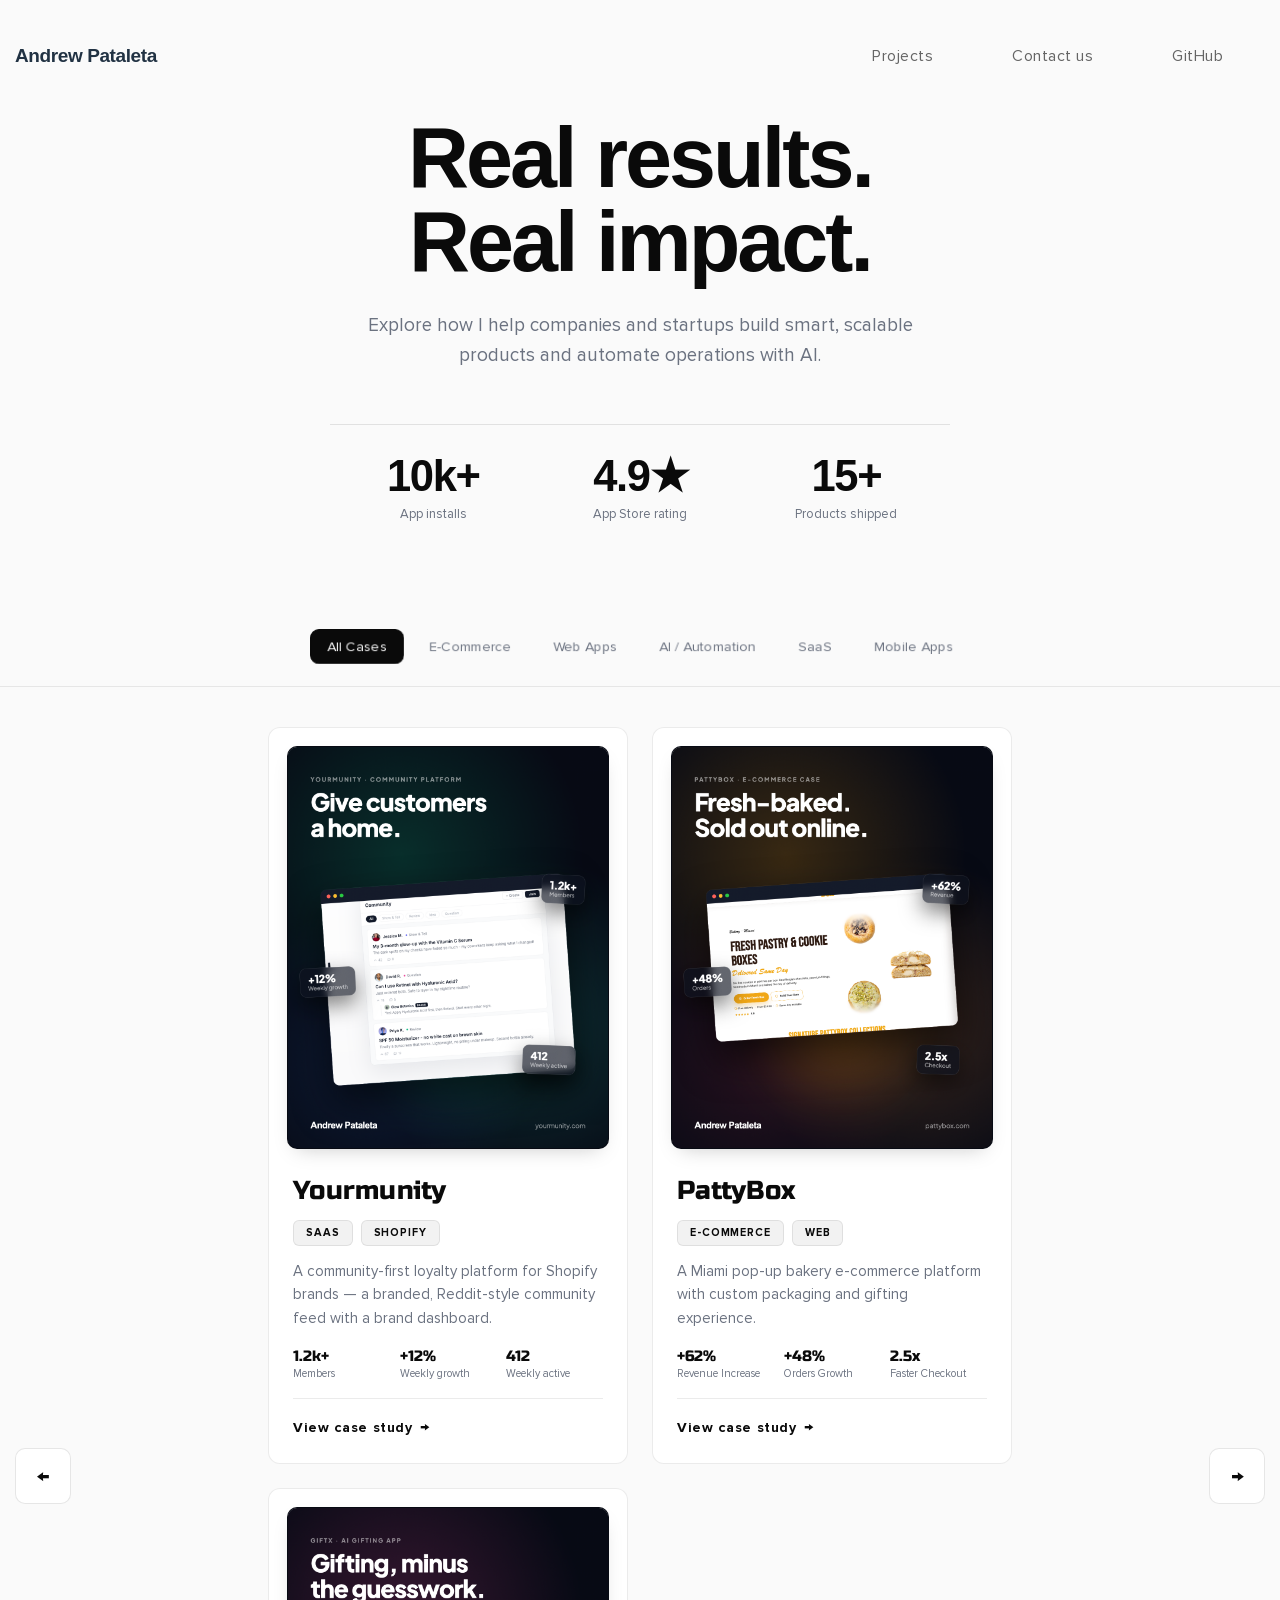
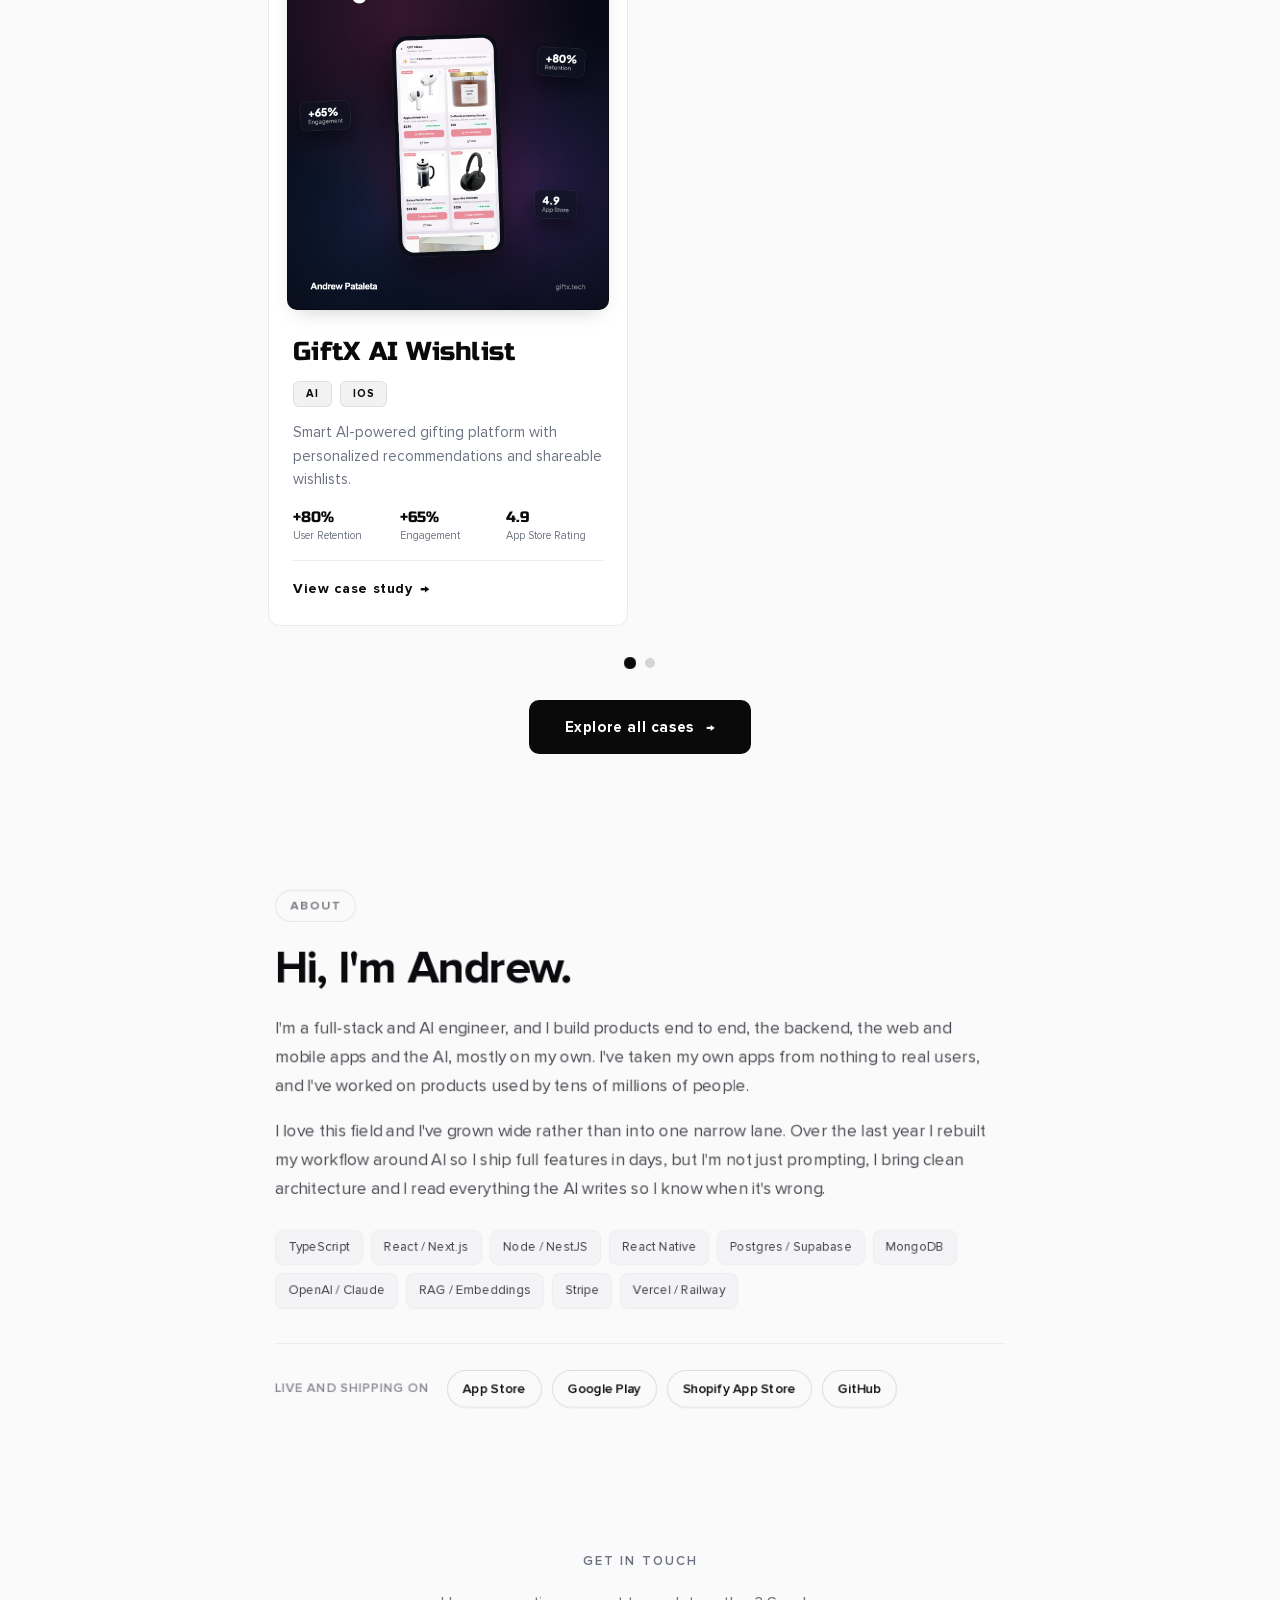
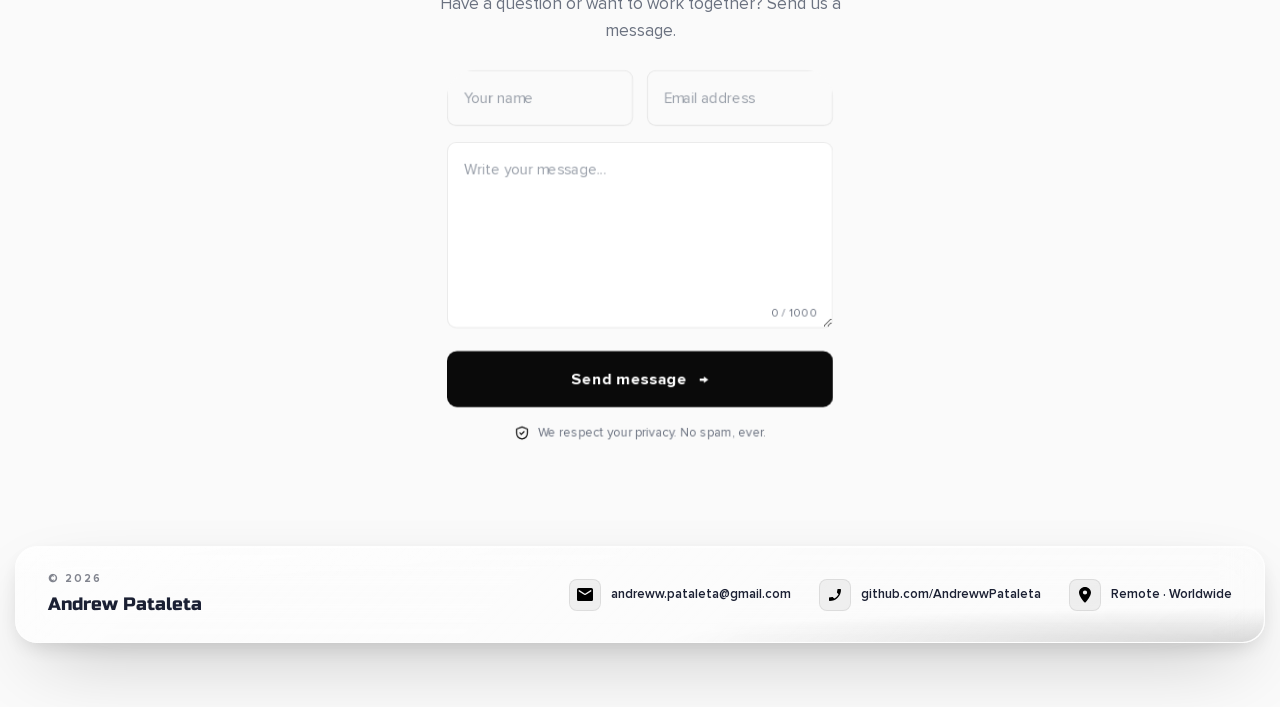
<file: index.html>
<!doctype html>
<html lang="en">
  <head>
    <meta charset="UTF-8" />
    <meta name="viewport" content="width=device-width, initial-scale=1.0, viewport-fit=cover" />
    <meta name="format-detection" content="telephone=no" />
    <meta name="theme-color" content="#12151d" />
    <meta name="color-scheme" content="light" />
    <meta name="referrer" content="strict-origin-when-cross-origin" />

    <title>PatStudio — AI integration & automation studio for real businesses</title>
    <meta name="description" content="PatStudio builds practical IT services and integrates AI agents into existing CRM, support, analytics and operations — for established companies and ambitious startups." />
    <meta name="keywords" content="AI integration, AI agents, automation, custom software, web development, mobile apps, MVP, SaaS, e-commerce, AI consulting, PatStudio" />
    <meta name="author" content="PatStudio LLC" />
    <meta name="robots" content="index,follow,max-image-preview:large,max-snippet:-1,max-video-preview:-1" />
    <meta name="googlebot" content="index,follow" />

    <link rel="canonical" href="https://patstudio.tech/en" />
    <link rel="alternate" hreflang="en" href="https://patstudio.tech/en" />
    <link rel="alternate" hreflang="ru" href="https://patstudio.tech/ru" />
    <link rel="alternate" hreflang="es" href="https://patstudio.tech/es" />
    <link rel="alternate" hreflang="de" href="https://patstudio.tech/de" />
    <link rel="alternate" hreflang="fr" href="https://patstudio.tech/fr" />
    <link rel="alternate" hreflang="pt" href="https://patstudio.tech/pt" />
    <link rel="alternate" hreflang="zh" href="https://patstudio.tech/zh" />
    <link rel="alternate" hreflang="ar" href="https://patstudio.tech/ar" />
    <link rel="alternate" hreflang="x-default" href="https://patstudio.tech/en" />

    <meta property="og:type" content="website" />
    <meta property="og:site_name" content="PatStudio" />
    <meta property="og:title" content="PatStudio — AI integration & automation studio for real businesses" />
    <meta property="og:description" content="Real cases. Real impact. We help companies and startups build smart, scalable products and automate operations with AI." />
    <meta property="og:url" content="https://patstudio.tech/en" />
    <meta property="og:image" content="https://patstudio.tech/img/common/og-cover.jpg" />
    <meta property="og:image:secure_url" content="https://patstudio.tech/img/common/og-cover.jpg" />
    <meta property="og:image:width" content="1200" />
    <meta property="og:image:height" content="630" />
    <meta property="og:image:alt" content="PatStudio — AI integration & automation studio" />
    <meta property="og:locale" content="en_US" />
    <meta property="og:locale:alternate" content="ru_RU" />
    <meta property="og:locale:alternate" content="es_ES" />
    <meta property="og:locale:alternate" content="de_DE" />
    <meta property="og:locale:alternate" content="fr_FR" />
    <meta property="og:locale:alternate" content="pt_PT" />
    <meta property="og:locale:alternate" content="zh_CN" />
    <meta property="og:locale:alternate" content="ar_AR" />

    <meta name="twitter:card" content="summary_large_image" />
    <meta name="twitter:site" content="@patstudio" />
    <meta name="twitter:creator" content="@patstudio" />
    <meta name="twitter:title" content="PatStudio — AI integration & automation studio for real businesses" />
    <meta name="twitter:description" content="Real cases. Real impact. We help companies and startups build smart, scalable products and automate operations with AI." />
    <meta name="twitter:image" content="https://patstudio.tech/img/common/og-cover.jpg" />
    <meta name="twitter:image:alt" content="PatStudio — AI integration & automation studio" />

    <link rel="icon" href="/favicon.ico" sizes="48x48" />
    <link rel="icon" type="image/svg+xml" href="/favicon.svg" />
    <link rel="icon" type="image/png" sizes="32x32" href="/favicon-32.png" />
    <link rel="icon" type="image/png" sizes="16x16" href="/favicon-16.png" />
    <link rel="apple-touch-icon" sizes="180x180" href="/apple-touch-icon.png" />
    <link rel="manifest" href="/manifest.webmanifest" />

    <link rel="preconnect" href="https://fonts.googleapis.com" />
    <link rel="preconnect" href="https://fonts.gstatic.com" crossorigin />

    <script type="application/ld+json">
    {
      "@context": "https://schema.org",
      "@type": "Organization",
      "name": "PatStudio",
      "alternateName": "PatStudio LLC",
      "url": "https://patstudio.tech",
      "logo": "https://patstudio.tech/img/common/logo.jpeg",
      "image": "https://patstudio.tech/img/common/og-cover.jpg",
      "description": "PatStudio builds practical IT services and integrates AI agents into existing CRM, support, analytics and operations.",
      "foundingDate": "2021",
      "address": {
        "@type": "PostalAddress",
        "streetAddress": "17071 Miami Dixie Hwy",
        "addressLocality": "Miami",
        "addressRegion": "FL",
        "postalCode": "33160",
        "addressCountry": "US"
      },
      "contactPoint": [{
        "@type": "ContactPoint",
        "contactType": "customer support",
        "email": "connect@patstudio.tech",
        "telephone": "+1-305-784-9429",
        "areaServed": "Worldwide",
        "availableLanguage": ["English", "Russian", "Spanish", "German", "French", "Portuguese", "Chinese", "Arabic"]
      }],
      "sameAs": [
        "https://github.com/patstudio",
        "https://www.linkedin.com/company/patstudio",
        "https://x.com/patstudio"
      ]
    }
    </script>

    <script type="application/ld+json">
    {
      "@context": "https://schema.org",
      "@type": "WebSite",
      "name": "PatStudio",
      "url": "https://patstudio.tech",
      "inLanguage": ["en", "ru", "es", "de", "fr", "pt", "zh", "ar"],
      "publisher": { "@type": "Organization", "name": "PatStudio" },
      "potentialAction": {
        "@type": "SearchAction",
        "target": "https://patstudio.tech/en?q={search_term_string}",
        "query-input": "required name=search_term_string"
      }
    }
    </script>
    <script type="module" crossorigin src="/assets/index-DtVHKmX6.js"></script>
    <link rel="stylesheet" crossorigin href="/assets/index-BFW7_nYM.css">
  </head>
  <body>
    <div id="root"></div>
    <noscript>
      <p style="font-family: system-ui, sans-serif; padding: 24px; max-width: 720px; margin: 0 auto;">
        PatStudio — AI integration &amp; automation studio. Real cases, real impact.
        We help companies and startups build smart, scalable products and automate operations with AI.
        Please enable JavaScript to view the full experience, or contact us at
        <a href="mailto:connect@patstudio.tech">connect@patstudio.tech</a>.
      </p>
    </noscript>
  </body>
</html>
</file>
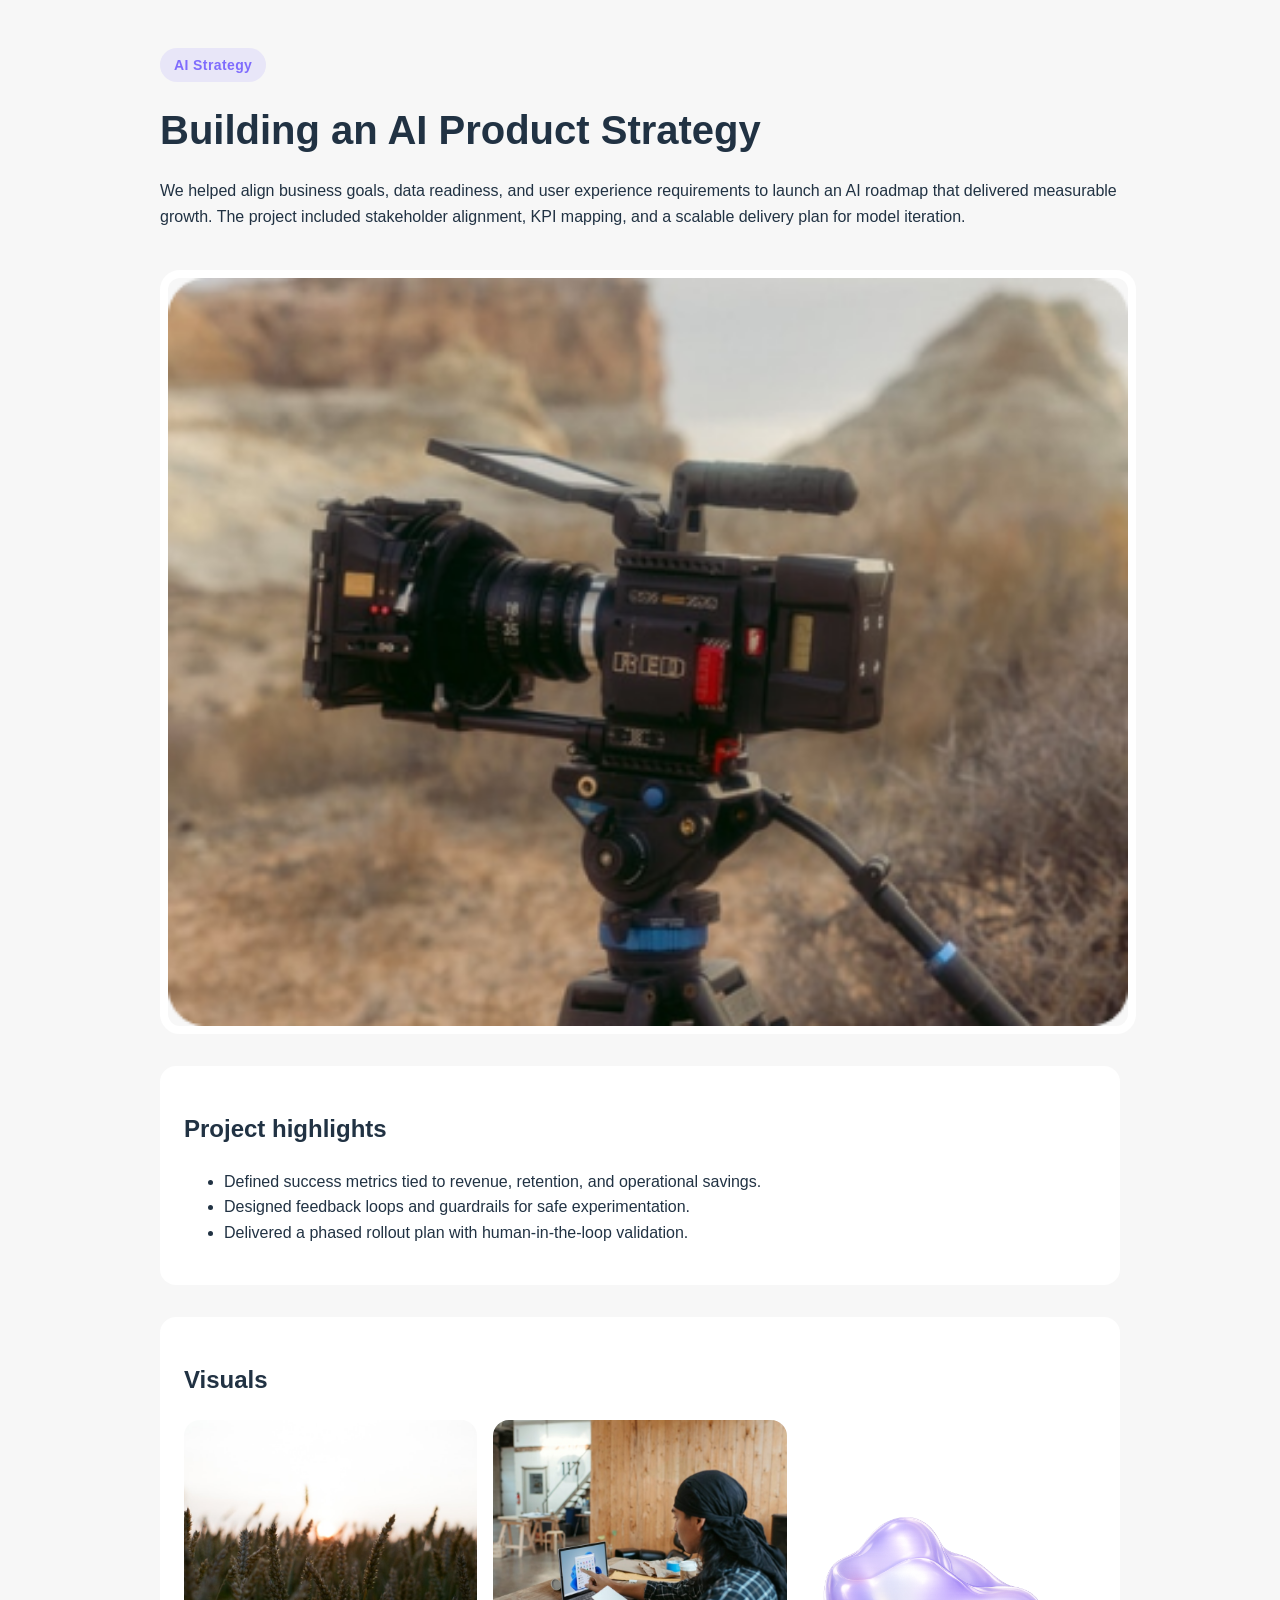
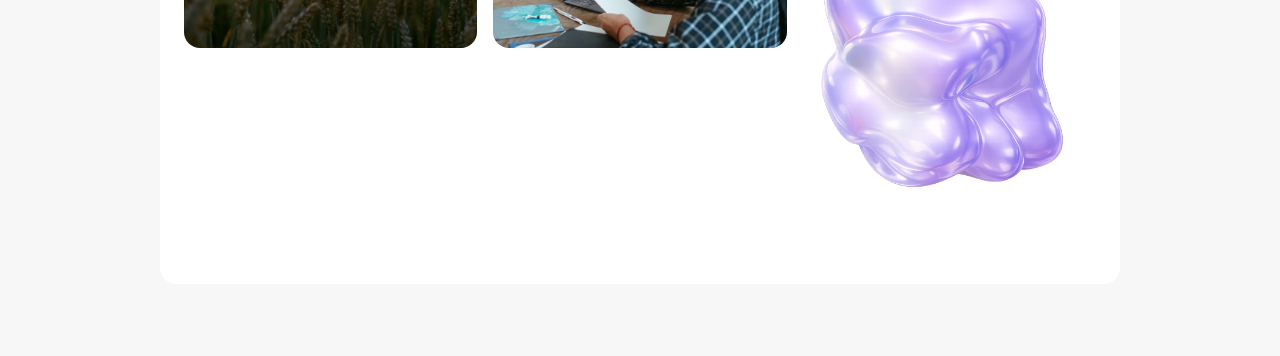
<file: blogs/ai-product-strategy.html>
<!doctype html>
<html lang="en">
  <head>
    <meta charset="UTF-8" />
    <meta name="viewport" content="width=device-width, initial-scale=1.0" />
    <title>AI Product Strategy Project</title>
    <style>
      body {
        margin: 0;
        font-family: "ProximaNova", Arial, sans-serif;
        background: #f7f7f7;
        color: #213243;
        line-height: 1.6;
      }
      .page {
        max-width: 960px;
        margin: 0 auto;
        padding: 48px 20px 72px;
      }
      .hero {
        display: grid;
        gap: 24px;
        grid-template-columns: minmax(0, 1fr);
        align-items: center;
      }
      .hero img {
        width: 100%;
        border-radius: 20px;
        border: 8px solid #fff;
        object-fit: cover;
      }
      .tag {
        display: inline-block;
        background: rgba(127, 108, 253, 0.12);
        color: #7f6cfd;
        padding: 6px 14px;
        border-radius: 999px;
        font-weight: 600;
        font-size: 14px;
        letter-spacing: 0.4px;
      }
      h1 {
        font-size: 40px;
        margin: 16px 0;
      }
      .section {
        margin-top: 32px;
        background: #fff;
        padding: 24px;
        border-radius: 16px;
      }
      .gallery {
        display: grid;
        gap: 16px;
        grid-template-columns: repeat(auto-fit, minmax(220px, 1fr));
      }
      .gallery img {
        width: 100%;
        border-radius: 16px;
        object-fit: cover;
      }
    </style>
  </head>
  <body>
    <main class="page">
      <div class="hero">
        <div>
          <span class="tag">AI Strategy</span>
          <h1>Building an AI Product Strategy</h1>
          <p>
            We helped align business goals, data readiness, and user experience requirements to launch
            an AI roadmap that delivered measurable growth. The project included stakeholder
            alignment, KPI mapping, and a scalable delivery plan for model iteration.
          </p>
        </div>
        <img src="../img/posts/img1.webp" alt="AI strategy project" />
      </div>

      <section class="section">
        <h2>Project highlights</h2>
        <ul>
          <li>Defined success metrics tied to revenue, retention, and operational savings.</li>
          <li>Designed feedback loops and guardrails for safe experimentation.</li>
          <li>Delivered a phased rollout plan with human-in-the-loop validation.</li>
        </ul>
      </section>

      <section class="section">
        <h2>Visuals</h2>
        <div class="gallery">
          <img src="../img/posts/img2.webp" alt="Roadmap planning" />
          <img src="../img/posts/img3.webp" alt="Experiment tracking" />
          <img src="../img/posts/illustration.png" alt="Stakeholder alignment" />
        </div>
      </section>
    </main>
  </body>
</html>
</file>
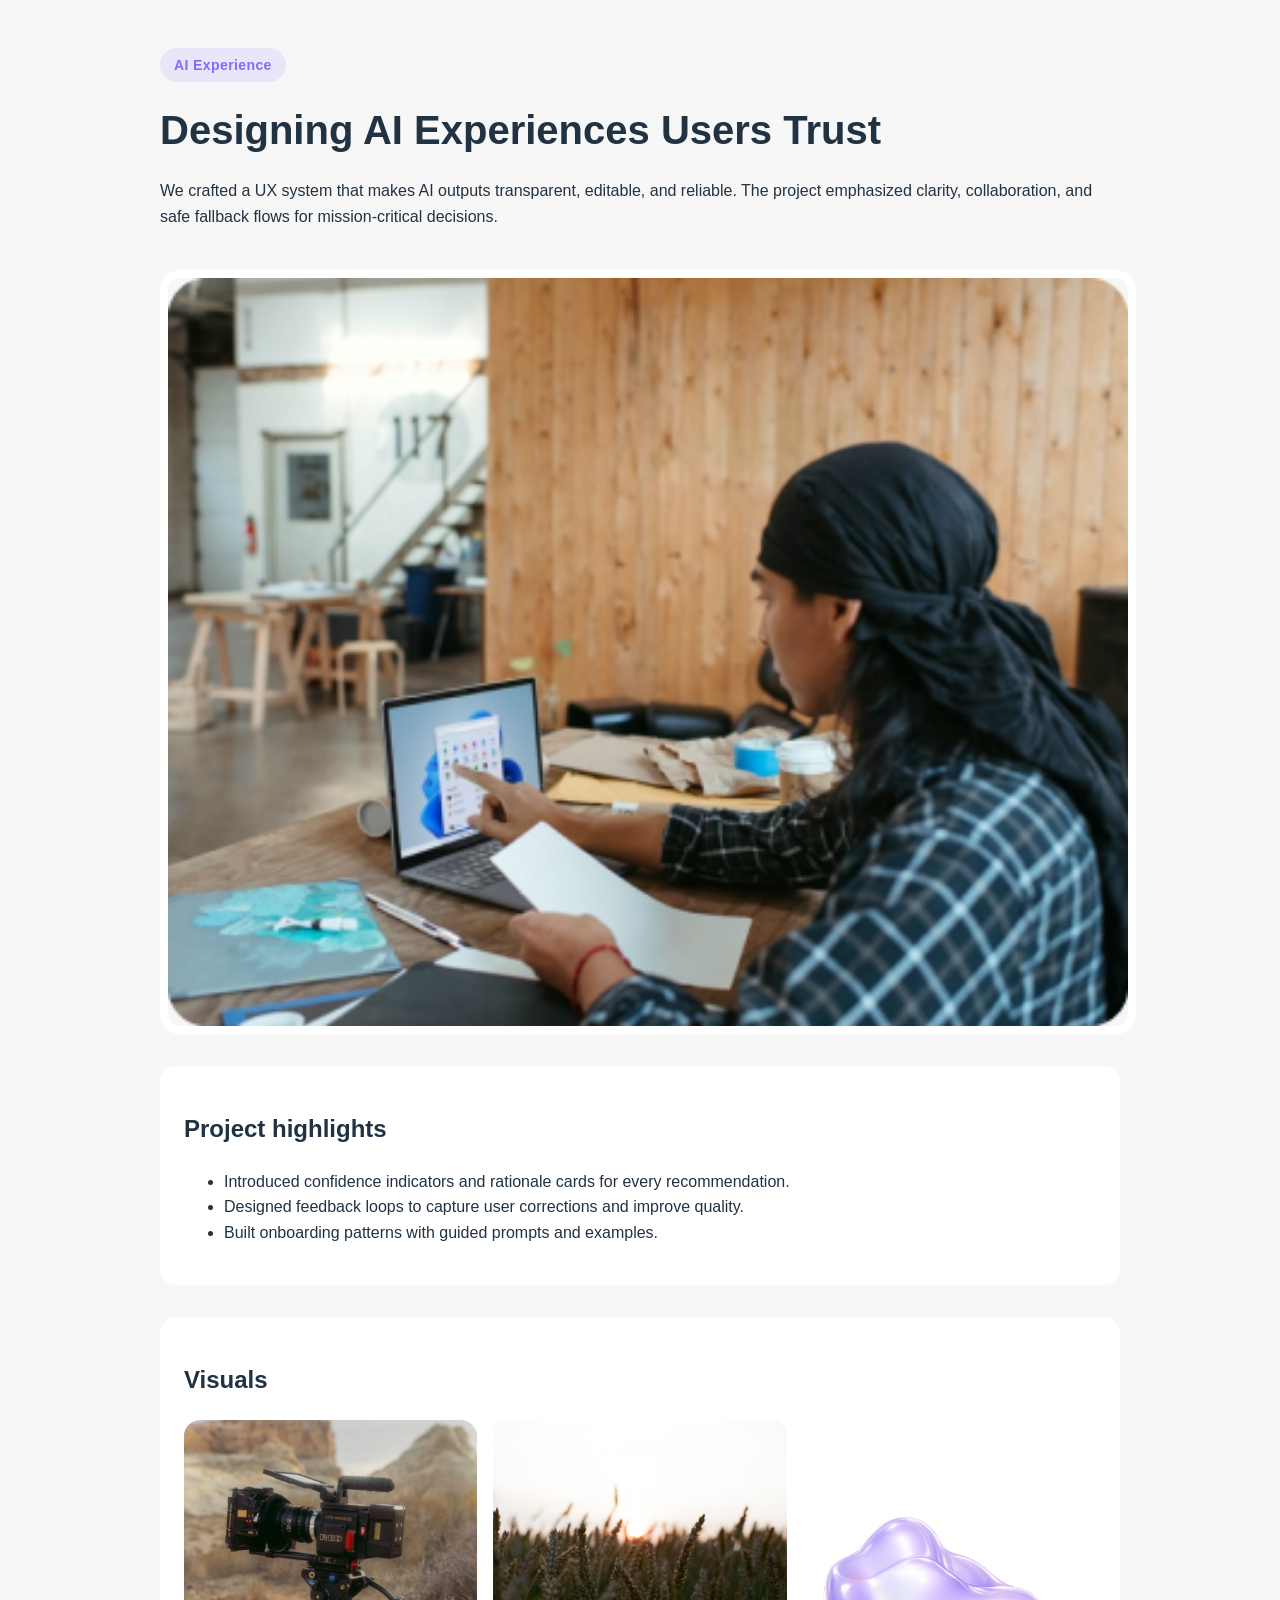
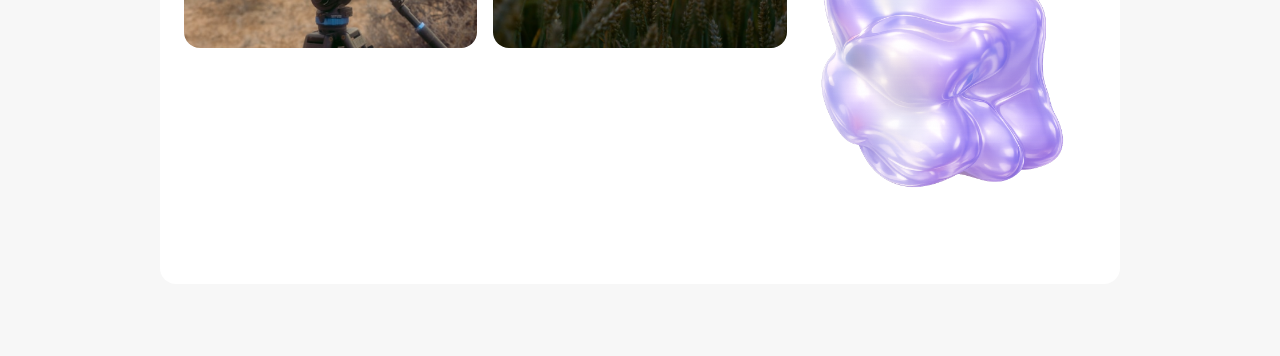
<file: blogs/ai-ux-design.html>
<!doctype html>
<html lang="en">
  <head>
    <meta charset="UTF-8" />
    <meta name="viewport" content="width=device-width, initial-scale=1.0" />
    <title>AI UX Design Project</title>
    <style>
      body {
        margin: 0;
        font-family: "ProximaNova", Arial, sans-serif;
        background: #f7f7f7;
        color: #213243;
        line-height: 1.6;
      }
      .page {
        max-width: 960px;
        margin: 0 auto;
        padding: 48px 20px 72px;
      }
      .hero {
        display: grid;
        gap: 24px;
        grid-template-columns: minmax(0, 1fr);
        align-items: center;
      }
      .hero img {
        width: 100%;
        border-radius: 20px;
        border: 8px solid #fff;
        object-fit: cover;
      }
      .tag {
        display: inline-block;
        background: rgba(127, 108, 253, 0.12);
        color: #7f6cfd;
        padding: 6px 14px;
        border-radius: 999px;
        font-weight: 600;
        font-size: 14px;
        letter-spacing: 0.4px;
      }
      h1 {
        font-size: 40px;
        margin: 16px 0;
      }
      .section {
        margin-top: 32px;
        background: #fff;
        padding: 24px;
        border-radius: 16px;
      }
      .gallery {
        display: grid;
        gap: 16px;
        grid-template-columns: repeat(auto-fit, minmax(220px, 1fr));
      }
      .gallery img {
        width: 100%;
        border-radius: 16px;
        object-fit: cover;
      }
    </style>
  </head>
  <body>
    <main class="page">
      <div class="hero">
        <div>
          <span class="tag">AI Experience</span>
          <h1>Designing AI Experiences Users Trust</h1>
          <p>
            We crafted a UX system that makes AI outputs transparent, editable, and reliable. The
            project emphasized clarity, collaboration, and safe fallback flows for mission-critical
            decisions.
          </p>
        </div>
        <img src="../img/posts/img3.webp" alt="AI UX design" />
      </div>

      <section class="section">
        <h2>Project highlights</h2>
        <ul>
          <li>Introduced confidence indicators and rationale cards for every recommendation.</li>
          <li>Designed feedback loops to capture user corrections and improve quality.</li>
          <li>Built onboarding patterns with guided prompts and examples.</li>
        </ul>
      </section>

      <section class="section">
        <h2>Visuals</h2>
        <div class="gallery">
          <img src="../img/posts/img1.webp" alt="Feedback interface" />
          <img src="../img/posts/img2.webp" alt="Trust indicators" />
          <img src="../img/posts/illustration.png" alt="Design system" />
        </div>
      </section>
    </main>
  </body>
</html>
</file>
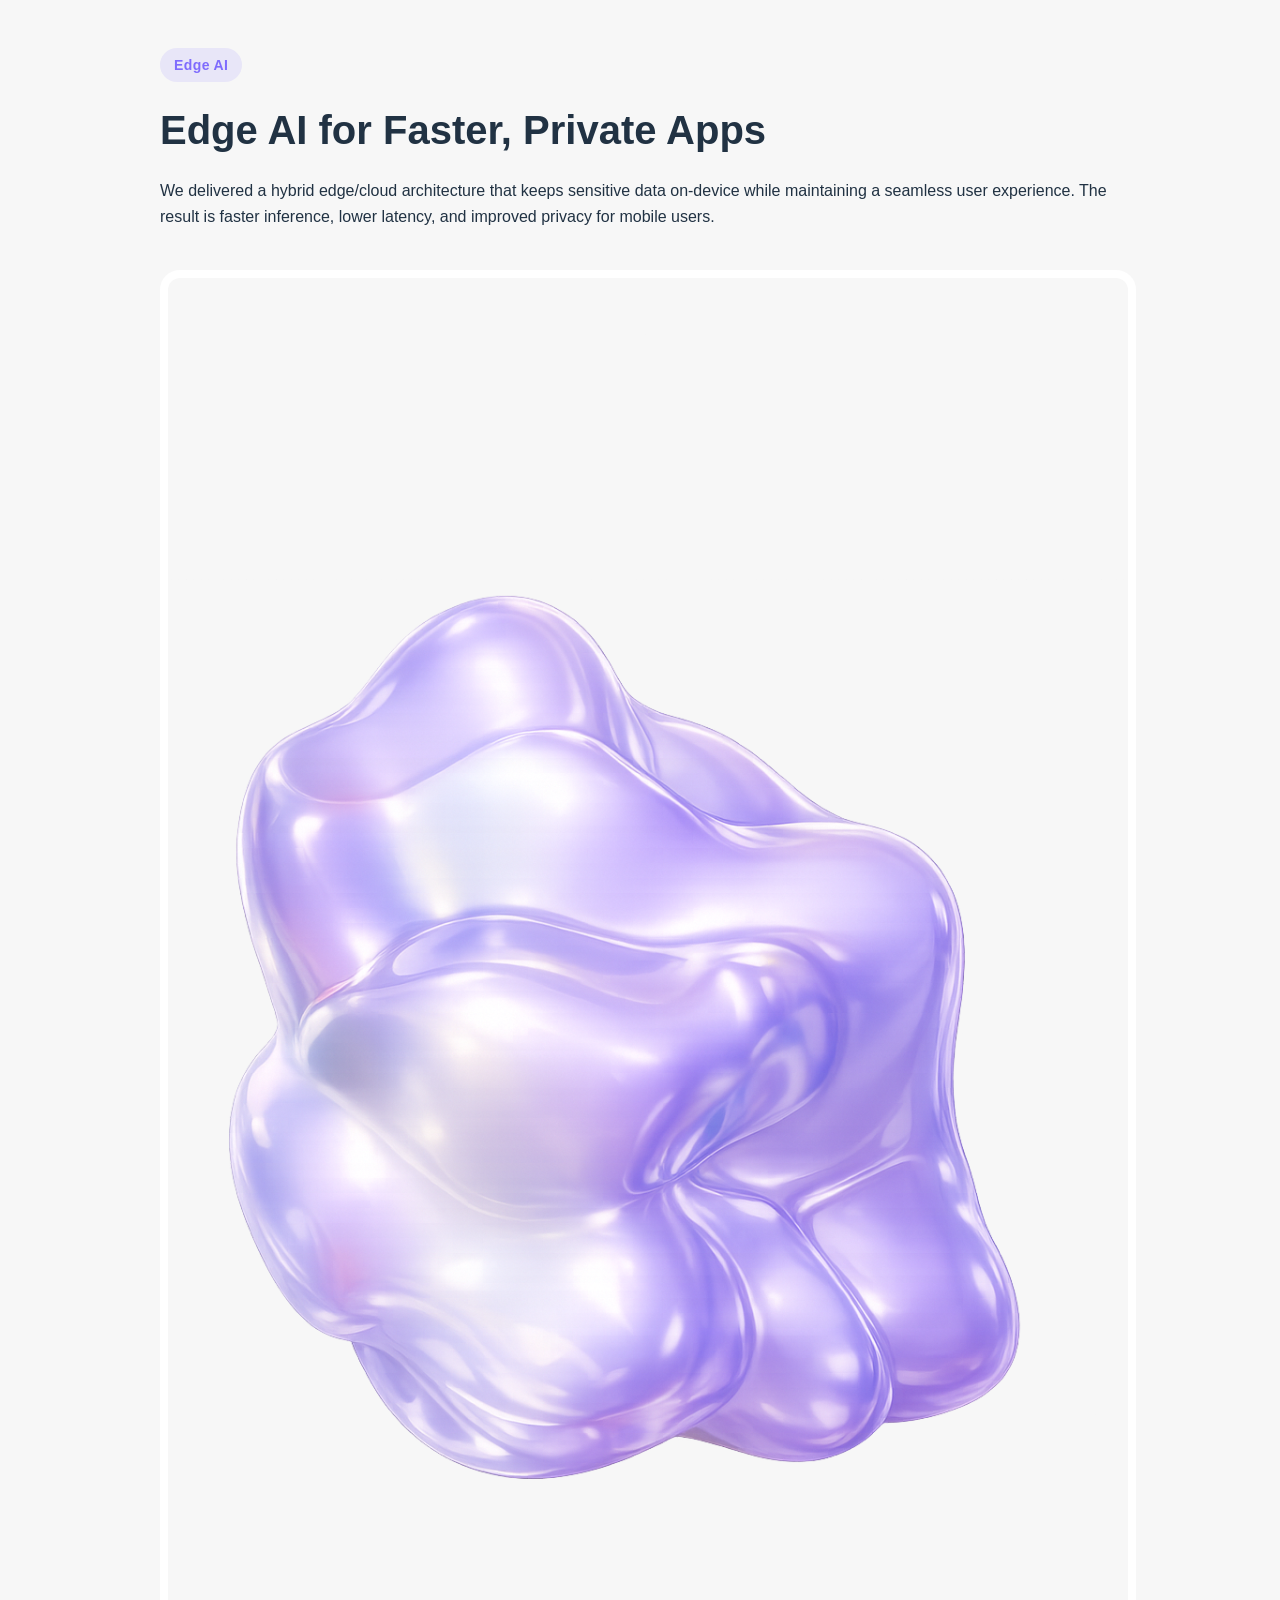
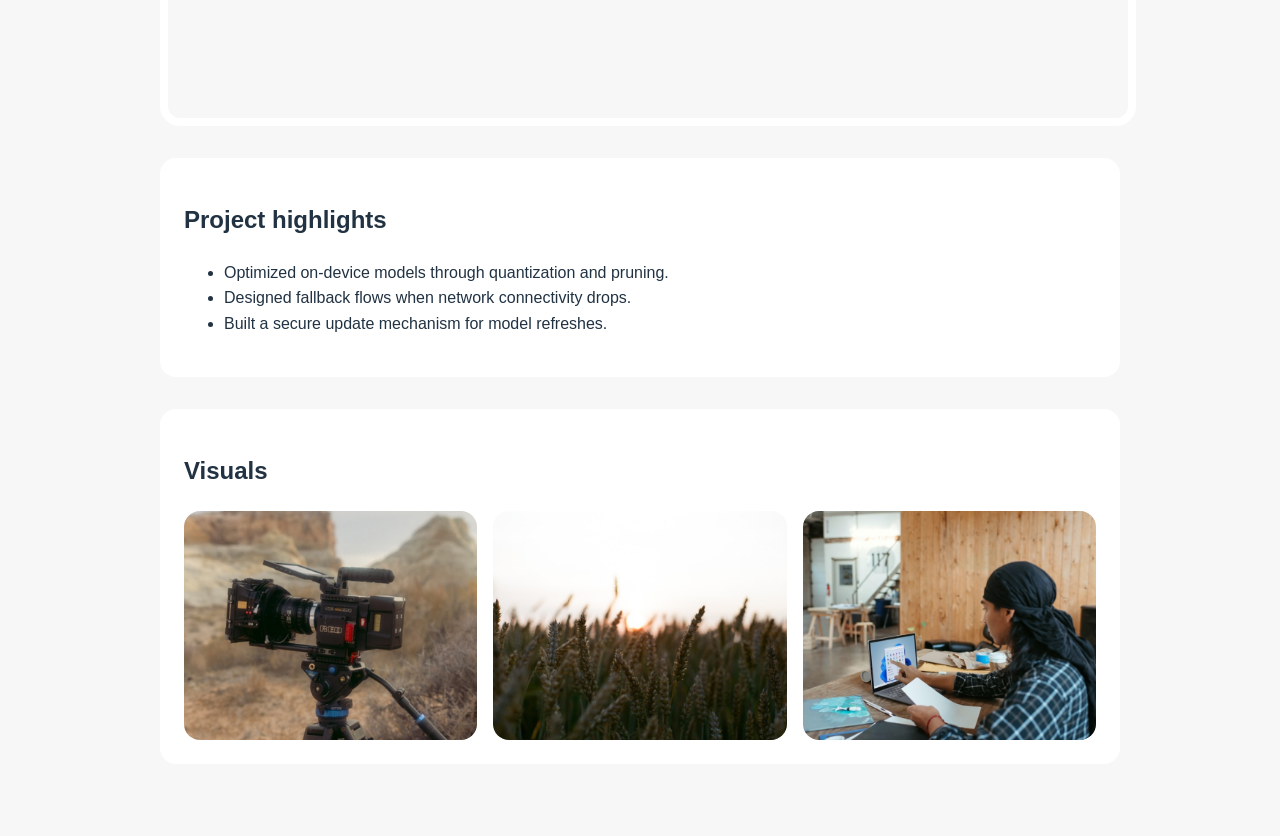
<file: blogs/edge-ai-apps.html>
<!doctype html>
<html lang="en">
  <head>
    <meta charset="UTF-8" />
    <meta name="viewport" content="width=device-width, initial-scale=1.0" />
    <title>Edge AI Apps Project</title>
    <style>
      body {
        margin: 0;
        font-family: "ProximaNova", Arial, sans-serif;
        background: #f7f7f7;
        color: #213243;
        line-height: 1.6;
      }
      .page {
        max-width: 960px;
        margin: 0 auto;
        padding: 48px 20px 72px;
      }
      .hero {
        display: grid;
        gap: 24px;
        grid-template-columns: minmax(0, 1fr);
        align-items: center;
      }
      .hero img {
        width: 100%;
        border-radius: 20px;
        border: 8px solid #fff;
        object-fit: cover;
      }
      .tag {
        display: inline-block;
        background: rgba(127, 108, 253, 0.12);
        color: #7f6cfd;
        padding: 6px 14px;
        border-radius: 999px;
        font-weight: 600;
        font-size: 14px;
        letter-spacing: 0.4px;
      }
      h1 {
        font-size: 40px;
        margin: 16px 0;
      }
      .section {
        margin-top: 32px;
        background: #fff;
        padding: 24px;
        border-radius: 16px;
      }
      .gallery {
        display: grid;
        gap: 16px;
        grid-template-columns: repeat(auto-fit, minmax(220px, 1fr));
      }
      .gallery img {
        width: 100%;
        border-radius: 16px;
        object-fit: cover;
      }
    </style>
  </head>
  <body>
    <main class="page">
      <div class="hero">
        <div>
          <span class="tag">Edge AI</span>
          <h1>Edge AI for Faster, Private Apps</h1>
          <p>
            We delivered a hybrid edge/cloud architecture that keeps sensitive data on-device while
            maintaining a seamless user experience. The result is faster inference, lower latency,
            and improved privacy for mobile users.
          </p>
        </div>
        <img src="../img/posts/illustration.png" alt="Edge AI apps" />
      </div>

      <section class="section">
        <h2>Project highlights</h2>
        <ul>
          <li>Optimized on-device models through quantization and pruning.</li>
          <li>Designed fallback flows when network connectivity drops.</li>
          <li>Built a secure update mechanism for model refreshes.</li>
        </ul>
      </section>

      <section class="section">
        <h2>Visuals</h2>
        <div class="gallery">
          <img src="../img/posts/img1.webp" alt="Edge inference flow" />
          <img src="../img/posts/img2.webp" alt="Device performance" />
          <img src="../img/posts/img3.webp" alt="Hybrid architecture" />
        </div>
      </section>
    </main>
  </body>
</html>
</file>
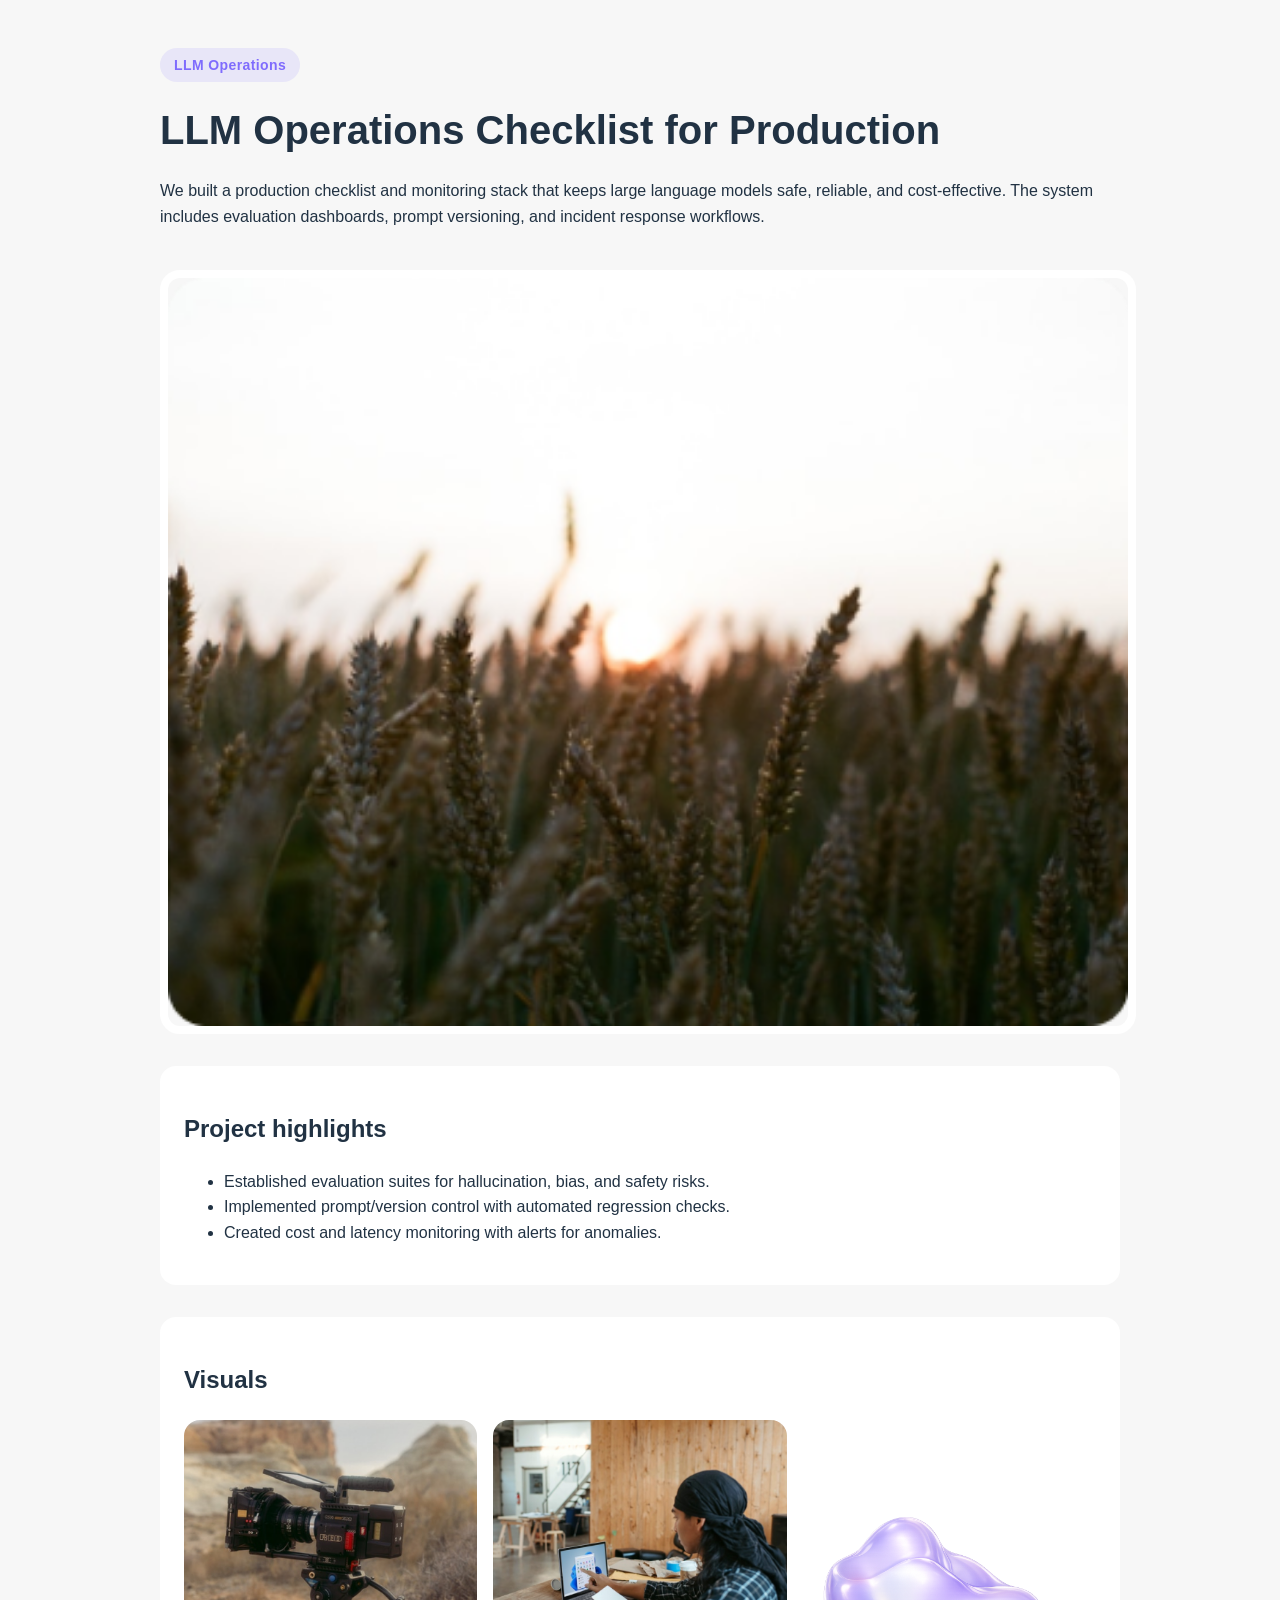
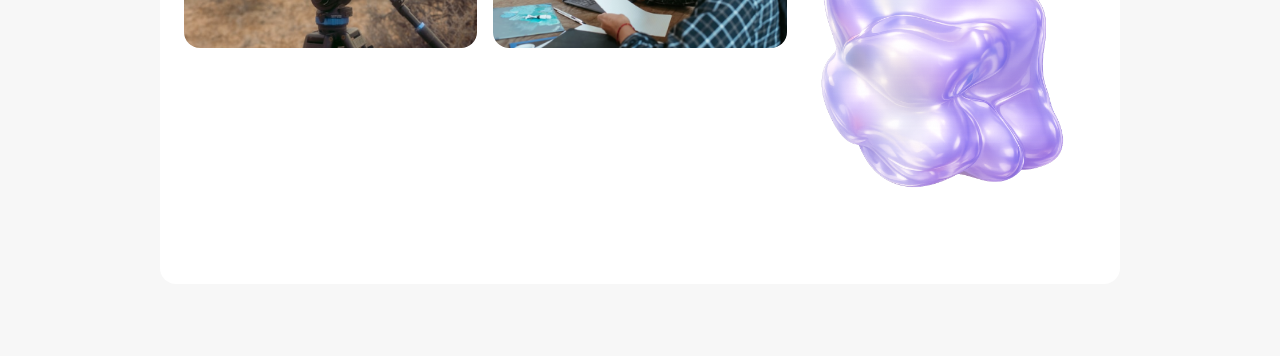
<file: blogs/llm-operations.html>
<!doctype html>
<html lang="en">
  <head>
    <meta charset="UTF-8" />
    <meta name="viewport" content="width=device-width, initial-scale=1.0" />
    <title>LLM Operations Project</title>
    <style>
      body {
        margin: 0;
        font-family: "ProximaNova", Arial, sans-serif;
        background: #f7f7f7;
        color: #213243;
        line-height: 1.6;
      }
      .page {
        max-width: 960px;
        margin: 0 auto;
        padding: 48px 20px 72px;
      }
      .hero {
        display: grid;
        gap: 24px;
        grid-template-columns: minmax(0, 1fr);
        align-items: center;
      }
      .hero img {
        width: 100%;
        border-radius: 20px;
        border: 8px solid #fff;
        object-fit: cover;
      }
      .tag {
        display: inline-block;
        background: rgba(127, 108, 253, 0.12);
        color: #7f6cfd;
        padding: 6px 14px;
        border-radius: 999px;
        font-weight: 600;
        font-size: 14px;
        letter-spacing: 0.4px;
      }
      h1 {
        font-size: 40px;
        margin: 16px 0;
      }
      .section {
        margin-top: 32px;
        background: #fff;
        padding: 24px;
        border-radius: 16px;
      }
      .gallery {
        display: grid;
        gap: 16px;
        grid-template-columns: repeat(auto-fit, minmax(220px, 1fr));
      }
      .gallery img {
        width: 100%;
        border-radius: 16px;
        object-fit: cover;
      }
    </style>
  </head>
  <body>
    <main class="page">
      <div class="hero">
        <div>
          <span class="tag">LLM Operations</span>
          <h1>LLM Operations Checklist for Production</h1>
          <p>
            We built a production checklist and monitoring stack that keeps large language models
            safe, reliable, and cost-effective. The system includes evaluation dashboards, prompt
            versioning, and incident response workflows.
          </p>
        </div>
        <img src="../img/posts/img2.webp" alt="LLM operations" />
      </div>

      <section class="section">
        <h2>Project highlights</h2>
        <ul>
          <li>Established evaluation suites for hallucination, bias, and safety risks.</li>
          <li>Implemented prompt/version control with automated regression checks.</li>
          <li>Created cost and latency monitoring with alerts for anomalies.</li>
        </ul>
      </section>

      <section class="section">
        <h2>Visuals</h2>
        <div class="gallery">
          <img src="../img/posts/img1.webp" alt="Quality monitoring" />
          <img src="../img/posts/img3.webp" alt="Prompt versioning" />
          <img src="../img/posts/illustration.png" alt="Operations workflow" />
        </div>
      </section>
    </main>
  </body>
</html>
</file>
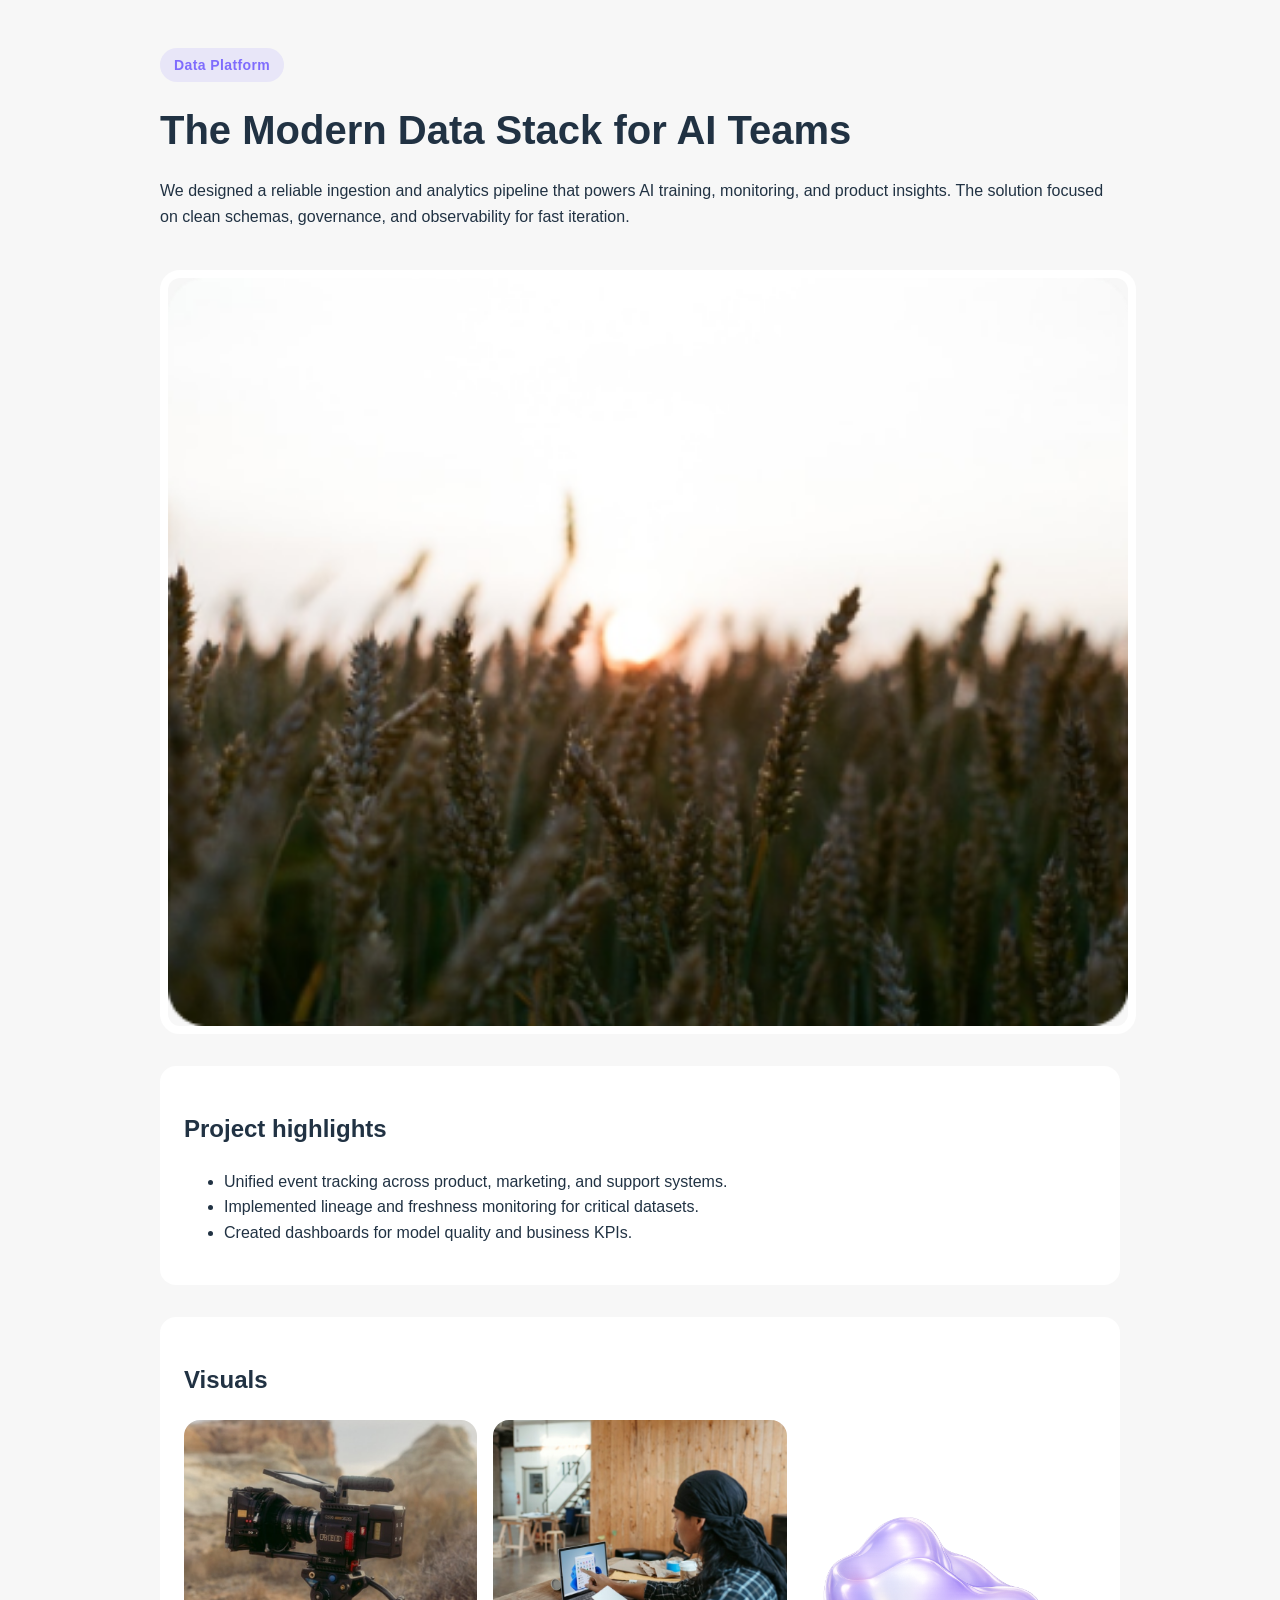
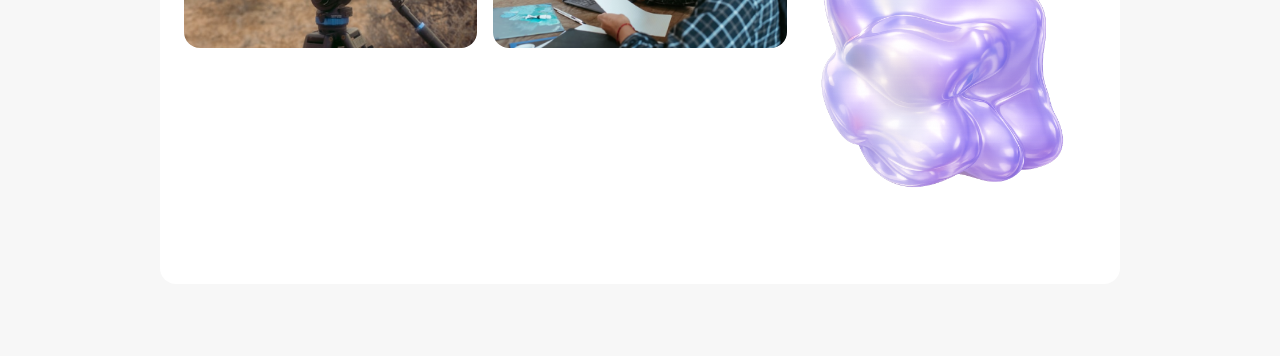
<file: blogs/modern-data-stack.html>
<!doctype html>
<html lang="en">
  <head>
    <meta charset="UTF-8" />
    <meta name="viewport" content="width=device-width, initial-scale=1.0" />
    <title>Modern Data Stack Project</title>
    <style>
      body {
        margin: 0;
        font-family: "ProximaNova", Arial, sans-serif;
        background: #f7f7f7;
        color: #213243;
        line-height: 1.6;
      }
      .page {
        max-width: 960px;
        margin: 0 auto;
        padding: 48px 20px 72px;
      }
      .hero {
        display: grid;
        gap: 24px;
        grid-template-columns: minmax(0, 1fr);
        align-items: center;
      }
      .hero img {
        width: 100%;
        border-radius: 20px;
        border: 8px solid #fff;
        object-fit: cover;
      }
      .tag {
        display: inline-block;
        background: rgba(127, 108, 253, 0.12);
        color: #7f6cfd;
        padding: 6px 14px;
        border-radius: 999px;
        font-weight: 600;
        font-size: 14px;
        letter-spacing: 0.4px;
      }
      h1 {
        font-size: 40px;
        margin: 16px 0;
      }
      .section {
        margin-top: 32px;
        background: #fff;
        padding: 24px;
        border-radius: 16px;
      }
      .gallery {
        display: grid;
        gap: 16px;
        grid-template-columns: repeat(auto-fit, minmax(220px, 1fr));
      }
      .gallery img {
        width: 100%;
        border-radius: 16px;
        object-fit: cover;
      }
    </style>
  </head>
  <body>
    <main class="page">
      <div class="hero">
        <div>
          <span class="tag">Data Platform</span>
          <h1>The Modern Data Stack for AI Teams</h1>
          <p>
            We designed a reliable ingestion and analytics pipeline that powers AI training,
            monitoring, and product insights. The solution focused on clean schemas, governance, and
            observability for fast iteration.
          </p>
        </div>
        <img src="../img/posts/img2.webp" alt="Modern data stack" />
      </div>

      <section class="section">
        <h2>Project highlights</h2>
        <ul>
          <li>Unified event tracking across product, marketing, and support systems.</li>
          <li>Implemented lineage and freshness monitoring for critical datasets.</li>
          <li>Created dashboards for model quality and business KPIs.</li>
        </ul>
      </section>

      <section class="section">
        <h2>Visuals</h2>
        <div class="gallery">
          <img src="../img/posts/img1.webp" alt="Data ingestion map" />
          <img src="../img/posts/img3.webp" alt="Analytics workspace" />
          <img src="../img/posts/illustration.png" alt="Pipeline monitoring" />
        </div>
      </section>
    </main>
  </body>
</html>
</file>
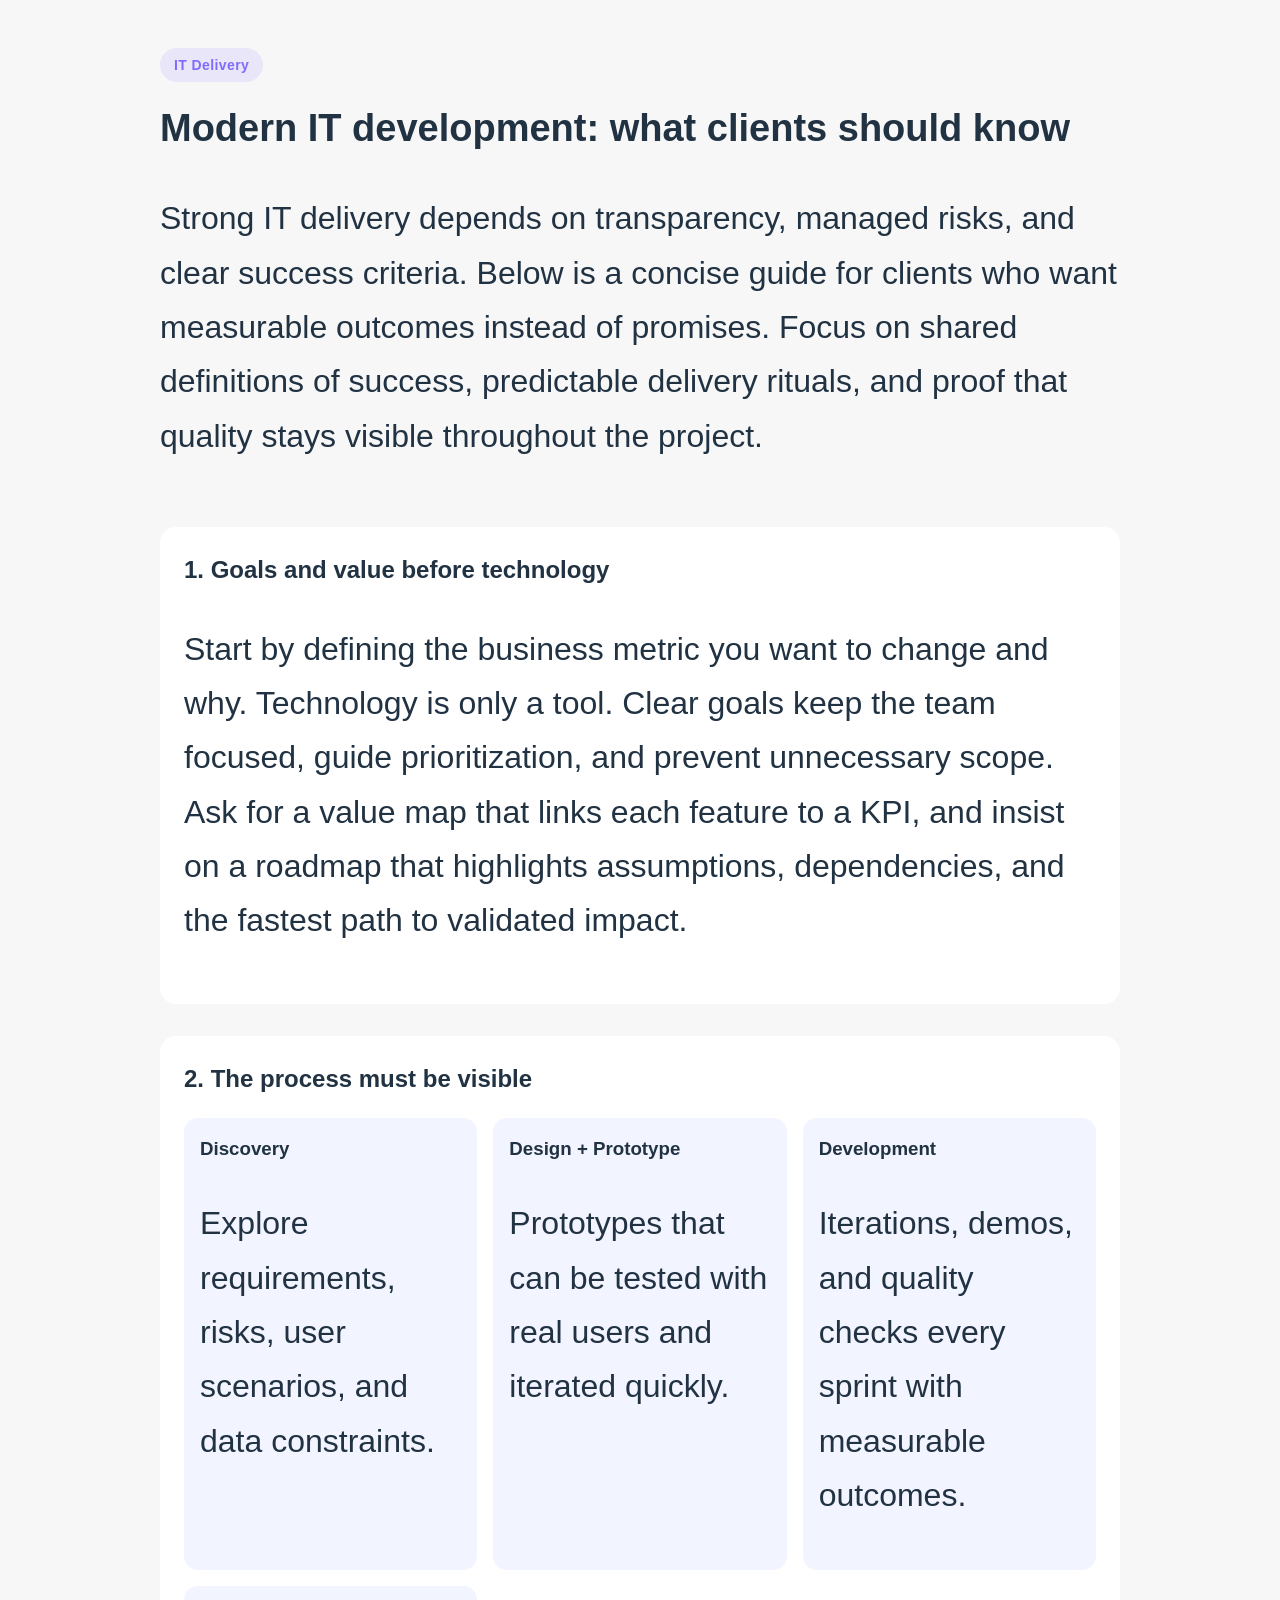
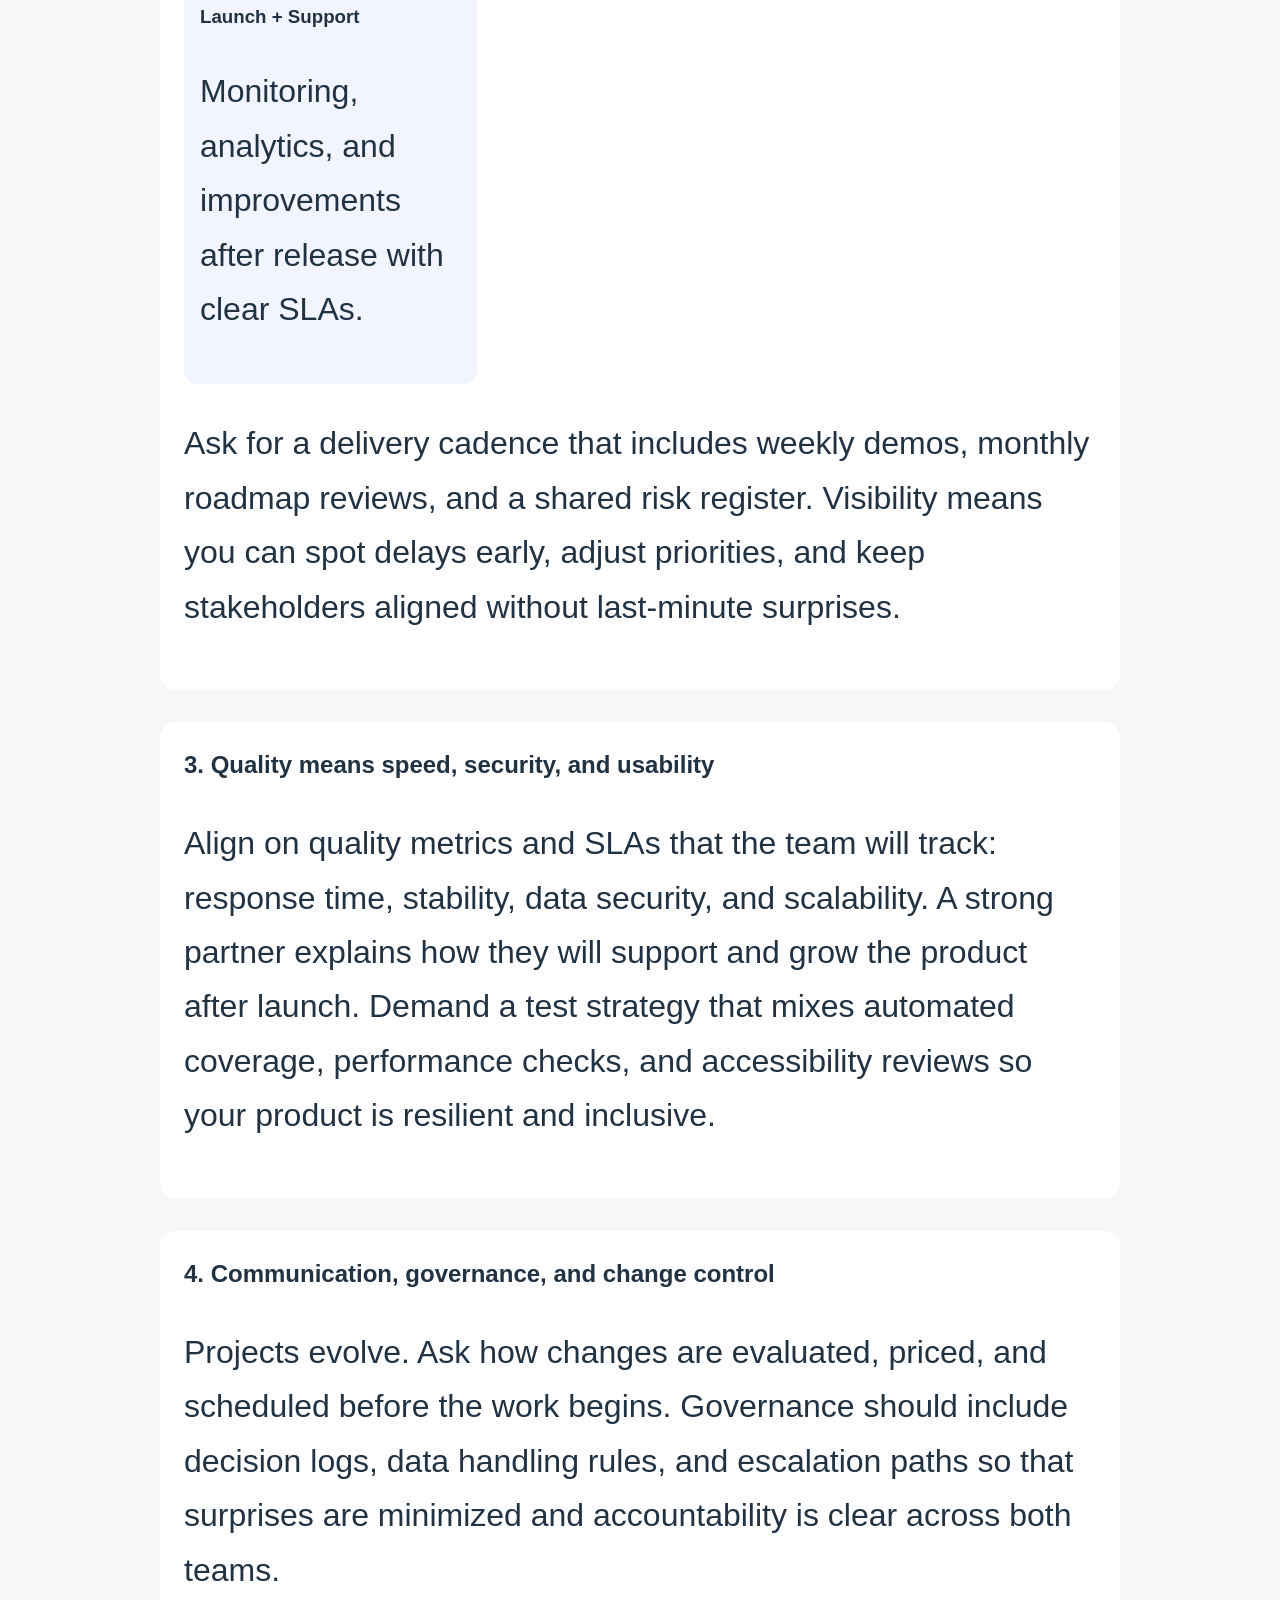
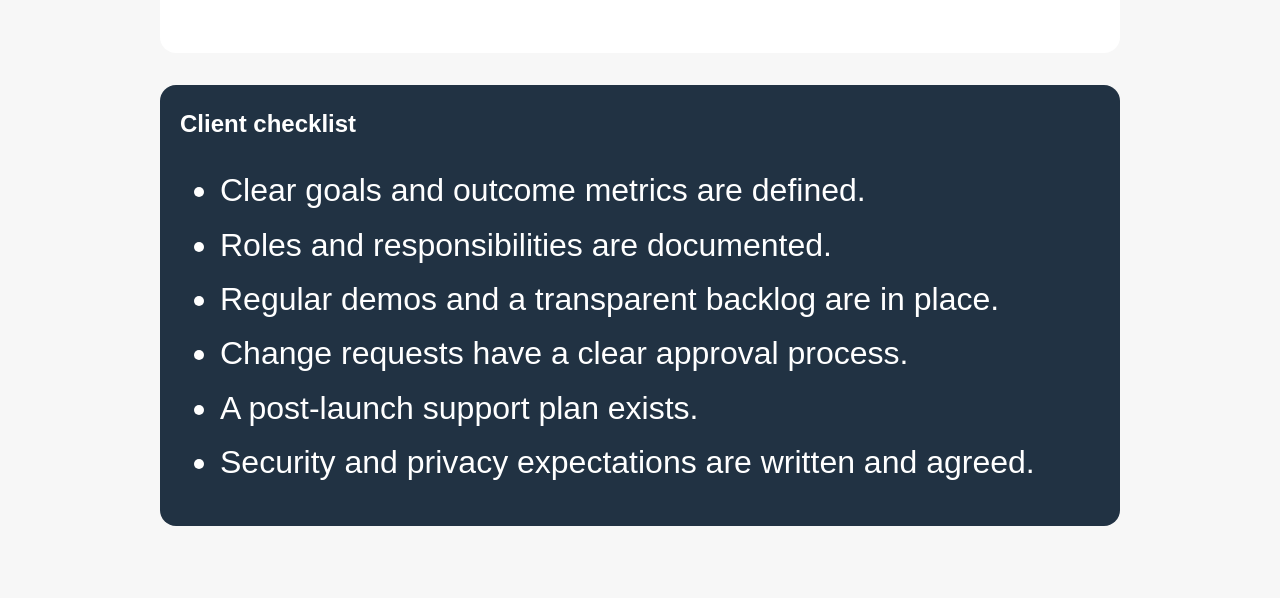
<file: blogs/modern-it-development.html>
<!doctype html>
<html lang="en">
  <head>
    <meta charset="UTF-8" />
    <meta name="viewport" content="width=device-width, initial-scale=1.0" />
    <title>Modern IT development: what clients should know</title>
    <style>
      body {
        margin: 0;
        font-family: "ProximaNova", Arial, sans-serif;
        background: #f7f7f7;
        color: #213243;
        line-height: 1.6;
      }
      .page {
        max-width: 960px;
        margin: 0 auto;
        padding: 48px 20px 72px;
      }
      .hero {
        display: grid;
        gap: 24px;
        grid-template-columns: minmax(0, 1fr);
        align-items: center;
      }
      .page p,
      .page li,
      .grid-item p {
        font-size: 32px;
        line-height: 1.7;
      }
      .tag {
        display: inline-block;
        background: rgba(127, 108, 253, 0.12);
        color: #7f6cfd;
        padding: 6px 14px;
        border-radius: 999px;
        font-weight: 600;
        font-size: 14px;
        letter-spacing: 0.4px;
      }
      h1 {
        font-size: 38px;
        margin: 16px 0;
      }
      .section {
        margin-top: 32px;
        background: #fff;
        padding: 24px;
        border-radius: 16px;
      }
      .section h2 {
        margin-top: 0;
      }
      .grid {
        display: grid;
        gap: 16px;
        grid-template-columns: repeat(auto-fit, minmax(240px, 1fr));
      }
      .grid-item {
        background: #f2f4ff;
        border-radius: 14px;
        padding: 16px;
      }
      .grid-item h3 {
        margin-top: 0;
      }
      .callout {
        background: #213243;
        color: #fff;
        padding: 20px;
        border-radius: 16px;
      }
    </style>
  </head>
  <body>
    <main class="page">
      <div class="hero">
        <div>
          <span class="tag">IT Delivery</span>
          <h1>Modern IT development: what clients should know</h1>
          <p>
            Strong IT delivery depends on transparency, managed risks, and clear success criteria.
            Below is a concise guide for clients who want measurable outcomes instead of promises.
            Focus on shared definitions of success, predictable delivery rituals, and proof that
            quality stays visible throughout the project.
          </p>
        </div>
      </div>

      <section class="section">
        <h2>1. Goals and value before technology</h2>
        <p>
          Start by defining the business metric you want to change and why. Technology is only a
          tool. Clear goals keep the team focused, guide prioritization, and prevent unnecessary
          scope. Ask for a value map that links each feature to a KPI, and insist on a roadmap that
          highlights assumptions, dependencies, and the fastest path to validated impact.
        </p>
      </section>

      <section class="section">
        <h2>2. The process must be visible</h2>
        <div class="grid">
          <div class="grid-item">
            <h3>Discovery</h3>
            <p>Explore requirements, risks, user scenarios, and data constraints.</p>
          </div>
          <div class="grid-item">
            <h3>Design + Prototype</h3>
            <p>Prototypes that can be tested with real users and iterated quickly.</p>
          </div>
          <div class="grid-item">
            <h3>Development</h3>
            <p>Iterations, demos, and quality checks every sprint with measurable outcomes.</p>
          </div>
          <div class="grid-item">
            <h3>Launch + Support</h3>
            <p>Monitoring, analytics, and improvements after release with clear SLAs.</p>
          </div>
        </div>
        <p>
          Ask for a delivery cadence that includes weekly demos, monthly roadmap reviews, and a
          shared risk register. Visibility means you can spot delays early, adjust priorities, and
          keep stakeholders aligned without last-minute surprises.
        </p>
      </section>

      <section class="section">
        <h2>3. Quality means speed, security, and usability</h2>
        <p>
          Align on quality metrics and SLAs that the team will track: response time, stability,
          data security, and scalability. A strong partner explains how they will support and grow
          the product after launch. Demand a test strategy that mixes automated coverage,
          performance checks, and accessibility reviews so your product is resilient and inclusive.
        </p>
      </section>

      <section class="section">
        <h2>4. Communication, governance, and change control</h2>
        <p>
          Projects evolve. Ask how changes are evaluated, priced, and scheduled before the work
          begins. Governance should include decision logs, data handling rules, and escalation
          paths so that surprises are minimized and accountability is clear across both teams.
        </p>
      </section>

      <section class="section callout">
        <h2>Client checklist</h2>
        <ul>
          <li>Clear goals and outcome metrics are defined.</li>
          <li>Roles and responsibilities are documented.</li>
          <li>Regular demos and a transparent backlog are in place.</li>
          <li>Change requests have a clear approval process.</li>
          <li>A post-launch support plan exists.</li>
          <li>Security and privacy expectations are written and agreed.</li>
        </ul>
      </section>
    </main>
  </body>
</html>
</file>
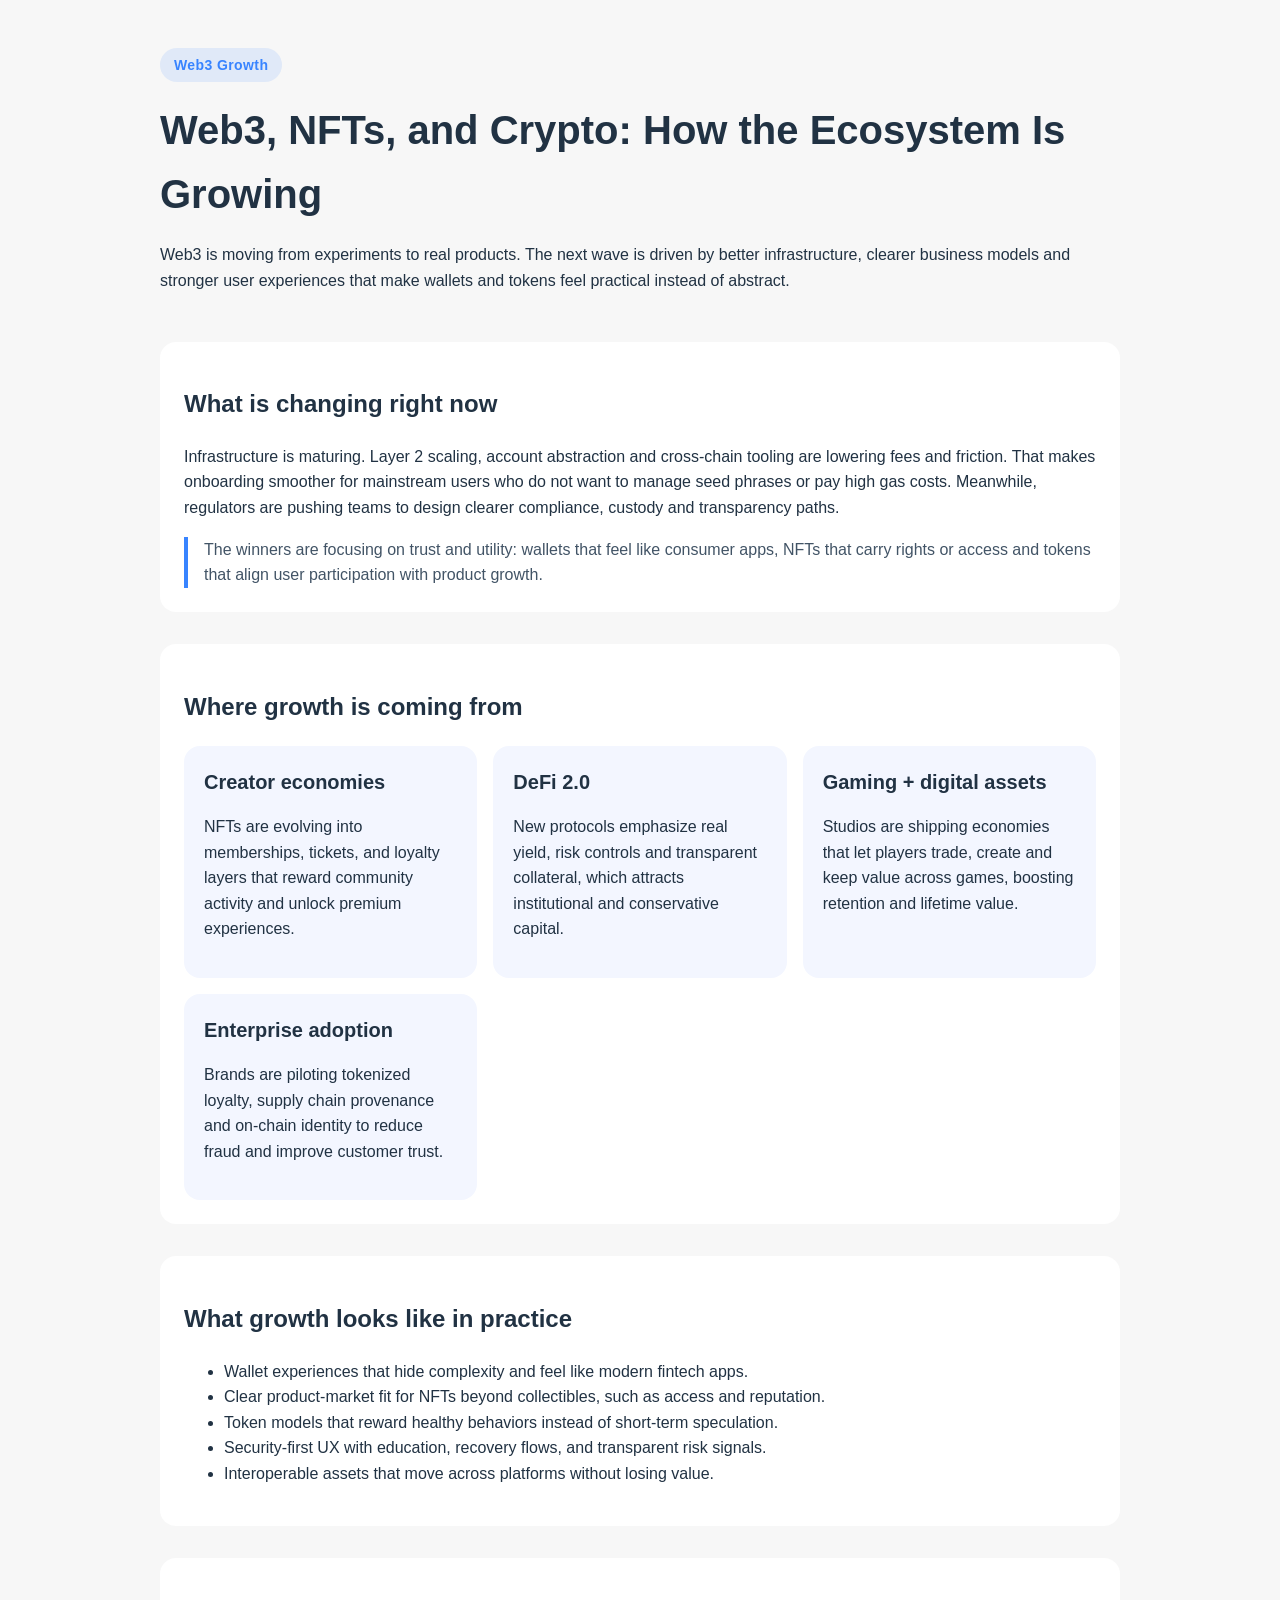
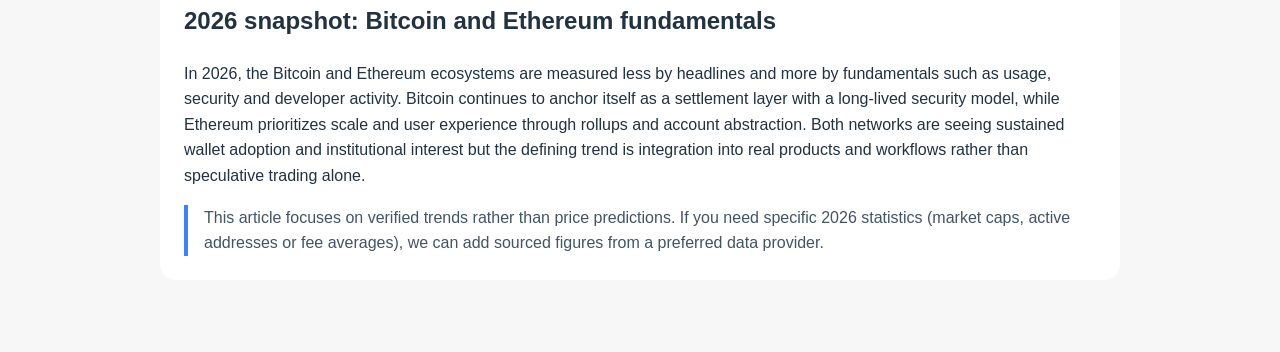
<file: blogs/web3-nft-crypto-growth.html>
<!doctype html>
<html lang="en">
  <head>
    <meta charset="UTF-8" />
    <meta name="viewport" content="width=device-width, initial-scale=1.0" />
    <title>Web3, NFTs, and Crypto: How the Ecosystem Is Growing</title>
    <style>
      body {
        margin: 0;
        font-family: "ProximaNova", Arial, sans-serif;
        background: #f7f7f7;
        color: #213243;
        line-height: 1.6;
      }
      .page {
        max-width: 960px;
        margin: 0 auto;
        padding: 48px 20px 72px;
      }
      .hero {
        display: grid;
        gap: 24px;
        grid-template-columns: minmax(0, 1fr);
        align-items: center;
      }
      .hero img {
        width: 100%;
        border-radius: 20px;
        border: 8px solid #fff;
        object-fit: cover;
      }
      .tag {
        display: inline-block;
        background: rgba(56, 132, 255, 0.12);
        color: #3884ff;
        padding: 6px 14px;
        border-radius: 999px;
        font-weight: 600;
        font-size: 14px;
        letter-spacing: 0.4px;
      }
      h1 {
        font-size: 40px;
        margin: 16px 0;
      }
      .section {
        margin-top: 32px;
        background: #fff;
        padding: 24px;
        border-radius: 16px;
      }
      .metrics {
        display: grid;
        gap: 16px;
        grid-template-columns: repeat(auto-fit, minmax(220px, 1fr));
      }
      .metric-card {
        padding: 20px;
        border-radius: 16px;
        background: #f3f6ff;
      }
      .metric-card h3 {
        margin: 0 0 8px;
        font-size: 20px;
      }
      .callout {
        border-left: 4px solid #3884ff;
        padding-left: 16px;
        margin: 16px 0 0;
        color: #425466;
      }
    </style>
  </head>
  <body>
    <main class="page">
      <div class="hero">
        <div>
          <span class="tag">Web3 Growth</span>
          <h1>Web3, NFTs, and Crypto: How the Ecosystem Is Growing</h1>
          <p>
            Web3 is moving from experiments to real products. The next wave is driven by better
            infrastructure, clearer business models and stronger user experiences that make wallets
            and tokens feel practical instead of abstract.
          </p>
        </div>
      </div>

      <section class="section">
        <h2>What is changing right now</h2>
        <p>
          Infrastructure is maturing. Layer 2 scaling, account abstraction and cross-chain tooling
          are lowering fees and friction. That makes onboarding smoother for mainstream users who do
          not want to manage seed phrases or pay high gas costs. Meanwhile, regulators are pushing
          teams to design clearer compliance, custody and transparency paths.
        </p>
        <p class="callout">
          The winners are focusing on trust and utility: wallets that feel like consumer apps, NFTs
          that carry rights or access and tokens that align user participation with product growth.
        </p>
      </section>

      <section class="section">
        <h2>Where growth is coming from</h2>
        <div class="metrics">
          <div class="metric-card">
            <h3>Creator economies</h3>
            <p>
              NFTs are evolving into memberships, tickets, and loyalty layers that reward community
              activity and unlock premium experiences.
            </p>
          </div>
          <div class="metric-card">
            <h3>DeFi 2.0</h3>
            <p>
              New protocols emphasize real yield, risk controls and transparent collateral, which
              attracts institutional and conservative capital.
            </p>
          </div>
          <div class="metric-card">
            <h3>Gaming + digital assets</h3>
            <p>
              Studios are shipping economies that let players trade, create and keep value across
              games, boosting retention and lifetime value.
            </p>
          </div>
          <div class="metric-card">
            <h3>Enterprise adoption</h3>
            <p>
              Brands are piloting tokenized loyalty, supply chain provenance and on-chain identity
              to reduce fraud and improve customer trust.
            </p>
          </div>
        </div>
      </section>

      <section class="section">
        <h2>What growth looks like in practice</h2>
        <ul>
          <li>Wallet experiences that hide complexity and feel like modern fintech apps.</li>
          <li>Clear product-market fit for NFTs beyond collectibles, such as access and reputation.</li>
          <li>Token models that reward healthy behaviors instead of short-term speculation.</li>
          <li>Security-first UX with education, recovery flows, and transparent risk signals.</li>
          <li>Interoperable assets that move across platforms without losing value.</li>
        </ul>
      </section>

      <section class="section">
        <h2>2026 snapshot: Bitcoin and Ethereum fundamentals</h2>
        <p>
          In 2026, the Bitcoin and Ethereum ecosystems are measured less by headlines and more by
          fundamentals such as usage, security and developer activity. Bitcoin continues to anchor
          itself as a settlement layer with a long-lived security model, while Ethereum prioritizes
          scale and user experience through rollups and account abstraction. Both networks are seeing
          sustained wallet adoption and institutional interest but the defining trend is integration
          into real products and workflows rather than speculative trading alone.
        </p>
        <p class="callout">
          This article focuses on verified trends rather than price predictions. If you need
          specific 2026 statistics (market caps, active addresses or fee averages), we can add
          sourced figures from a preferred data provider.
        </p>
      </section>
    </main>
  </body>
</html>
</file>
<file: assets/index-BFW7_nYM.css>
@import"https://fonts.googleapis.com/css2?family=Russo+One&display=swap";@font-face{font-family:ProximaNova;font-display:swap;src:url(/fonts/ProximaNova-Bold.woff2) format("woff2"),url(/fonts/ProximaNova-Bold.woff) format("woff");font-weight:700;font-style:normal}@font-face{font-family:ProximaNova;font-display:swap;src:url(/fonts/ProximaNova-Regular.woff2) format("woff2"),url(/fonts/ProximaNova-Regular.woff) format("woff");font-weight:400;font-style:normal}@font-face{font-family:ProximaNova;font-display:swap;src:url(/fonts/ProximaNova-Semibold.woff2) format("woff2"),url(/fonts/ProximaNova-Semibold.woff) format("woff");font-weight:600;font-style:normal}*{padding:0;margin:0;border:0px}*,*:before,*:after{-webkit-box-sizing:border-box;box-sizing:border-box}aside,nav,footer,header,section{display:block}html{font-size:16px}:root{--section-bg: transparent}html,body{height:100%;min-width:320px}body{line-height:1;font-family:ProximaNova;-ms-text-size-adjust:100%;-moz-text-size-adjust:100%;-webkit-text-size-adjust:100%}input,button,textarea{font-family:ProximaNova;font-size:inherit}input::-ms-clear{display:none}button{cursor:pointer;background-color:inherit}button::-moz-focus-inner{padding:0;border:0}.img{height:100%;max-height:100%}a,a:visited,a:hover{text-decoration:none}ul li{list-style:none}img{vertical-align:top;max-width:100%}h1,h2,h3,h4,h5,h6{font-weight:inherit;font-size:inherit}.page__partners{margin-bottom:144px}.partners{width:100%}.partners__container{width:100%;display:flex;flex-direction:column;align-items:center}.partners__title{margin-bottom:43px;font-family:Russo One,sans-serif;font-size:60px;line-height:72px;color:#213243;letter-spacing:-.005em;text-align:center}.partners__line{margin-bottom:37px}.slider-partners{width:100%}.slider-partners__swiper{min-width:0;height:160px}.slider-partners__slide{-webkit-transition:.6s all linear 0s;-o-transition:.6s all linear 0s;transition:.6s all linear 0s;opacity:.3;display:flex!important;align-items:center;justify-content:center;height:160px!important}.slider-partners__slide:hover{opacity:1}.slick-slider{position:relative;display:block;box-sizing:border-box;-webkit-user-select:none;-moz-user-select:none;-ms-user-select:none;user-select:none;-webkit-touch-callout:none;-khtml-user-select:none;-ms-touch-action:pan-y;touch-action:pan-y;-webkit-tap-highlight-color:transparent}.slick-list{position:relative;display:block;overflow:hidden;margin:0;padding:0}.slick-list:focus{outline:none}.slick-list.dragging{cursor:pointer;cursor:hand}.slick-slider .slick-track,.slick-slider .slick-list{-webkit-transform:translate3d(0,0,0);-moz-transform:translate3d(0,0,0);-ms-transform:translate3d(0,0,0);-o-transform:translate3d(0,0,0);transform:translateZ(0)}.slick-track{position:relative;top:0;left:0;display:block;margin-left:auto;margin-right:auto}.slick-track:before,.slick-track:after{display:table;content:""}.slick-track:after{clear:both}.slick-loading .slick-track{visibility:hidden}.slick-slide{display:none;float:left;height:100%;min-height:1px}[dir=rtl] .slick-slide{float:right}.slick-slide img{display:block}.slick-slide.slick-loading img{display:none}.slick-slide.dragging img{pointer-events:none}.slick-initialized .slick-slide{display:block}.slick-loading .slick-slide{visibility:hidden}.slick-vertical .slick-slide{display:block;height:auto;border:1px solid transparent}.slick-arrow.slick-hidden{display:none}.page__reviews{margin-bottom:144px}.reviews,.reviews__container{width:100%}.reviews__title{max-width:522px;margin-bottom:55px}.reviews__body{width:100%;display:flex;justify-content:center;gap:8px;margin-bottom:40px}.reviews__item{background:#f7f7f7;border:1px solid #eaeaea;border-radius:16px;padding:32px;width:33.3333%;display:flex;flex-direction:column;justify-content:space-between}.reviews__top{margin-bottom:56px}.reviews__caption{letter-spacing:.25px;font-size:32px;font-family:Russo One,serif;line-height:40px;margin-bottom:16px}.reviews__link{display:-webkit-box;display:-ms-flexbox;display:flex;-webkit-box-align:center;-ms-flex-align:center;align-items:center;letter-spacing:1.25px;text-transform:uppercase;line-height:1.1428571429;color:#0a0a0a;gap:16px;font-size:14px;font-weight:700;-webkit-transition:.3s all ease 0s;-o-transition:.3s all ease 0s;transition:.3s all ease 0s;margin-bottom:32px}.reviews__link:hover{color:#0a0a0ab3}.reviews__circle{min-width:32px;min-height:32px;display:-webkit-box;display:-ms-flexbox;display:flex;-webkit-box-align:center;-ms-flex-align:center;align-items:center;-webkit-box-pack:center;-ms-flex-pack:center;justify-content:center;border-radius:50%;background-color:#0a0a0a}.reviews__text{color:#01010299;letter-spacing:.5px;line-height:24px}.reviews__links{width:100%;display:flex;align-items:center;flex-wrap:wrap;gap:16px}.reviews__download{-webkit-transition:.3s all ease 0s;-o-transition:.3s all ease 0s;transition:.3s all ease 0s}.reviews__download:hover{opacity:.8}.reviews__center{width:100%;display:flex;justify-content:center}.reviews__button{width:auto;height:64px;border-radius:12px;background-color:#0a0a0a;display:-webkit-box;display:-ms-flexbox;display:flex;-webkit-box-pack:justify;-ms-flex-pack:justify;justify-content:space-between;-webkit-box-align:center;-ms-flex-align:center;align-items:center;gap:16px;font-size:14px;line-height:1.1428571429;font-weight:700;color:#fff;letter-spacing:1.25px;text-transform:uppercase;padding:16px;-webkit-transition:.3s all ease 0s;-o-transition:.3s all ease 0s;transition:.3s all ease 0s;position:relative}.reviews__button:hover{-webkit-box-shadow:2px 2px 32px rgba(10,10,10,.3);box-shadow:2px 2px 32px #0a0a0a4d}.reviews__button div{width:32px;height:32px;background-color:#fff;border-radius:50%;display:-webkit-box;display:-ms-flexbox;display:flex;-webkit-box-pack:center;-ms-flex-pack:center;justify-content:center;-webkit-box-align:center;-ms-flex-align:center;align-items:center}.reviews__button img{width:16px;height:16px}.reviews__button,.first-screen__button,.projects__button,.contacts__button,.btn{background:linear-gradient(135deg,#fff9,#0a0a0a33);border:1px solid rgba(255,255,255,.55);color:#213243;-webkit-backdrop-filter:blur(14px) saturate(160%);backdrop-filter:blur(14px) saturate(160%);box-shadow:0 12px 30px #1f2d3d2e}.reviews__button:hover,.first-screen__button:hover,.projects__button:hover,.contacts__button:hover,.btn:hover{box-shadow:0 16px 38px #1f2d3d42;transform:translateY(-1px)}.reviews__button div,.first-screen__button div,.projects__button div,.contacts__button div,.btn div{background:#ffffffbf;border:1px solid rgba(255,255,255,.6);box-shadow:inset 0 1px 2px #fffc}.reviews__button img,.first-screen__button img,.projects__button img,.contacts__button img,.btn img{filter:brightness(.45)}html{scroll-behavior:smooth}html::-webkit-scrollbar{width:0}body{color:#010102;background:radial-gradient(48.19% 37.89% at 46.32% 47.44%,#f2f2f3,#fff)}body._lock{overflow:hidden}.wrapper{width:100%;min-height:100%;overflow:hidden;position:relative;z-index:1;display:-webkit-box;display:-ms-flexbox;display:flex;-webkit-box-orient:vertical;-webkit-box-direction:normal;-ms-flex-direction:column;flex-direction:column}.page-illustrations{position:fixed;top:0;right:0;bottom:0;left:0;pointer-events:none;z-index:0}.page-illustrations__item{position:absolute;width:440px;height:440px;background:url(/img/steps/illustration.png) center/contain no-repeat;opacity:.25;-webkit-filter:blur(22px);filter:blur(22px)}.page-illustrations__item--one{top:10%;left:-6%;transform:rotate(-12deg);animation:page-blob-drift-a 16s ease-in-out infinite}.page-illustrations__item--two{bottom:12%;right:-5%;transform:rotate(18deg);animation:page-blob-drift-b 18s ease-in-out infinite}@keyframes page-blob-drift-a{0%,to{transform:rotate(-12deg) translateZ(0);opacity:.25}50%{transform:rotate(-10deg) translate3d(20px,-16px,0);opacity:.32}}@keyframes page-blob-drift-b{0%,to{transform:rotate(18deg) translateZ(0);opacity:.25}50%{transform:rotate(20deg) translate3d(-18px,14px,0);opacity:.32}}@media (prefers-reduced-motion: reduce){.page-illustrations__item--one,.page-illustrations__item--two{animation:none}}._container{max-width:1560px;margin:0 auto;padding:0 15px}.form__error{display:none}.button{display:-webkit-inline-box;display:-ms-inline-flexbox;display:inline-flex;padding:0}.button._fw{width:100%}input[type=text],input[type=email],input[type=tel],textarea{-webkit-appearance:none;-moz-appearance:none;appearance:none}input[type=text]:focus,input[type=email]:focus,input[type=tel]:focus,textarea:focus{outline:none}.input{width:100%;display:block;padding:0 20px}textarea.input{resize:none;padding:0}._title{font-size:96px;letter-spacing:-.005em;font-family:Russo One,sans-serif;margin-bottom:32px;color:#213243}.popup{-webkit-overflow-scrolling:touch;z-index:100;padding:30px 10px;position:fixed;top:0;left:0;width:100%;height:100%;transition:visibility .8s ease 0s;visibility:hidden}.popup._active{overflow:auto;visibility:visible}.popup._active .popup__body{transition:all .3s ease .2s;transform:scale(1)}.popup__content{display:flex;justify-content:flex-end;flex:1 1 auto;width:100%}.popup__body{transform:scale(0);transition:all .3s ease 0s;background-color:#0a0a0a;padding:16px;width:100%;height:auto;max-width:522px;color:#fff;display:flex;align-items:center;justify-content:space-between;border-radius:8px;gap:20px}.popup__body p{font-size:16px;line-height:24px;font-weight:400}.popup__close{min-width:32px;min-height:32px;cursor:pointer;z-index:30;background-color:#fff;border-radius:50%;display:flex;align-items:center;justify-content:center}.header{position:absolute;top:0;left:0;width:100%;z-index:50}.header._active{position:fixed;width:100%;background-color:#ffffffe6}@supports ((-webkit-backdrop-filter: blur(5px)) or (backdrop-filter: blur(5px))){.header._active{background:#ffffffb3;-webkit-backdrop-filter:blur(5px);backdrop-filter:blur(5px)}}.header._active .header__body{padding:24px 0}@-webkit-keyframes show_header{0%{top:-100%}to{top:0}}@keyframes show_header{0%{top:-100%}to{top:0}}.header__body{width:100%;padding:64px 0;display:-webkit-box;display:-ms-flexbox;display:flex;-webkit-box-align:center;-ms-flex-align:center;align-items:center;-webkit-box-pack:center;-ms-flex-pack:center;justify-content:center}.header__container{width:100%}.header__logo{position:relative;z-index:2;width:100%;height:100%}.menu__cont{width:100%;height:100%;display:flex;align-items:center;flex-direction:row}.menu__list{display:-webkit-box;display:-ms-flexbox;display:flex;-webkit-box-align:center;-ms-flex-align:center;align-items:center;gap:80px;margin-right:72px}.menu__link{color:#01010299;line-height:1.5;letter-spacing:.5px;white-space:nowrap;-webkit-transition:.3s all ease 0s;-o-transition:.3s all ease 0s;transition:.3s all ease 0s}.menu__link:hover{color:#010102}.icon-menu{display:none}@-webkit-keyframes bounce{0%,20%,53%,80%,to{-webkit-animation-timing-function:cubic-bezier(.215,.61,.355,1);animation-timing-function:cubic-bezier(.215,.61,.355,1);-webkit-transform:translate3d(0,0,0);transform:translateZ(0)}40%,43%{-webkit-animation-timing-function:cubic-bezier(.755,.05,.855,.06);animation-timing-function:cubic-bezier(.755,.05,.855,.06);-webkit-transform:translate3d(0,-30px,0);transform:translate3d(0,-30px,0)}70%{-webkit-animation-timing-function:cubic-bezier(.755,.05,.855,.06);animation-timing-function:cubic-bezier(.755,.05,.855,.06);-webkit-transform:translate3d(0,-15px,0);transform:translate3d(0,-15px,0)}90%{-webkit-transform:translate3d(0,-4px,0);transform:translate3d(0,-4px,0)}}@keyframes bounce{0%,20%,53%,80%,to{-webkit-animation-timing-function:cubic-bezier(.215,.61,.355,1);animation-timing-function:cubic-bezier(.215,.61,.355,1);-webkit-transform:translate3d(0,0,0);transform:translateZ(0)}40%,43%{-webkit-animation-timing-function:cubic-bezier(.755,.05,.855,.06);animation-timing-function:cubic-bezier(.755,.05,.855,.06);-webkit-transform:translate3d(0,-30px,0);transform:translate3d(0,-30px,0)}70%{-webkit-animation-timing-function:cubic-bezier(.755,.05,.855,.06);animation-timing-function:cubic-bezier(.755,.05,.855,.06);-webkit-transform:translate3d(0,-15px,0);transform:translate3d(0,-15px,0)}90%{-webkit-transform:translate3d(0,-4px,0);transform:translate3d(0,-4px,0)}}.bounce{-webkit-animation-name:bounce;animation-name:bounce;-webkit-transform-origin:center bottom;-ms-transform-origin:center bottom;transform-origin:center bottom}@-webkit-keyframes flash{0%,50%,to{opacity:1}25%,75%{opacity:0}}@keyframes flash{0%,50%,to{opacity:1}25%,75%{opacity:0}}.flash{-webkit-animation-name:flash;animation-name:flash}@-webkit-keyframes pulse{0%{-webkit-transform:scale3d(1,1,1);transform:scaleZ(1)}50%{-webkit-transform:scale3d(1.05,1.05,1.05);transform:scale3d(1.05,1.05,1.05)}to{-webkit-transform:scale3d(1,1,1);transform:scaleZ(1)}}@keyframes pulse{0%{-webkit-transform:scale3d(1,1,1);transform:scaleZ(1)}50%{-webkit-transform:scale3d(1.05,1.05,1.05);transform:scale3d(1.05,1.05,1.05)}to{-webkit-transform:scale3d(1,1,1);transform:scaleZ(1)}}.pulse{-webkit-animation-name:pulse;animation-name:pulse}@-webkit-keyframes rubberBand{0%{-webkit-transform:scale3d(1,1,1);transform:scaleZ(1)}30%{-webkit-transform:scale3d(1.25,.75,1);transform:scale3d(1.25,.75,1)}40%{-webkit-transform:scale3d(.75,1.25,1);transform:scale3d(.75,1.25,1)}50%{-webkit-transform:scale3d(1.15,.85,1);transform:scale3d(1.15,.85,1)}65%{-webkit-transform:scale3d(.95,1.05,1);transform:scale3d(.95,1.05,1)}75%{-webkit-transform:scale3d(1.05,.95,1);transform:scale3d(1.05,.95,1)}to{-webkit-transform:scale3d(1,1,1);transform:scaleZ(1)}}@keyframes rubberBand{0%{-webkit-transform:scale3d(1,1,1);transform:scaleZ(1)}30%{-webkit-transform:scale3d(1.25,.75,1);transform:scale3d(1.25,.75,1)}40%{-webkit-transform:scale3d(.75,1.25,1);transform:scale3d(.75,1.25,1)}50%{-webkit-transform:scale3d(1.15,.85,1);transform:scale3d(1.15,.85,1)}65%{-webkit-transform:scale3d(.95,1.05,1);transform:scale3d(.95,1.05,1)}75%{-webkit-transform:scale3d(1.05,.95,1);transform:scale3d(1.05,.95,1)}to{-webkit-transform:scale3d(1,1,1);transform:scaleZ(1)}}.rubberBand{-webkit-animation-name:rubberBand;animation-name:rubberBand}@-webkit-keyframes shake{0%,to{-webkit-transform:translate3d(0,0,0);transform:translateZ(0)}10%,30%,50%,70%,90%{-webkit-transform:translate3d(-10px,0,0);transform:translate3d(-10px,0,0)}20%,40%,60%,80%{-webkit-transform:translate3d(10px,0,0);transform:translate3d(10px,0,0)}}@keyframes shake{0%,to{-webkit-transform:translate3d(0,0,0);transform:translateZ(0)}10%,30%,50%,70%,90%{-webkit-transform:translate3d(-10px,0,0);transform:translate3d(-10px,0,0)}20%,40%,60%,80%{-webkit-transform:translate3d(10px,0,0);transform:translate3d(10px,0,0)}}.shake{-webkit-animation-name:shake;animation-name:shake}@-webkit-keyframes headShake{0%{-webkit-transform:translateX(0);transform:translate(0)}6.5%{-webkit-transform:translateX(-6px) rotateY(-9deg);transform:translate(-6px) rotateY(-9deg)}18.5%{-webkit-transform:translateX(5px) rotateY(7deg);transform:translate(5px) rotateY(7deg)}31.5%{-webkit-transform:translateX(-3px) rotateY(-5deg);transform:translate(-3px) rotateY(-5deg)}43.5%{-webkit-transform:translateX(2px) rotateY(3deg);transform:translate(2px) rotateY(3deg)}50%{-webkit-transform:translateX(0);transform:translate(0)}}@keyframes headShake{0%{-webkit-transform:translateX(0);transform:translate(0)}6.5%{-webkit-transform:translateX(-6px) rotateY(-9deg);transform:translate(-6px) rotateY(-9deg)}18.5%{-webkit-transform:translateX(5px) rotateY(7deg);transform:translate(5px) rotateY(7deg)}31.5%{-webkit-transform:translateX(-3px) rotateY(-5deg);transform:translate(-3px) rotateY(-5deg)}43.5%{-webkit-transform:translateX(2px) rotateY(3deg);transform:translate(2px) rotateY(3deg)}50%{-webkit-transform:translateX(0);transform:translate(0)}}.headShake{-webkit-animation-timing-function:ease-in-out;animation-timing-function:ease-in-out;-webkit-animation-name:headShake;animation-name:headShake}@-webkit-keyframes swing{20%{-webkit-transform:rotate3d(0,0,1,15deg);transform:rotate3d(0,0,1,15deg)}40%{-webkit-transform:rotate3d(0,0,1,-10deg);transform:rotate3d(0,0,1,-10deg)}60%{-webkit-transform:rotate3d(0,0,1,5deg);transform:rotate3d(0,0,1,5deg)}80%{-webkit-transform:rotate3d(0,0,1,-5deg);transform:rotate3d(0,0,1,-5deg)}to{-webkit-transform:rotate3d(0,0,1,0deg);transform:rotate3d(0,0,1,0)}}@keyframes swing{20%{-webkit-transform:rotate3d(0,0,1,15deg);transform:rotate3d(0,0,1,15deg)}40%{-webkit-transform:rotate3d(0,0,1,-10deg);transform:rotate3d(0,0,1,-10deg)}60%{-webkit-transform:rotate3d(0,0,1,5deg);transform:rotate3d(0,0,1,5deg)}80%{-webkit-transform:rotate3d(0,0,1,-5deg);transform:rotate3d(0,0,1,-5deg)}to{-webkit-transform:rotate3d(0,0,1,0deg);transform:rotate3d(0,0,1,0)}}.swing{-webkit-transform-origin:top center;-ms-transform-origin:top center;transform-origin:top center;-webkit-animation-name:swing;animation-name:swing}@-webkit-keyframes tada{0%{-webkit-transform:scale3d(1,1,1);transform:scaleZ(1)}10%,20%{-webkit-transform:scale3d(.9,.9,.9) rotate3d(0,0,1,-3deg);transform:scale3d(.9,.9,.9) rotate3d(0,0,1,-3deg)}30%,50%,70%,90%{-webkit-transform:scale3d(1.1,1.1,1.1) rotate3d(0,0,1,3deg);transform:scale3d(1.1,1.1,1.1) rotate3d(0,0,1,3deg)}40%,60%,80%{-webkit-transform:scale3d(1.1,1.1,1.1) rotate3d(0,0,1,-3deg);transform:scale3d(1.1,1.1,1.1) rotate3d(0,0,1,-3deg)}to{-webkit-transform:scale3d(1,1,1);transform:scaleZ(1)}}@keyframes tada{0%{-webkit-transform:scale3d(1,1,1);transform:scaleZ(1)}10%,20%{-webkit-transform:scale3d(.9,.9,.9) rotate3d(0,0,1,-3deg);transform:scale3d(.9,.9,.9) rotate3d(0,0,1,-3deg)}30%,50%,70%,90%{-webkit-transform:scale3d(1.1,1.1,1.1) rotate3d(0,0,1,3deg);transform:scale3d(1.1,1.1,1.1) rotate3d(0,0,1,3deg)}40%,60%,80%{-webkit-transform:scale3d(1.1,1.1,1.1) rotate3d(0,0,1,-3deg);transform:scale3d(1.1,1.1,1.1) rotate3d(0,0,1,-3deg)}to{-webkit-transform:scale3d(1,1,1);transform:scaleZ(1)}}.tada{-webkit-animation-name:tada;animation-name:tada}@-webkit-keyframes wobble{0%{-webkit-transform:translate3d(0,0,0);transform:translateZ(0)}15%{-webkit-transform:translate3d(-25%,0,0) rotate3d(0,0,1,-5deg);transform:translate3d(-25%,0,0) rotate3d(0,0,1,-5deg)}30%{-webkit-transform:translate3d(20%,0,0) rotate3d(0,0,1,3deg);transform:translate3d(20%,0,0) rotate3d(0,0,1,3deg)}45%{-webkit-transform:translate3d(-15%,0,0) rotate3d(0,0,1,-3deg);transform:translate3d(-15%,0,0) rotate3d(0,0,1,-3deg)}60%{-webkit-transform:translate3d(10%,0,0) rotate3d(0,0,1,2deg);transform:translate3d(10%,0,0) rotate3d(0,0,1,2deg)}75%{-webkit-transform:translate3d(-5%,0,0) rotate3d(0,0,1,-1deg);transform:translate3d(-5%,0,0) rotate3d(0,0,1,-1deg)}to{-webkit-transform:translate3d(0,0,0);transform:translateZ(0)}}@keyframes wobble{0%{-webkit-transform:translate3d(0,0,0);transform:translateZ(0)}15%{-webkit-transform:translate3d(-25%,0,0) rotate3d(0,0,1,-5deg);transform:translate3d(-25%,0,0) rotate3d(0,0,1,-5deg)}30%{-webkit-transform:translate3d(20%,0,0) rotate3d(0,0,1,3deg);transform:translate3d(20%,0,0) rotate3d(0,0,1,3deg)}45%{-webkit-transform:translate3d(-15%,0,0) rotate3d(0,0,1,-3deg);transform:translate3d(-15%,0,0) rotate3d(0,0,1,-3deg)}60%{-webkit-transform:translate3d(10%,0,0) rotate3d(0,0,1,2deg);transform:translate3d(10%,0,0) rotate3d(0,0,1,2deg)}75%{-webkit-transform:translate3d(-5%,0,0) rotate3d(0,0,1,-1deg);transform:translate3d(-5%,0,0) rotate3d(0,0,1,-1deg)}to{-webkit-transform:translate3d(0,0,0);transform:translateZ(0)}}.wobble{-webkit-animation-name:wobble;animation-name:wobble}@-webkit-keyframes jello{0%,11.1%,to{-webkit-transform:translate3d(0,0,0);transform:translateZ(0)}22.2%{-webkit-transform:skewX(-12.5deg) skewY(-12.5deg);transform:skew(-12.5deg) skewY(-12.5deg)}33.3%{-webkit-transform:skewX(6.25deg) skewY(6.25deg);transform:skew(6.25deg) skewY(6.25deg)}44.4%{-webkit-transform:skewX(-3.125deg) skewY(-3.125deg);transform:skew(-3.125deg) skewY(-3.125deg)}55.5%{-webkit-transform:skewX(1.5625deg) skewY(1.5625deg);transform:skew(1.5625deg) skewY(1.5625deg)}66.6%{-webkit-transform:skewX(-.78125deg) skewY(-.78125deg);transform:skew(-.78125deg) skewY(-.78125deg)}77.7%{-webkit-transform:skewX(.390625deg) skewY(.390625deg);transform:skew(.390625deg) skewY(.390625deg)}88.8%{-webkit-transform:skewX(-.1953125deg) skewY(-.1953125deg);transform:skew(-.1953125deg) skewY(-.1953125deg)}}@keyframes jello{0%,11.1%,to{-webkit-transform:translate3d(0,0,0);transform:translateZ(0)}22.2%{-webkit-transform:skewX(-12.5deg) skewY(-12.5deg);transform:skew(-12.5deg) skewY(-12.5deg)}33.3%{-webkit-transform:skewX(6.25deg) skewY(6.25deg);transform:skew(6.25deg) skewY(6.25deg)}44.4%{-webkit-transform:skewX(-3.125deg) skewY(-3.125deg);transform:skew(-3.125deg) skewY(-3.125deg)}55.5%{-webkit-transform:skewX(1.5625deg) skewY(1.5625deg);transform:skew(1.5625deg) skewY(1.5625deg)}66.6%{-webkit-transform:skewX(-.78125deg) skewY(-.78125deg);transform:skew(-.78125deg) skewY(-.78125deg)}77.7%{-webkit-transform:skewX(.390625deg) skewY(.390625deg);transform:skew(.390625deg) skewY(.390625deg)}88.8%{-webkit-transform:skewX(-.1953125deg) skewY(-.1953125deg);transform:skew(-.1953125deg) skewY(-.1953125deg)}}.jello{-webkit-animation-name:jello;animation-name:jello;-webkit-transform-origin:center;-ms-transform-origin:center;transform-origin:center}@-webkit-keyframes heartBeat{0%{-webkit-transform:scale(1);transform:scale(1)}14%{-webkit-transform:scale(1.3);transform:scale(1.3)}28%{-webkit-transform:scale(1);transform:scale(1)}42%{-webkit-transform:scale(1.3);transform:scale(1.3)}70%{-webkit-transform:scale(1);transform:scale(1)}}@keyframes heartBeat{0%{-webkit-transform:scale(1);transform:scale(1)}14%{-webkit-transform:scale(1.3);transform:scale(1.3)}28%{-webkit-transform:scale(1);transform:scale(1)}42%{-webkit-transform:scale(1.3);transform:scale(1.3)}70%{-webkit-transform:scale(1);transform:scale(1)}}.heartBeat{-webkit-animation-name:heartBeat;animation-name:heartBeat;-webkit-animation-duration:1.3s;animation-duration:1.3s;-webkit-animation-timing-function:ease-in-out;animation-timing-function:ease-in-out}@-webkit-keyframes bounceIn{0%,20%,40%,60%,80%,to{-webkit-animation-timing-function:cubic-bezier(.215,.61,.355,1);animation-timing-function:cubic-bezier(.215,.61,.355,1)}0%{opacity:0;-webkit-transform:scale3d(.3,.3,.3);transform:scale3d(.3,.3,.3)}20%{-webkit-transform:scale3d(1.1,1.1,1.1);transform:scale3d(1.1,1.1,1.1)}40%{-webkit-transform:scale3d(.9,.9,.9);transform:scale3d(.9,.9,.9)}60%{opacity:1;-webkit-transform:scale3d(1.03,1.03,1.03);transform:scale3d(1.03,1.03,1.03)}80%{-webkit-transform:scale3d(.97,.97,.97);transform:scale3d(.97,.97,.97)}to{opacity:1;-webkit-transform:scale3d(1,1,1);transform:scaleZ(1)}}@keyframes bounceIn{0%,20%,40%,60%,80%,to{-webkit-animation-timing-function:cubic-bezier(.215,.61,.355,1);animation-timing-function:cubic-bezier(.215,.61,.355,1)}0%{opacity:0;-webkit-transform:scale3d(.3,.3,.3);transform:scale3d(.3,.3,.3)}20%{-webkit-transform:scale3d(1.1,1.1,1.1);transform:scale3d(1.1,1.1,1.1)}40%{-webkit-transform:scale3d(.9,.9,.9);transform:scale3d(.9,.9,.9)}60%{opacity:1;-webkit-transform:scale3d(1.03,1.03,1.03);transform:scale3d(1.03,1.03,1.03)}80%{-webkit-transform:scale3d(.97,.97,.97);transform:scale3d(.97,.97,.97)}to{opacity:1;-webkit-transform:scale3d(1,1,1);transform:scaleZ(1)}}.bounceIn{-webkit-animation-duration:.75s;animation-duration:.75s;-webkit-animation-name:bounceIn;animation-name:bounceIn}@-webkit-keyframes bounceInDown{0%,60%,75%,90%,to{-webkit-animation-timing-function:cubic-bezier(.215,.61,.355,1);animation-timing-function:cubic-bezier(.215,.61,.355,1)}0%{opacity:0;-webkit-transform:translate3d(0,-3000px,0);transform:translate3d(0,-3000px,0)}60%{opacity:1;-webkit-transform:translate3d(0,25px,0);transform:translate3d(0,25px,0)}75%{-webkit-transform:translate3d(0,-10px,0);transform:translate3d(0,-10px,0)}90%{-webkit-transform:translate3d(0,5px,0);transform:translate3d(0,5px,0)}to{-webkit-transform:translate3d(0,0,0);transform:translateZ(0)}}@keyframes bounceInDown{0%,60%,75%,90%,to{-webkit-animation-timing-function:cubic-bezier(.215,.61,.355,1);animation-timing-function:cubic-bezier(.215,.61,.355,1)}0%{opacity:0;-webkit-transform:translate3d(0,-3000px,0);transform:translate3d(0,-3000px,0)}60%{opacity:1;-webkit-transform:translate3d(0,25px,0);transform:translate3d(0,25px,0)}75%{-webkit-transform:translate3d(0,-10px,0);transform:translate3d(0,-10px,0)}90%{-webkit-transform:translate3d(0,5px,0);transform:translate3d(0,5px,0)}to{-webkit-transform:translate3d(0,0,0);transform:translateZ(0)}}.bounceInDown{-webkit-animation-name:bounceInDown;animation-name:bounceInDown}@-webkit-keyframes bounceInLeft{0%,60%,75%,90%,to{-webkit-animation-timing-function:cubic-bezier(.215,.61,.355,1);animation-timing-function:cubic-bezier(.215,.61,.355,1)}0%{opacity:0;-webkit-transform:translate3d(-3000px,0,0);transform:translate3d(-3000px,0,0)}60%{opacity:1;-webkit-transform:translate3d(25px,0,0);transform:translate3d(25px,0,0)}75%{-webkit-transform:translate3d(-10px,0,0);transform:translate3d(-10px,0,0)}90%{-webkit-transform:translate3d(5px,0,0);transform:translate3d(5px,0,0)}to{-webkit-transform:translate3d(0,0,0);transform:translateZ(0)}}@keyframes bounceInLeft{0%,60%,75%,90%,to{-webkit-animation-timing-function:cubic-bezier(.215,.61,.355,1);animation-timing-function:cubic-bezier(.215,.61,.355,1)}0%{opacity:0;-webkit-transform:translate3d(-3000px,0,0);transform:translate3d(-3000px,0,0)}60%{opacity:1;-webkit-transform:translate3d(25px,0,0);transform:translate3d(25px,0,0)}75%{-webkit-transform:translate3d(-10px,0,0);transform:translate3d(-10px,0,0)}90%{-webkit-transform:translate3d(5px,0,0);transform:translate3d(5px,0,0)}to{-webkit-transform:translate3d(0,0,0);transform:translateZ(0)}}.bounceInLeft{-webkit-animation-name:bounceInLeft;animation-name:bounceInLeft}@-webkit-keyframes bounceInRight{0%,60%,75%,90%,to{-webkit-animation-timing-function:cubic-bezier(.215,.61,.355,1);animation-timing-function:cubic-bezier(.215,.61,.355,1)}0%{opacity:0;-webkit-transform:translate3d(3000px,0,0);transform:translate3d(3000px,0,0)}60%{opacity:1;-webkit-transform:translate3d(-25px,0,0);transform:translate3d(-25px,0,0)}75%{-webkit-transform:translate3d(10px,0,0);transform:translate3d(10px,0,0)}90%{-webkit-transform:translate3d(-5px,0,0);transform:translate3d(-5px,0,0)}to{-webkit-transform:translate3d(0,0,0);transform:translateZ(0)}}@keyframes bounceInRight{0%,60%,75%,90%,to{-webkit-animation-timing-function:cubic-bezier(.215,.61,.355,1);animation-timing-function:cubic-bezier(.215,.61,.355,1)}0%{opacity:0;-webkit-transform:translate3d(3000px,0,0);transform:translate3d(3000px,0,0)}60%{opacity:1;-webkit-transform:translate3d(-25px,0,0);transform:translate3d(-25px,0,0)}75%{-webkit-transform:translate3d(10px,0,0);transform:translate3d(10px,0,0)}90%{-webkit-transform:translate3d(-5px,0,0);transform:translate3d(-5px,0,0)}to{-webkit-transform:translate3d(0,0,0);transform:translateZ(0)}}.bounceInRight{-webkit-animation-name:bounceInRight;animation-name:bounceInRight}@-webkit-keyframes bounceInUp{0%,60%,75%,90%,to{-webkit-animation-timing-function:cubic-bezier(.215,.61,.355,1);animation-timing-function:cubic-bezier(.215,.61,.355,1)}0%{opacity:0;-webkit-transform:translate3d(0,3000px,0);transform:translate3d(0,3000px,0)}60%{opacity:1;-webkit-transform:translate3d(0,-20px,0);transform:translate3d(0,-20px,0)}75%{-webkit-transform:translate3d(0,10px,0);transform:translate3d(0,10px,0)}90%{-webkit-transform:translate3d(0,-5px,0);transform:translate3d(0,-5px,0)}to{-webkit-transform:translate3d(0,0,0);transform:translateZ(0)}}@keyframes bounceInUp{0%,60%,75%,90%,to{-webkit-animation-timing-function:cubic-bezier(.215,.61,.355,1);animation-timing-function:cubic-bezier(.215,.61,.355,1)}0%{opacity:0;-webkit-transform:translate3d(0,3000px,0);transform:translate3d(0,3000px,0)}60%{opacity:1;-webkit-transform:translate3d(0,-20px,0);transform:translate3d(0,-20px,0)}75%{-webkit-transform:translate3d(0,10px,0);transform:translate3d(0,10px,0)}90%{-webkit-transform:translate3d(0,-5px,0);transform:translate3d(0,-5px,0)}to{-webkit-transform:translate3d(0,0,0);transform:translateZ(0)}}.bounceInUp{-webkit-animation-name:bounceInUp;animation-name:bounceInUp}@-webkit-keyframes bounceOut{20%{-webkit-transform:scale3d(.9,.9,.9);transform:scale3d(.9,.9,.9)}50%,55%{opacity:1;-webkit-transform:scale3d(1.1,1.1,1.1);transform:scale3d(1.1,1.1,1.1)}to{opacity:0;-webkit-transform:scale3d(.3,.3,.3);transform:scale3d(.3,.3,.3)}}@keyframes bounceOut{20%{-webkit-transform:scale3d(.9,.9,.9);transform:scale3d(.9,.9,.9)}50%,55%{opacity:1;-webkit-transform:scale3d(1.1,1.1,1.1);transform:scale3d(1.1,1.1,1.1)}to{opacity:0;-webkit-transform:scale3d(.3,.3,.3);transform:scale3d(.3,.3,.3)}}.bounceOut{-webkit-animation-duration:.75s;animation-duration:.75s;-webkit-animation-name:bounceOut;animation-name:bounceOut}@-webkit-keyframes bounceOutDown{20%{-webkit-transform:translate3d(0,10px,0);transform:translate3d(0,10px,0)}40%,45%{opacity:1;-webkit-transform:translate3d(0,-20px,0);transform:translate3d(0,-20px,0)}to{opacity:0;-webkit-transform:translate3d(0,2000px,0);transform:translate3d(0,2000px,0)}}@keyframes bounceOutDown{20%{-webkit-transform:translate3d(0,10px,0);transform:translate3d(0,10px,0)}40%,45%{opacity:1;-webkit-transform:translate3d(0,-20px,0);transform:translate3d(0,-20px,0)}to{opacity:0;-webkit-transform:translate3d(0,2000px,0);transform:translate3d(0,2000px,0)}}.bounceOutDown{-webkit-animation-name:bounceOutDown;animation-name:bounceOutDown}@-webkit-keyframes bounceOutLeft{20%{opacity:1;-webkit-transform:translate3d(20px,0,0);transform:translate3d(20px,0,0)}to{opacity:0;-webkit-transform:translate3d(-2000px,0,0);transform:translate3d(-2000px,0,0)}}@keyframes bounceOutLeft{20%{opacity:1;-webkit-transform:translate3d(20px,0,0);transform:translate3d(20px,0,0)}to{opacity:0;-webkit-transform:translate3d(-2000px,0,0);transform:translate3d(-2000px,0,0)}}.bounceOutLeft{-webkit-animation-name:bounceOutLeft;animation-name:bounceOutLeft}@-webkit-keyframes bounceOutRight{20%{opacity:1;-webkit-transform:translate3d(-20px,0,0);transform:translate3d(-20px,0,0)}to{opacity:0;-webkit-transform:translate3d(2000px,0,0);transform:translate3d(2000px,0,0)}}@keyframes bounceOutRight{20%{opacity:1;-webkit-transform:translate3d(-20px,0,0);transform:translate3d(-20px,0,0)}to{opacity:0;-webkit-transform:translate3d(2000px,0,0);transform:translate3d(2000px,0,0)}}.bounceOutRight{-webkit-animation-name:bounceOutRight;animation-name:bounceOutRight}@-webkit-keyframes bounceOutUp{20%{-webkit-transform:translate3d(0,-10px,0);transform:translate3d(0,-10px,0)}40%,45%{opacity:1;-webkit-transform:translate3d(0,20px,0);transform:translate3d(0,20px,0)}to{opacity:0;-webkit-transform:translate3d(0,-2000px,0);transform:translate3d(0,-2000px,0)}}@keyframes bounceOutUp{20%{-webkit-transform:translate3d(0,-10px,0);transform:translate3d(0,-10px,0)}40%,45%{opacity:1;-webkit-transform:translate3d(0,20px,0);transform:translate3d(0,20px,0)}to{opacity:0;-webkit-transform:translate3d(0,-2000px,0);transform:translate3d(0,-2000px,0)}}.bounceOutUp{-webkit-animation-name:bounceOutUp;animation-name:bounceOutUp}@-webkit-keyframes fadeIn{0%{opacity:0}to{opacity:1}}@keyframes fadeIn{0%{opacity:0}to{opacity:1}}.fadeIn{-webkit-animation-name:fadeIn;animation-name:fadeIn}@-webkit-keyframes fadeInDown{0%{opacity:0;-webkit-transform:translate3d(0,-100%,0);transform:translate3d(0,-100%,0)}to{opacity:1;-webkit-transform:translate3d(0,0,0);transform:translateZ(0)}}@keyframes fadeInDown{0%{opacity:0;-webkit-transform:translate3d(0,-100%,0);transform:translate3d(0,-100%,0)}to{opacity:1;-webkit-transform:translate3d(0,0,0);transform:translateZ(0)}}.fadeInDown{-webkit-animation-name:fadeInDown;animation-name:fadeInDown}@-webkit-keyframes fadeInDownBig{0%{opacity:0;-webkit-transform:translate3d(0,-2000px,0);transform:translate3d(0,-2000px,0)}to{opacity:1;-webkit-transform:translate3d(0,0,0);transform:translateZ(0)}}@keyframes fadeInDownBig{0%{opacity:0;-webkit-transform:translate3d(0,-2000px,0);transform:translate3d(0,-2000px,0)}to{opacity:1;-webkit-transform:translate3d(0,0,0);transform:translateZ(0)}}.fadeInDownBig{-webkit-animation-name:fadeInDownBig;animation-name:fadeInDownBig}@-webkit-keyframes fadeInLeft{0%{opacity:0;-webkit-transform:translate3d(-100%,0,0);transform:translate3d(-100%,0,0)}to{opacity:1;-webkit-transform:translate3d(0,0,0);transform:translateZ(0)}}@keyframes fadeInLeft{0%{opacity:0;-webkit-transform:translate3d(-100%,0,0);transform:translate3d(-100%,0,0)}to{opacity:1;-webkit-transform:translate3d(0,0,0);transform:translateZ(0)}}.fadeInLeft{-webkit-animation-name:fadeInLeft;animation-name:fadeInLeft}@-webkit-keyframes fadeInLeftBig{0%{opacity:0;-webkit-transform:translate3d(-2000px,0,0);transform:translate3d(-2000px,0,0)}to{opacity:1;-webkit-transform:translate3d(0,0,0);transform:translateZ(0)}}@keyframes fadeInLeftBig{0%{opacity:0;-webkit-transform:translate3d(-2000px,0,0);transform:translate3d(-2000px,0,0)}to{opacity:1;-webkit-transform:translate3d(0,0,0);transform:translateZ(0)}}.fadeInLeftBig{-webkit-animation-name:fadeInLeftBig;animation-name:fadeInLeftBig}@-webkit-keyframes fadeInRight{0%{opacity:0;-webkit-transform:translate3d(100%,0,0);transform:translate3d(100%,0,0)}to{opacity:1;-webkit-transform:translate3d(0,0,0);transform:translateZ(0)}}@keyframes fadeInRight{0%{opacity:0;-webkit-transform:translate3d(100%,0,0);transform:translate3d(100%,0,0)}to{opacity:1;-webkit-transform:translate3d(0,0,0);transform:translateZ(0)}}.fadeInRight{-webkit-animation-name:fadeInRight;animation-name:fadeInRight}@-webkit-keyframes fadeInRightBig{0%{opacity:0;-webkit-transform:translate3d(2000px,0,0);transform:translate3d(2000px,0,0)}to{opacity:1;-webkit-transform:translate3d(0,0,0);transform:translateZ(0)}}@keyframes fadeInRightBig{0%{opacity:0;-webkit-transform:translate3d(2000px,0,0);transform:translate3d(2000px,0,0)}to{opacity:1;-webkit-transform:translate3d(0,0,0);transform:translateZ(0)}}.fadeInRightBig{-webkit-animation-name:fadeInRightBig;animation-name:fadeInRightBig}@-webkit-keyframes fadeInUp{0%{opacity:0;-webkit-transform:translate3d(0,100%,0);transform:translate3d(0,100%,0)}to{opacity:1;-webkit-transform:translate3d(0,0,0);transform:translateZ(0)}}@keyframes fadeInUp{0%{opacity:0;-webkit-transform:translate3d(0,100%,0);transform:translate3d(0,100%,0)}to{opacity:1;-webkit-transform:translate3d(0,0,0);transform:translateZ(0)}}.fadeInUp{-webkit-animation-name:fadeInUp;animation-name:fadeInUp}@-webkit-keyframes fadeInUpBig{0%{opacity:0;-webkit-transform:translate3d(0,2000px,0);transform:translate3d(0,2000px,0)}to{opacity:1;-webkit-transform:translate3d(0,0,0);transform:translateZ(0)}}@keyframes fadeInUpBig{0%{opacity:0;-webkit-transform:translate3d(0,2000px,0);transform:translate3d(0,2000px,0)}to{opacity:1;-webkit-transform:translate3d(0,0,0);transform:translateZ(0)}}.fadeInUpBig{-webkit-animation-name:fadeInUpBig;animation-name:fadeInUpBig}@-webkit-keyframes fadeOut{0%{opacity:1}to{opacity:0}}@keyframes fadeOut{0%{opacity:1}to{opacity:0}}.fadeOut{-webkit-animation-name:fadeOut;animation-name:fadeOut}@-webkit-keyframes fadeOutDown{0%{opacity:1}to{opacity:0;-webkit-transform:translate3d(0,100%,0);transform:translate3d(0,100%,0)}}@keyframes fadeOutDown{0%{opacity:1}to{opacity:0;-webkit-transform:translate3d(0,100%,0);transform:translate3d(0,100%,0)}}.fadeOutDown{-webkit-animation-name:fadeOutDown;animation-name:fadeOutDown}@-webkit-keyframes fadeOutDownBig{0%{opacity:1}to{opacity:0;-webkit-transform:translate3d(0,2000px,0);transform:translate3d(0,2000px,0)}}@keyframes fadeOutDownBig{0%{opacity:1}to{opacity:0;-webkit-transform:translate3d(0,2000px,0);transform:translate3d(0,2000px,0)}}.fadeOutDownBig{-webkit-animation-name:fadeOutDownBig;animation-name:fadeOutDownBig}@-webkit-keyframes fadeOutLeft{0%{opacity:1}to{opacity:0;-webkit-transform:translate3d(-100%,0,0);transform:translate3d(-100%,0,0)}}@keyframes fadeOutLeft{0%{opacity:1}to{opacity:0;-webkit-transform:translate3d(-100%,0,0);transform:translate3d(-100%,0,0)}}.fadeOutLeft{-webkit-animation-name:fadeOutLeft;animation-name:fadeOutLeft}@-webkit-keyframes fadeOutLeftBig{0%{opacity:1}to{opacity:0;-webkit-transform:translate3d(-2000px,0,0);transform:translate3d(-2000px,0,0)}}@keyframes fadeOutLeftBig{0%{opacity:1}to{opacity:0;-webkit-transform:translate3d(-2000px,0,0);transform:translate3d(-2000px,0,0)}}.fadeOutLeftBig{-webkit-animation-name:fadeOutLeftBig;animation-name:fadeOutLeftBig}@-webkit-keyframes fadeOutRight{0%{opacity:1}to{opacity:0;-webkit-transform:translate3d(100%,0,0);transform:translate3d(100%,0,0)}}@keyframes fadeOutRight{0%{opacity:1}to{opacity:0;-webkit-transform:translate3d(100%,0,0);transform:translate3d(100%,0,0)}}.fadeOutRight{-webkit-animation-name:fadeOutRight;animation-name:fadeOutRight}@-webkit-keyframes fadeOutRightBig{0%{opacity:1}to{opacity:0;-webkit-transform:translate3d(2000px,0,0);transform:translate3d(2000px,0,0)}}@keyframes fadeOutRightBig{0%{opacity:1}to{opacity:0;-webkit-transform:translate3d(2000px,0,0);transform:translate3d(2000px,0,0)}}.fadeOutRightBig{-webkit-animation-name:fadeOutRightBig;animation-name:fadeOutRightBig}@-webkit-keyframes fadeOutUp{0%{opacity:1}to{opacity:0;-webkit-transform:translate3d(0,-100%,0);transform:translate3d(0,-100%,0)}}@keyframes fadeOutUp{0%{opacity:1}to{opacity:0;-webkit-transform:translate3d(0,-100%,0);transform:translate3d(0,-100%,0)}}.fadeOutUp{-webkit-animation-name:fadeOutUp;animation-name:fadeOutUp}@-webkit-keyframes fadeOutUpBig{0%{opacity:1}to{opacity:0;-webkit-transform:translate3d(0,-2000px,0);transform:translate3d(0,-2000px,0)}}@keyframes fadeOutUpBig{0%{opacity:1}to{opacity:0;-webkit-transform:translate3d(0,-2000px,0);transform:translate3d(0,-2000px,0)}}.fadeOutUpBig{-webkit-animation-name:fadeOutUpBig;animation-name:fadeOutUpBig}@-webkit-keyframes flip{0%{-webkit-transform:perspective(400px) scale3d(1,1,1) translate3d(0,0,0) rotate3d(0,1,0,-360deg);transform:perspective(400px) scaleZ(1) translateZ(0) rotateY(-360deg);-webkit-animation-timing-function:ease-out;animation-timing-function:ease-out}40%{-webkit-transform:perspective(400px) scale3d(1,1,1) translate3d(0,0,150px) rotate3d(0,1,0,-190deg);transform:perspective(400px) scaleZ(1) translateZ(150px) rotateY(-190deg);-webkit-animation-timing-function:ease-out;animation-timing-function:ease-out}50%{-webkit-transform:perspective(400px) scale3d(1,1,1) translate3d(0,0,150px) rotate3d(0,1,0,-170deg);transform:perspective(400px) scaleZ(1) translateZ(150px) rotateY(-170deg);-webkit-animation-timing-function:ease-in;animation-timing-function:ease-in}80%{-webkit-transform:perspective(400px) scale3d(.95,.95,.95) translate3d(0,0,0) rotate3d(0,1,0,0deg);transform:perspective(400px) scale3d(.95,.95,.95) translateZ(0) rotateY(0);-webkit-animation-timing-function:ease-in;animation-timing-function:ease-in}to{-webkit-transform:perspective(400px) scale3d(1,1,1) translate3d(0,0,0) rotate3d(0,1,0,0deg);transform:perspective(400px) scaleZ(1) translateZ(0) rotateY(0);-webkit-animation-timing-function:ease-in;animation-timing-function:ease-in}}@keyframes flip{0%{-webkit-transform:perspective(400px) scale3d(1,1,1) translate3d(0,0,0) rotate3d(0,1,0,-360deg);transform:perspective(400px) scaleZ(1) translateZ(0) rotateY(-360deg);-webkit-animation-timing-function:ease-out;animation-timing-function:ease-out}40%{-webkit-transform:perspective(400px) scale3d(1,1,1) translate3d(0,0,150px) rotate3d(0,1,0,-190deg);transform:perspective(400px) scaleZ(1) translateZ(150px) rotateY(-190deg);-webkit-animation-timing-function:ease-out;animation-timing-function:ease-out}50%{-webkit-transform:perspective(400px) scale3d(1,1,1) translate3d(0,0,150px) rotate3d(0,1,0,-170deg);transform:perspective(400px) scaleZ(1) translateZ(150px) rotateY(-170deg);-webkit-animation-timing-function:ease-in;animation-timing-function:ease-in}80%{-webkit-transform:perspective(400px) scale3d(.95,.95,.95) translate3d(0,0,0) rotate3d(0,1,0,0deg);transform:perspective(400px) scale3d(.95,.95,.95) translateZ(0) rotateY(0);-webkit-animation-timing-function:ease-in;animation-timing-function:ease-in}to{-webkit-transform:perspective(400px) scale3d(1,1,1) translate3d(0,0,0) rotate3d(0,1,0,0deg);transform:perspective(400px) scaleZ(1) translateZ(0) rotateY(0);-webkit-animation-timing-function:ease-in;animation-timing-function:ease-in}}.animated.flip{-webkit-backface-visibility:visible;backface-visibility:visible;-webkit-animation-name:flip;animation-name:flip}@-webkit-keyframes flipInX{0%{-webkit-transform:perspective(400px) rotate3d(1,0,0,90deg);transform:perspective(400px) rotateX(90deg);-webkit-animation-timing-function:ease-in;animation-timing-function:ease-in;opacity:0}40%{-webkit-transform:perspective(400px) rotate3d(1,0,0,-20deg);transform:perspective(400px) rotateX(-20deg);-webkit-animation-timing-function:ease-in;animation-timing-function:ease-in}60%{-webkit-transform:perspective(400px) rotate3d(1,0,0,10deg);transform:perspective(400px) rotateX(10deg);opacity:1}80%{-webkit-transform:perspective(400px) rotate3d(1,0,0,-5deg);transform:perspective(400px) rotateX(-5deg)}to{-webkit-transform:perspective(400px);transform:perspective(400px)}}@keyframes flipInX{0%{-webkit-transform:perspective(400px) rotate3d(1,0,0,90deg);transform:perspective(400px) rotateX(90deg);-webkit-animation-timing-function:ease-in;animation-timing-function:ease-in;opacity:0}40%{-webkit-transform:perspective(400px) rotate3d(1,0,0,-20deg);transform:perspective(400px) rotateX(-20deg);-webkit-animation-timing-function:ease-in;animation-timing-function:ease-in}60%{-webkit-transform:perspective(400px) rotate3d(1,0,0,10deg);transform:perspective(400px) rotateX(10deg);opacity:1}80%{-webkit-transform:perspective(400px) rotate3d(1,0,0,-5deg);transform:perspective(400px) rotateX(-5deg)}to{-webkit-transform:perspective(400px);transform:perspective(400px)}}.flipInX{-webkit-backface-visibility:visible!important;backface-visibility:visible!important;-webkit-animation-name:flipInX;animation-name:flipInX}@-webkit-keyframes flipInY{0%{-webkit-transform:perspective(400px) rotate3d(0,1,0,90deg);transform:perspective(400px) rotateY(90deg);-webkit-animation-timing-function:ease-in;animation-timing-function:ease-in;opacity:0}40%{-webkit-transform:perspective(400px) rotate3d(0,1,0,-20deg);transform:perspective(400px) rotateY(-20deg);-webkit-animation-timing-function:ease-in;animation-timing-function:ease-in}60%{-webkit-transform:perspective(400px) rotate3d(0,1,0,10deg);transform:perspective(400px) rotateY(10deg);opacity:1}80%{-webkit-transform:perspective(400px) rotate3d(0,1,0,-5deg);transform:perspective(400px) rotateY(-5deg)}to{-webkit-transform:perspective(400px);transform:perspective(400px)}}@keyframes flipInY{0%{-webkit-transform:perspective(400px) rotate3d(0,1,0,90deg);transform:perspective(400px) rotateY(90deg);-webkit-animation-timing-function:ease-in;animation-timing-function:ease-in;opacity:0}40%{-webkit-transform:perspective(400px) rotate3d(0,1,0,-20deg);transform:perspective(400px) rotateY(-20deg);-webkit-animation-timing-function:ease-in;animation-timing-function:ease-in}60%{-webkit-transform:perspective(400px) rotate3d(0,1,0,10deg);transform:perspective(400px) rotateY(10deg);opacity:1}80%{-webkit-transform:perspective(400px) rotate3d(0,1,0,-5deg);transform:perspective(400px) rotateY(-5deg)}to{-webkit-transform:perspective(400px);transform:perspective(400px)}}.flipInY{-webkit-backface-visibility:visible!important;backface-visibility:visible!important;-webkit-animation-name:flipInY;animation-name:flipInY}@-webkit-keyframes flipOutX{0%{-webkit-transform:perspective(400px);transform:perspective(400px)}30%{-webkit-transform:perspective(400px) rotate3d(1,0,0,-20deg);transform:perspective(400px) rotateX(-20deg);opacity:1}to{-webkit-transform:perspective(400px) rotate3d(1,0,0,90deg);transform:perspective(400px) rotateX(90deg);opacity:0}}@keyframes flipOutX{0%{-webkit-transform:perspective(400px);transform:perspective(400px)}30%{-webkit-transform:perspective(400px) rotate3d(1,0,0,-20deg);transform:perspective(400px) rotateX(-20deg);opacity:1}to{-webkit-transform:perspective(400px) rotate3d(1,0,0,90deg);transform:perspective(400px) rotateX(90deg);opacity:0}}.flipOutX{-webkit-animation-duration:.75s;animation-duration:.75s;-webkit-animation-name:flipOutX;animation-name:flipOutX;-webkit-backface-visibility:visible!important;backface-visibility:visible!important}@-webkit-keyframes flipOutY{0%{-webkit-transform:perspective(400px);transform:perspective(400px)}30%{-webkit-transform:perspective(400px) rotate3d(0,1,0,-15deg);transform:perspective(400px) rotateY(-15deg);opacity:1}to{-webkit-transform:perspective(400px) rotate3d(0,1,0,90deg);transform:perspective(400px) rotateY(90deg);opacity:0}}@keyframes flipOutY{0%{-webkit-transform:perspective(400px);transform:perspective(400px)}30%{-webkit-transform:perspective(400px) rotate3d(0,1,0,-15deg);transform:perspective(400px) rotateY(-15deg);opacity:1}to{-webkit-transform:perspective(400px) rotate3d(0,1,0,90deg);transform:perspective(400px) rotateY(90deg);opacity:0}}.flipOutY{-webkit-animation-duration:.75s;animation-duration:.75s;-webkit-backface-visibility:visible!important;backface-visibility:visible!important;-webkit-animation-name:flipOutY;animation-name:flipOutY}@-webkit-keyframes lightSpeedIn{0%{-webkit-transform:translate3d(100%,0,0) skewX(-30deg);transform:translate3d(100%,0,0) skew(-30deg);opacity:0}60%{-webkit-transform:skewX(20deg);transform:skew(20deg);opacity:1}80%{-webkit-transform:skewX(-5deg);transform:skew(-5deg)}to{-webkit-transform:translate3d(0,0,0);transform:translateZ(0)}}@keyframes lightSpeedIn{0%{-webkit-transform:translate3d(100%,0,0) skewX(-30deg);transform:translate3d(100%,0,0) skew(-30deg);opacity:0}60%{-webkit-transform:skewX(20deg);transform:skew(20deg);opacity:1}80%{-webkit-transform:skewX(-5deg);transform:skew(-5deg)}to{-webkit-transform:translate3d(0,0,0);transform:translateZ(0)}}.lightSpeedIn{-webkit-animation-name:lightSpeedIn;animation-name:lightSpeedIn;-webkit-animation-timing-function:ease-out;animation-timing-function:ease-out}@-webkit-keyframes lightSpeedOut{0%{opacity:1}to{-webkit-transform:translate3d(100%,0,0) skewX(30deg);transform:translate3d(100%,0,0) skew(30deg);opacity:0}}@keyframes lightSpeedOut{0%{opacity:1}to{-webkit-transform:translate3d(100%,0,0) skewX(30deg);transform:translate3d(100%,0,0) skew(30deg);opacity:0}}.lightSpeedOut{-webkit-animation-name:lightSpeedOut;animation-name:lightSpeedOut;-webkit-animation-timing-function:ease-in;animation-timing-function:ease-in}@-webkit-keyframes rotateIn{0%{-webkit-transform-origin:center;transform-origin:center;-webkit-transform:rotate3d(0,0,1,-200deg);transform:rotate3d(0,0,1,-200deg);opacity:0}to{-webkit-transform-origin:center;transform-origin:center;-webkit-transform:translate3d(0,0,0);transform:translateZ(0);opacity:1}}@keyframes rotateIn{0%{-webkit-transform-origin:center;transform-origin:center;-webkit-transform:rotate3d(0,0,1,-200deg);transform:rotate3d(0,0,1,-200deg);opacity:0}to{-webkit-transform-origin:center;transform-origin:center;-webkit-transform:translate3d(0,0,0);transform:translateZ(0);opacity:1}}.rotateIn{-webkit-animation-name:rotateIn;animation-name:rotateIn}@-webkit-keyframes rotateInDownLeft{0%{-webkit-transform-origin:left bottom;transform-origin:left bottom;-webkit-transform:rotate3d(0,0,1,-45deg);transform:rotate3d(0,0,1,-45deg);opacity:0}to{-webkit-transform-origin:left bottom;transform-origin:left bottom;-webkit-transform:translate3d(0,0,0);transform:translateZ(0);opacity:1}}@keyframes rotateInDownLeft{0%{-webkit-transform-origin:left bottom;transform-origin:left bottom;-webkit-transform:rotate3d(0,0,1,-45deg);transform:rotate3d(0,0,1,-45deg);opacity:0}to{-webkit-transform-origin:left bottom;transform-origin:left bottom;-webkit-transform:translate3d(0,0,0);transform:translateZ(0);opacity:1}}.rotateInDownLeft{-webkit-animation-name:rotateInDownLeft;animation-name:rotateInDownLeft}@-webkit-keyframes rotateInDownRight{0%{-webkit-transform-origin:right bottom;transform-origin:right bottom;-webkit-transform:rotate3d(0,0,1,45deg);transform:rotate3d(0,0,1,45deg);opacity:0}to{-webkit-transform-origin:right bottom;transform-origin:right bottom;-webkit-transform:translate3d(0,0,0);transform:translateZ(0);opacity:1}}@keyframes rotateInDownRight{0%{-webkit-transform-origin:right bottom;transform-origin:right bottom;-webkit-transform:rotate3d(0,0,1,45deg);transform:rotate3d(0,0,1,45deg);opacity:0}to{-webkit-transform-origin:right bottom;transform-origin:right bottom;-webkit-transform:translate3d(0,0,0);transform:translateZ(0);opacity:1}}.rotateInDownRight{-webkit-animation-name:rotateInDownRight;animation-name:rotateInDownRight}@-webkit-keyframes rotateInUpLeft{0%{-webkit-transform-origin:left bottom;transform-origin:left bottom;-webkit-transform:rotate3d(0,0,1,45deg);transform:rotate3d(0,0,1,45deg);opacity:0}to{-webkit-transform-origin:left bottom;transform-origin:left bottom;-webkit-transform:translate3d(0,0,0);transform:translateZ(0);opacity:1}}@keyframes rotateInUpLeft{0%{-webkit-transform-origin:left bottom;transform-origin:left bottom;-webkit-transform:rotate3d(0,0,1,45deg);transform:rotate3d(0,0,1,45deg);opacity:0}to{-webkit-transform-origin:left bottom;transform-origin:left bottom;-webkit-transform:translate3d(0,0,0);transform:translateZ(0);opacity:1}}.rotateInUpLeft{-webkit-animation-name:rotateInUpLeft;animation-name:rotateInUpLeft}@-webkit-keyframes rotateInUpRight{0%{-webkit-transform-origin:right bottom;transform-origin:right bottom;-webkit-transform:rotate3d(0,0,1,-90deg);transform:rotate3d(0,0,1,-90deg);opacity:0}to{-webkit-transform-origin:right bottom;transform-origin:right bottom;-webkit-transform:translate3d(0,0,0);transform:translateZ(0);opacity:1}}@keyframes rotateInUpRight{0%{-webkit-transform-origin:right bottom;transform-origin:right bottom;-webkit-transform:rotate3d(0,0,1,-90deg);transform:rotate3d(0,0,1,-90deg);opacity:0}to{-webkit-transform-origin:right bottom;transform-origin:right bottom;-webkit-transform:translate3d(0,0,0);transform:translateZ(0);opacity:1}}.rotateInUpRight{-webkit-animation-name:rotateInUpRight;animation-name:rotateInUpRight}@-webkit-keyframes rotateOut{0%{-webkit-transform-origin:center;transform-origin:center;opacity:1}to{-webkit-transform-origin:center;transform-origin:center;-webkit-transform:rotate3d(0,0,1,200deg);transform:rotate3d(0,0,1,200deg);opacity:0}}@keyframes rotateOut{0%{-webkit-transform-origin:center;transform-origin:center;opacity:1}to{-webkit-transform-origin:center;transform-origin:center;-webkit-transform:rotate3d(0,0,1,200deg);transform:rotate3d(0,0,1,200deg);opacity:0}}.rotateOut{-webkit-animation-name:rotateOut;animation-name:rotateOut}@-webkit-keyframes rotateOutDownLeft{0%{-webkit-transform-origin:left bottom;transform-origin:left bottom;opacity:1}to{-webkit-transform-origin:left bottom;transform-origin:left bottom;-webkit-transform:rotate3d(0,0,1,45deg);transform:rotate3d(0,0,1,45deg);opacity:0}}@keyframes rotateOutDownLeft{0%{-webkit-transform-origin:left bottom;transform-origin:left bottom;opacity:1}to{-webkit-transform-origin:left bottom;transform-origin:left bottom;-webkit-transform:rotate3d(0,0,1,45deg);transform:rotate3d(0,0,1,45deg);opacity:0}}.rotateOutDownLeft{-webkit-animation-name:rotateOutDownLeft;animation-name:rotateOutDownLeft}@-webkit-keyframes rotateOutDownRight{0%{-webkit-transform-origin:right bottom;transform-origin:right bottom;opacity:1}to{-webkit-transform-origin:right bottom;transform-origin:right bottom;-webkit-transform:rotate3d(0,0,1,-45deg);transform:rotate3d(0,0,1,-45deg);opacity:0}}@keyframes rotateOutDownRight{0%{-webkit-transform-origin:right bottom;transform-origin:right bottom;opacity:1}to{-webkit-transform-origin:right bottom;transform-origin:right bottom;-webkit-transform:rotate3d(0,0,1,-45deg);transform:rotate3d(0,0,1,-45deg);opacity:0}}.rotateOutDownRight{-webkit-animation-name:rotateOutDownRight;animation-name:rotateOutDownRight}@-webkit-keyframes rotateOutUpLeft{0%{-webkit-transform-origin:left bottom;transform-origin:left bottom;opacity:1}to{-webkit-transform-origin:left bottom;transform-origin:left bottom;-webkit-transform:rotate3d(0,0,1,-45deg);transform:rotate3d(0,0,1,-45deg);opacity:0}}@keyframes rotateOutUpLeft{0%{-webkit-transform-origin:left bottom;transform-origin:left bottom;opacity:1}to{-webkit-transform-origin:left bottom;transform-origin:left bottom;-webkit-transform:rotate3d(0,0,1,-45deg);transform:rotate3d(0,0,1,-45deg);opacity:0}}.rotateOutUpLeft{-webkit-animation-name:rotateOutUpLeft;animation-name:rotateOutUpLeft}@-webkit-keyframes rotateOutUpRight{0%{-webkit-transform-origin:right bottom;transform-origin:right bottom;opacity:1}to{-webkit-transform-origin:right bottom;transform-origin:right bottom;-webkit-transform:rotate3d(0,0,1,90deg);transform:rotate3d(0,0,1,90deg);opacity:0}}@keyframes rotateOutUpRight{0%{-webkit-transform-origin:right bottom;transform-origin:right bottom;opacity:1}to{-webkit-transform-origin:right bottom;transform-origin:right bottom;-webkit-transform:rotate3d(0,0,1,90deg);transform:rotate3d(0,0,1,90deg);opacity:0}}.rotateOutUpRight{-webkit-animation-name:rotateOutUpRight;animation-name:rotateOutUpRight}@-webkit-keyframes hinge{0%{-webkit-transform-origin:top left;transform-origin:top left;-webkit-animation-timing-function:ease-in-out;animation-timing-function:ease-in-out}20%,60%{-webkit-transform:rotate3d(0,0,1,80deg);transform:rotate3d(0,0,1,80deg);-webkit-transform-origin:top left;transform-origin:top left;-webkit-animation-timing-function:ease-in-out;animation-timing-function:ease-in-out}40%,80%{-webkit-transform:rotate3d(0,0,1,60deg);transform:rotate3d(0,0,1,60deg);-webkit-transform-origin:top left;transform-origin:top left;-webkit-animation-timing-function:ease-in-out;animation-timing-function:ease-in-out;opacity:1}to{-webkit-transform:translate3d(0,700px,0);transform:translate3d(0,700px,0);opacity:0}}@keyframes hinge{0%{-webkit-transform-origin:top left;transform-origin:top left;-webkit-animation-timing-function:ease-in-out;animation-timing-function:ease-in-out}20%,60%{-webkit-transform:rotate3d(0,0,1,80deg);transform:rotate3d(0,0,1,80deg);-webkit-transform-origin:top left;transform-origin:top left;-webkit-animation-timing-function:ease-in-out;animation-timing-function:ease-in-out}40%,80%{-webkit-transform:rotate3d(0,0,1,60deg);transform:rotate3d(0,0,1,60deg);-webkit-transform-origin:top left;transform-origin:top left;-webkit-animation-timing-function:ease-in-out;animation-timing-function:ease-in-out;opacity:1}to{-webkit-transform:translate3d(0,700px,0);transform:translate3d(0,700px,0);opacity:0}}.hinge{-webkit-animation-duration:2s;animation-duration:2s;-webkit-animation-name:hinge;animation-name:hinge}@-webkit-keyframes jackInTheBox{0%{opacity:0;-webkit-transform:scale(.1) rotate(30deg);transform:scale(.1) rotate(30deg);-webkit-transform-origin:center bottom;transform-origin:center bottom}50%{-webkit-transform:rotate(-10deg);transform:rotate(-10deg)}70%{-webkit-transform:rotate(3deg);transform:rotate(3deg)}to{opacity:1;-webkit-transform:scale(1);transform:scale(1)}}@keyframes jackInTheBox{0%{opacity:0;-webkit-transform:scale(.1) rotate(30deg);transform:scale(.1) rotate(30deg);-webkit-transform-origin:center bottom;transform-origin:center bottom}50%{-webkit-transform:rotate(-10deg);transform:rotate(-10deg)}70%{-webkit-transform:rotate(3deg);transform:rotate(3deg)}to{opacity:1;-webkit-transform:scale(1);transform:scale(1)}}.jackInTheBox{-webkit-animation-name:jackInTheBox;animation-name:jackInTheBox}@-webkit-keyframes rollIn{0%{opacity:0;-webkit-transform:translate3d(-100%,0,0) rotate3d(0,0,1,-120deg);transform:translate3d(-100%,0,0) rotate3d(0,0,1,-120deg)}to{opacity:1;-webkit-transform:translate3d(0,0,0);transform:translateZ(0)}}@keyframes rollIn{0%{opacity:0;-webkit-transform:translate3d(-100%,0,0) rotate3d(0,0,1,-120deg);transform:translate3d(-100%,0,0) rotate3d(0,0,1,-120deg)}to{opacity:1;-webkit-transform:translate3d(0,0,0);transform:translateZ(0)}}.rollIn{-webkit-animation-name:rollIn;animation-name:rollIn}@-webkit-keyframes rollOut{0%{opacity:1}to{opacity:0;-webkit-transform:translate3d(100%,0,0) rotate3d(0,0,1,120deg);transform:translate3d(100%,0,0) rotate3d(0,0,1,120deg)}}@keyframes rollOut{0%{opacity:1}to{opacity:0;-webkit-transform:translate3d(100%,0,0) rotate3d(0,0,1,120deg);transform:translate3d(100%,0,0) rotate3d(0,0,1,120deg)}}.rollOut{-webkit-animation-name:rollOut;animation-name:rollOut}@-webkit-keyframes zoomIn{0%{opacity:0;-webkit-transform:scale3d(.3,.3,.3);transform:scale3d(.3,.3,.3)}50%{opacity:1}}@keyframes zoomIn{0%{opacity:0;-webkit-transform:scale3d(.3,.3,.3);transform:scale3d(.3,.3,.3)}50%{opacity:1}}.zoomIn{-webkit-animation-name:zoomIn;animation-name:zoomIn}@-webkit-keyframes zoomInDown{0%{opacity:0;-webkit-transform:scale3d(.1,.1,.1) translate3d(0,-1000px,0);transform:scale3d(.1,.1,.1) translate3d(0,-1000px,0);-webkit-animation-timing-function:cubic-bezier(.55,.055,.675,.19);animation-timing-function:cubic-bezier(.55,.055,.675,.19)}60%{opacity:1;-webkit-transform:scale3d(.475,.475,.475) translate3d(0,60px,0);transform:scale3d(.475,.475,.475) translate3d(0,60px,0);-webkit-animation-timing-function:cubic-bezier(.175,.885,.32,1);animation-timing-function:cubic-bezier(.175,.885,.32,1)}}@keyframes zoomInDown{0%{opacity:0;-webkit-transform:scale3d(.1,.1,.1) translate3d(0,-1000px,0);transform:scale3d(.1,.1,.1) translate3d(0,-1000px,0);-webkit-animation-timing-function:cubic-bezier(.55,.055,.675,.19);animation-timing-function:cubic-bezier(.55,.055,.675,.19)}60%{opacity:1;-webkit-transform:scale3d(.475,.475,.475) translate3d(0,60px,0);transform:scale3d(.475,.475,.475) translate3d(0,60px,0);-webkit-animation-timing-function:cubic-bezier(.175,.885,.32,1);animation-timing-function:cubic-bezier(.175,.885,.32,1)}}.zoomInDown{-webkit-animation-name:zoomInDown;animation-name:zoomInDown}@-webkit-keyframes zoomInLeft{0%{opacity:0;-webkit-transform:scale3d(.1,.1,.1) translate3d(-1000px,0,0);transform:scale3d(.1,.1,.1) translate3d(-1000px,0,0);-webkit-animation-timing-function:cubic-bezier(.55,.055,.675,.19);animation-timing-function:cubic-bezier(.55,.055,.675,.19)}60%{opacity:1;-webkit-transform:scale3d(.475,.475,.475) translate3d(10px,0,0);transform:scale3d(.475,.475,.475) translate3d(10px,0,0);-webkit-animation-timing-function:cubic-bezier(.175,.885,.32,1);animation-timing-function:cubic-bezier(.175,.885,.32,1)}}@keyframes zoomInLeft{0%{opacity:0;-webkit-transform:scale3d(.1,.1,.1) translate3d(-1000px,0,0);transform:scale3d(.1,.1,.1) translate3d(-1000px,0,0);-webkit-animation-timing-function:cubic-bezier(.55,.055,.675,.19);animation-timing-function:cubic-bezier(.55,.055,.675,.19)}60%{opacity:1;-webkit-transform:scale3d(.475,.475,.475) translate3d(10px,0,0);transform:scale3d(.475,.475,.475) translate3d(10px,0,0);-webkit-animation-timing-function:cubic-bezier(.175,.885,.32,1);animation-timing-function:cubic-bezier(.175,.885,.32,1)}}.zoomInLeft{-webkit-animation-name:zoomInLeft;animation-name:zoomInLeft}@-webkit-keyframes zoomInRight{0%{opacity:0;-webkit-transform:scale3d(.1,.1,.1) translate3d(1000px,0,0);transform:scale3d(.1,.1,.1) translate3d(1000px,0,0);-webkit-animation-timing-function:cubic-bezier(.55,.055,.675,.19);animation-timing-function:cubic-bezier(.55,.055,.675,.19)}60%{opacity:1;-webkit-transform:scale3d(.475,.475,.475) translate3d(-10px,0,0);transform:scale3d(.475,.475,.475) translate3d(-10px,0,0);-webkit-animation-timing-function:cubic-bezier(.175,.885,.32,1);animation-timing-function:cubic-bezier(.175,.885,.32,1)}}@keyframes zoomInRight{0%{opacity:0;-webkit-transform:scale3d(.1,.1,.1) translate3d(1000px,0,0);transform:scale3d(.1,.1,.1) translate3d(1000px,0,0);-webkit-animation-timing-function:cubic-bezier(.55,.055,.675,.19);animation-timing-function:cubic-bezier(.55,.055,.675,.19)}60%{opacity:1;-webkit-transform:scale3d(.475,.475,.475) translate3d(-10px,0,0);transform:scale3d(.475,.475,.475) translate3d(-10px,0,0);-webkit-animation-timing-function:cubic-bezier(.175,.885,.32,1);animation-timing-function:cubic-bezier(.175,.885,.32,1)}}.zoomInRight{-webkit-animation-name:zoomInRight;animation-name:zoomInRight}@-webkit-keyframes zoomInUp{0%{opacity:0;-webkit-transform:scale3d(.1,.1,.1) translate3d(0,1000px,0);transform:scale3d(.1,.1,.1) translate3d(0,1000px,0);-webkit-animation-timing-function:cubic-bezier(.55,.055,.675,.19);animation-timing-function:cubic-bezier(.55,.055,.675,.19)}60%{opacity:1;-webkit-transform:scale3d(.475,.475,.475) translate3d(0,-60px,0);transform:scale3d(.475,.475,.475) translate3d(0,-60px,0);-webkit-animation-timing-function:cubic-bezier(.175,.885,.32,1);animation-timing-function:cubic-bezier(.175,.885,.32,1)}}@keyframes zoomInUp{0%{opacity:0;-webkit-transform:scale3d(.1,.1,.1) translate3d(0,1000px,0);transform:scale3d(.1,.1,.1) translate3d(0,1000px,0);-webkit-animation-timing-function:cubic-bezier(.55,.055,.675,.19);animation-timing-function:cubic-bezier(.55,.055,.675,.19)}60%{opacity:1;-webkit-transform:scale3d(.475,.475,.475) translate3d(0,-60px,0);transform:scale3d(.475,.475,.475) translate3d(0,-60px,0);-webkit-animation-timing-function:cubic-bezier(.175,.885,.32,1);animation-timing-function:cubic-bezier(.175,.885,.32,1)}}.zoomInUp{-webkit-animation-name:zoomInUp;animation-name:zoomInUp}@-webkit-keyframes zoomOut{0%{opacity:1}50%{opacity:0;-webkit-transform:scale3d(.3,.3,.3);transform:scale3d(.3,.3,.3)}to{opacity:0}}@keyframes zoomOut{0%{opacity:1}50%{opacity:0;-webkit-transform:scale3d(.3,.3,.3);transform:scale3d(.3,.3,.3)}to{opacity:0}}.zoomOut{-webkit-animation-name:zoomOut;animation-name:zoomOut}@-webkit-keyframes zoomOutDown{40%{opacity:1;-webkit-transform:scale3d(.475,.475,.475) translate3d(0,-60px,0);transform:scale3d(.475,.475,.475) translate3d(0,-60px,0);-webkit-animation-timing-function:cubic-bezier(.55,.055,.675,.19);animation-timing-function:cubic-bezier(.55,.055,.675,.19)}to{opacity:0;-webkit-transform:scale3d(.1,.1,.1) translate3d(0,2000px,0);transform:scale3d(.1,.1,.1) translate3d(0,2000px,0);-webkit-transform-origin:center bottom;transform-origin:center bottom;-webkit-animation-timing-function:cubic-bezier(.175,.885,.32,1);animation-timing-function:cubic-bezier(.175,.885,.32,1)}}@keyframes zoomOutDown{40%{opacity:1;-webkit-transform:scale3d(.475,.475,.475) translate3d(0,-60px,0);transform:scale3d(.475,.475,.475) translate3d(0,-60px,0);-webkit-animation-timing-function:cubic-bezier(.55,.055,.675,.19);animation-timing-function:cubic-bezier(.55,.055,.675,.19)}to{opacity:0;-webkit-transform:scale3d(.1,.1,.1) translate3d(0,2000px,0);transform:scale3d(.1,.1,.1) translate3d(0,2000px,0);-webkit-transform-origin:center bottom;transform-origin:center bottom;-webkit-animation-timing-function:cubic-bezier(.175,.885,.32,1);animation-timing-function:cubic-bezier(.175,.885,.32,1)}}.zoomOutDown{-webkit-animation-name:zoomOutDown;animation-name:zoomOutDown}@-webkit-keyframes zoomOutLeft{40%{opacity:1;-webkit-transform:scale3d(.475,.475,.475) translate3d(42px,0,0);transform:scale3d(.475,.475,.475) translate3d(42px,0,0)}to{opacity:0;-webkit-transform:scale(.1) translate3d(-2000px,0,0);transform:scale(.1) translate3d(-2000px,0,0);-webkit-transform-origin:left center;transform-origin:left center}}@keyframes zoomOutLeft{40%{opacity:1;-webkit-transform:scale3d(.475,.475,.475) translate3d(42px,0,0);transform:scale3d(.475,.475,.475) translate3d(42px,0,0)}to{opacity:0;-webkit-transform:scale(.1) translate3d(-2000px,0,0);transform:scale(.1) translate3d(-2000px,0,0);-webkit-transform-origin:left center;transform-origin:left center}}.zoomOutLeft{-webkit-animation-name:zoomOutLeft;animation-name:zoomOutLeft}@-webkit-keyframes zoomOutRight{40%{opacity:1;-webkit-transform:scale3d(.475,.475,.475) translate3d(-42px,0,0);transform:scale3d(.475,.475,.475) translate3d(-42px,0,0)}to{opacity:0;-webkit-transform:scale(.1) translate3d(2000px,0,0);transform:scale(.1) translate3d(2000px,0,0);-webkit-transform-origin:right center;transform-origin:right center}}@keyframes zoomOutRight{40%{opacity:1;-webkit-transform:scale3d(.475,.475,.475) translate3d(-42px,0,0);transform:scale3d(.475,.475,.475) translate3d(-42px,0,0)}to{opacity:0;-webkit-transform:scale(.1) translate3d(2000px,0,0);transform:scale(.1) translate3d(2000px,0,0);-webkit-transform-origin:right center;transform-origin:right center}}.zoomOutRight{-webkit-animation-name:zoomOutRight;animation-name:zoomOutRight}@-webkit-keyframes zoomOutUp{40%{opacity:1;-webkit-transform:scale3d(.475,.475,.475) translate3d(0,60px,0);transform:scale3d(.475,.475,.475) translate3d(0,60px,0);-webkit-animation-timing-function:cubic-bezier(.55,.055,.675,.19);animation-timing-function:cubic-bezier(.55,.055,.675,.19)}to{opacity:0;-webkit-transform:scale3d(.1,.1,.1) translate3d(0,-2000px,0);transform:scale3d(.1,.1,.1) translate3d(0,-2000px,0);-webkit-transform-origin:center bottom;transform-origin:center bottom;-webkit-animation-timing-function:cubic-bezier(.175,.885,.32,1);animation-timing-function:cubic-bezier(.175,.885,.32,1)}}@keyframes zoomOutUp{40%{opacity:1;-webkit-transform:scale3d(.475,.475,.475) translate3d(0,60px,0);transform:scale3d(.475,.475,.475) translate3d(0,60px,0);-webkit-animation-timing-function:cubic-bezier(.55,.055,.675,.19);animation-timing-function:cubic-bezier(.55,.055,.675,.19)}to{opacity:0;-webkit-transform:scale3d(.1,.1,.1) translate3d(0,-2000px,0);transform:scale3d(.1,.1,.1) translate3d(0,-2000px,0);-webkit-transform-origin:center bottom;transform-origin:center bottom;-webkit-animation-timing-function:cubic-bezier(.175,.885,.32,1);animation-timing-function:cubic-bezier(.175,.885,.32,1)}}.zoomOutUp{-webkit-animation-name:zoomOutUp;animation-name:zoomOutUp}@-webkit-keyframes slideInDown{0%{-webkit-transform:translate3d(0,-100%,0);transform:translate3d(0,-100%,0);visibility:visible}to{-webkit-transform:translate3d(0,0,0);transform:translateZ(0)}}@keyframes slideInDown{0%{-webkit-transform:translate3d(0,-100%,0);transform:translate3d(0,-100%,0);visibility:visible}to{-webkit-transform:translate3d(0,0,0);transform:translateZ(0)}}.slideInDown{-webkit-animation-name:slideInDown;animation-name:slideInDown}@-webkit-keyframes slideInLeft{0%{-webkit-transform:translate3d(-100%,0,0);transform:translate3d(-100%,0,0);visibility:visible}to{-webkit-transform:translate3d(0,0,0);transform:translateZ(0)}}@keyframes slideInLeft{0%{-webkit-transform:translate3d(-100%,0,0);transform:translate3d(-100%,0,0);visibility:visible}to{-webkit-transform:translate3d(0,0,0);transform:translateZ(0)}}.slideInLeft{-webkit-animation-name:slideInLeft;animation-name:slideInLeft}@-webkit-keyframes slideInRight{0%{-webkit-transform:translate3d(100%,0,0);transform:translate3d(100%,0,0);visibility:visible}to{-webkit-transform:translate3d(0,0,0);transform:translateZ(0)}}@keyframes slideInRight{0%{-webkit-transform:translate3d(100%,0,0);transform:translate3d(100%,0,0);visibility:visible}to{-webkit-transform:translate3d(0,0,0);transform:translateZ(0)}}.slideInRight{-webkit-animation-name:slideInRight;animation-name:slideInRight}@-webkit-keyframes slideInUp{0%{-webkit-transform:translate3d(0,100%,0);transform:translate3d(0,100%,0);visibility:visible}to{-webkit-transform:translate3d(0,0,0);transform:translateZ(0)}}@keyframes slideInUp{0%{-webkit-transform:translate3d(0,100%,0);transform:translate3d(0,100%,0);visibility:visible}to{-webkit-transform:translate3d(0,0,0);transform:translateZ(0)}}.slideInUp{-webkit-animation-name:slideInUp;animation-name:slideInUp}@-webkit-keyframes slideOutDown{0%{-webkit-transform:translate3d(0,0,0);transform:translateZ(0)}to{visibility:hidden;-webkit-transform:translate3d(0,100%,0);transform:translate3d(0,100%,0)}}@keyframes slideOutDown{0%{-webkit-transform:translate3d(0,0,0);transform:translateZ(0)}to{visibility:hidden;-webkit-transform:translate3d(0,100%,0);transform:translate3d(0,100%,0)}}.slideOutDown{-webkit-animation-name:slideOutDown;animation-name:slideOutDown}@-webkit-keyframes slideOutLeft{0%{-webkit-transform:translate3d(0,0,0);transform:translateZ(0)}to{visibility:hidden;-webkit-transform:translate3d(-100%,0,0);transform:translate3d(-100%,0,0)}}@keyframes slideOutLeft{0%{-webkit-transform:translate3d(0,0,0);transform:translateZ(0)}to{visibility:hidden;-webkit-transform:translate3d(-100%,0,0);transform:translate3d(-100%,0,0)}}.slideOutLeft{-webkit-animation-name:slideOutLeft;animation-name:slideOutLeft}@-webkit-keyframes slideOutRight{0%{-webkit-transform:translate3d(0,0,0);transform:translateZ(0)}to{visibility:hidden;-webkit-transform:translate3d(100%,0,0);transform:translate3d(100%,0,0)}}@keyframes slideOutRight{0%{-webkit-transform:translate3d(0,0,0);transform:translateZ(0)}to{visibility:hidden;-webkit-transform:translate3d(100%,0,0);transform:translate3d(100%,0,0)}}.slideOutRight{-webkit-animation-name:slideOutRight;animation-name:slideOutRight}@-webkit-keyframes slideOutUp{0%{-webkit-transform:translate3d(0,0,0);transform:translateZ(0)}to{visibility:hidden;-webkit-transform:translate3d(0,-100%,0);transform:translate3d(0,-100%,0)}}@keyframes slideOutUp{0%{-webkit-transform:translate3d(0,0,0);transform:translateZ(0)}to{visibility:hidden;-webkit-transform:translate3d(0,-100%,0);transform:translate3d(0,-100%,0)}}.slideOutUp{-webkit-animation-name:slideOutUp;animation-name:slideOutUp}.animated{-webkit-animation-duration:1s;animation-duration:1s;-webkit-animation-fill-mode:both;animation-fill-mode:both}.animated.infinite{-webkit-animation-iteration-count:infinite;animation-iteration-count:infinite}.animated.delay-1s{-webkit-animation-delay:1s;animation-delay:1s}.animated.delay-2s{-webkit-animation-delay:2s;animation-delay:2s}.animated.delay-3s{-webkit-animation-delay:3s;animation-delay:3s}.animated.delay-4s{-webkit-animation-delay:4s;animation-delay:4s}.animated.delay-5s{-webkit-animation-delay:5s;animation-delay:5s}.animated.fast{-webkit-animation-duration:.8s;animation-duration:.8s}.animated.faster{-webkit-animation-duration:.5s;animation-duration:.5s}.animated.slow{-webkit-animation-duration:2s;animation-duration:2s}.animated.slower{-webkit-animation-duration:3s;animation-duration:3s}.footer{width:100%;padding:0 0 40px;background:transparent}.footer__wrap{width:100%}.footer__container{position:relative;display:flex;flex-wrap:wrap;align-items:center;justify-content:space-between;gap:24px;padding:24px 32px;border-radius:22px;background:linear-gradient(135deg,#ffffff8c,#ffffff2e);border:1px solid rgba(255,255,255,.55);box-shadow:0 30px 80px -28px #0a0a0a52,0 8px 24px -8px #0a0a0a2e,inset 0 1px #ffffffb3;backdrop-filter:blur(22px) saturate(160%);-webkit-backdrop-filter:blur(22px) saturate(160%);overflow:hidden;isolation:isolate}.footer__container:before{content:"";position:absolute;top:0;right:0;bottom:0;left:0;border-radius:inherit;background:radial-gradient(120% 80% at 0% 0%,#ffffff80,#fff0 45%),radial-gradient(80% 60% at 100% 100%,#0a0a0a24,#0a0a0a00 60%);pointer-events:none;z-index:-1}.footer__main{display:flex;flex-direction:column;gap:4px;min-width:0}.footer__main h2{font-family:Russo One,sans-serif;font-size:18px;margin:0;color:#1b2033}.footer__years{color:#1b20338c;letter-spacing:.18em;text-transform:uppercase;font-size:11px;font-weight:700;margin:0}.footer__top{display:flex;align-items:center;gap:16px;flex-shrink:0}.footer__scroll{display:none}.footer__items{list-style:none;margin:0;padding:0;display:flex;flex-wrap:wrap;align-items:center;gap:28px}.footer__item{display:flex;align-items:center;gap:10px;font-size:13px;font-weight:600;color:#1b2033}.footer__item a{color:#1b2033;transition:color .2s ease}.footer__item:hover a{color:#0a0a0a}.footer__circle{display:inline-flex;align-items:center;justify-content:center;width:32px;height:32px;min-width:32px;border-radius:10px;background:linear-gradient(135deg,#0a0a0a38,#0a0a0a0f);border:1px solid rgba(10,10,10,.22);color:#0a0a0a}.footer__circle img{width:16px;height:16px;object-fit:contain;filter:invert(45%) sepia(86%) saturate(2495%) hue-rotate(225deg) brightness(101%) contrast(96%)}@media (max-width: 700px){.footer{padding:0 0 24px}.footer__wrap{padding:0 12px}.footer__container{flex-direction:column;align-items:flex-start;gap:18px;padding:20px 22px;border-radius:18px}.footer__items{flex-direction:column;align-items:flex-start;gap:12px;width:100%}.footer__item{font-size:13px;width:100%}.footer__main h2{font-size:16px}}.page{-webkit-box-flex:1;-ms-flex:1 1 auto;flex:1 1 auto}.page-section{background-color:var(--section-bg)}.has-scroll-anim .page-section:not(.scene-fx){opacity:0;transform:translateY(24px);transition:opacity .6s cubic-bezier(.215,.61,.355,1),transform .6s cubic-bezier(.215,.61,.355,1);will-change:opacity,transform}.has-scroll-anim .page-section.is-revealed:not(.scene-fx){opacity:1;transform:translateY(0)}@media (prefers-reduced-motion: reduce){.has-scroll-anim .page-section:not(.scene-fx){transition:none;transform:none;opacity:1}}.page__first-screen{margin-bottom:136px}.page__steps{margin-bottom:159px}.page__projects{margin-bottom:141px}.page__contacts{margin-bottom:70px}.parallax-item{--parallax-x: 0px;--parallax-y: 0px;-webkit-transform:translate3d(var(--parallax-x),var(--parallax-y),0);transform:translate3d(var(--parallax-x),var(--parallax-y),0);-webkit-transition:transform .2s ease-out;-o-transition:transform .2s ease-out;transition:transform .2s ease-out;will-change:transform}.first-screen{position:relative;width:100%;padding-top:150px}.first-screen__illustration2{display:none}.first-screen__illustration2 img{display:block;width:100%;height:auto}.first-screen__container{width:100%;display:-webkit-box;display:-ms-flexbox;display:flex;-webkit-box-pack:center;-ms-flex-pack:center;justify-content:center;-webkit-box-align:center;-ms-flex-align:center;align-items:center}.first-screen__main{-webkit-box-flex:0;-ms-flex:0 1 760px;flex:0 1 760px}.first-screen__center{display:-webkit-box;display:-ms-flexbox;display:flex;-webkit-box-align:center;-ms-flex-align:center;align-items:center;margin-top:-32px}.first-screen__title{font-family:Russo One,sans-serif;font-size:60px;line-height:1.2;letter-spacing:-.005em;color:#213243;margin-bottom:28px}.first-screen__text{max-width:700px;font-size:24px;line-height:1.6666666667;margin-bottom:40px;padding-right:16px}.first-screen__line{margin-bottom:40px}.first-screen__button{width:241px;height:64px;border-radius:12px;background-color:#0a0a0a;display:-webkit-box;display:-ms-flexbox;display:flex;-webkit-box-pack:center;-ms-flex-pack:center;justify-content:center;-webkit-box-align:center;-ms-flex-align:center;align-items:center;gap:16px;font-size:14px;line-height:1.1428571429;font-weight:700;color:#fff;letter-spacing:1.25px;text-transform:uppercase;padding:16px;-webkit-transition:.3s all ease 0s;-o-transition:.3s all ease 0s;transition:.3s all ease 0s;position:relative;margin-bottom:72px}.first-screen__button:hover{-webkit-box-shadow:2px 2px 32px rgba(10,10,10,.3);box-shadow:2px 2px 32px #0a0a0a4d}.first-screen__button div{width:32px;height:32px;background-color:#fff;border-radius:50%;display:-webkit-box;display:-ms-flexbox;display:flex;-webkit-box-pack:center;-ms-flex-pack:center;justify-content:center;-webkit-box-align:center;-ms-flex-align:center;align-items:center}.first-screen__button img{width:16px;height:16px}.first-screen__benifits{display:-webkit-box;display:-ms-flexbox;display:flex;width:100%;-webkit-box-pack:start;-ms-flex-pack:start;justify-content:flex-start;gap:10px;margin-top:20px}.first-screen__item{display:-webkit-box;display:-ms-flexbox;display:flex;-webkit-box-orient:vertical;-webkit-box-direction:normal;-ms-flex-direction:column;flex-direction:column;-webkit-box-align:start;-ms-flex-align:start;align-items:flex-start;text-align:left}.first-screen__caption{margin-bottom:8px;font-weight:600;font-size:12px;line-height:1.1428571429;color:#213243;letter-spacing:1.25px;text-transform:uppercase}.first-screen__value{font-family:Russo One,sans-serif;font-size:24px;line-height:1.1764705882;letter-spacing:.25px;color:#213243}.first-screen__bottom{display:none}.first-screen__phones{width:70%}.first-screen__phones img{display:block;width:100%;height:auto}.first-screen__illustration{width:560px;height:560px;aspect-ratio:1 / 1;border-radius:50%;background:radial-gradient(circle at 35% 35%,#ffffffe6,#0a0a0a73);position:relative;display:-webkit-box;display:-ms-flexbox;display:flex;-webkit-box-pack:center;-ms-flex-pack:center;justify-content:center;-webkit-box-align:center;-ms-flex-align:center;align-items:center}.first-screen__image{position:relative;top:0;left:0;max-height:520px}.first-screen__projects{position:absolute;top:calc(100% - 44px);left:50%;-webkit-transform:translateX(-50%);-ms-transform:translateX(-50%);transform:translate(-50%);width:209px;height:56px;border-radius:12px;background-color:#fff;display:-webkit-box;display:-ms-flexbox;display:flex;-webkit-box-pack:center;-ms-flex-pack:center;justify-content:center;-webkit-box-align:center;-ms-flex-align:center;align-items:center;gap:0;font-size:14px;line-height:1.1428571429;font-weight:700;color:#0a0a0a;letter-spacing:1.25px;text-transform:uppercase;padding:8px 16px;-webkit-box-shadow:2px 2px 32px rgba(0,0,0,.15);box-shadow:2px 2px 32px #00000026;-webkit-transition:.3s all ease 0s;-o-transition:.3s all ease 0s;transition:.3s all ease 0s;margin-bottom:72px}.first-screen__projects:hover{-webkit-box-shadow:2px 2px 32px rgba(0,0,0,.25);box-shadow:2px 2px 32px #00000040}.first-screen__projects div{width:32px;height:32px;background-color:#0a0a0a;border-radius:50%;display:-webkit-box;display:-ms-flexbox;display:flex;-webkit-box-pack:center;-ms-flex-pack:center;justify-content:center;-webkit-box-align:center;-ms-flex-align:center;align-items:center}.steps{width:100%;position:relative}.steps__image{position:absolute;top:0;left:0;z-index:0;transform:scale(.5);transform-origin:top left;filter:blur(56px);opacity:.35;pointer-events:none}.steps__container{position:relative;z-index:1;width:100%;padding-left:245px}.steps__content{padding-left:0}.steps__line{margin-bottom:32px}.steps__items._active .steps__item_hidden{display:block}.steps__item{max-width:627px}.steps__item:not(:last-child){margin-bottom:32px}.steps__more{display:none}.steps__caption{color:#213243;font-weight:600;line-height:1.6666666667;font-size:24px;margin-bottom:8px}.steps__text{line-height:1.5;letter-spacing:.5px}.projects{width:100%}.projects__top{margin-bottom:40px;padding-left:0;text-align:center}.projects__title{max-width:427px;line-height:.9}.projects__line{margin-bottom:32px}.projects__text{color:#213243;line-height:1.6666666667;font-size:24px}.projects__content{background:transparent;width:100%;position:relative;padding-top:64px;padding-bottom:112px}.projects__content-illustration{position:absolute;top:-140px;right:-60px;width:360px;height:360px;background:url(/img/steps/illustration.png) center/contain no-repeat;opacity:.35;filter:blur(12px);z-index:0;pointer-events:none}.projects__content .projects__container{position:relative;z-index:1}.projects__item:not(:last-child){margin-bottom:80px}.projects__button{width:287px;height:72px;border-radius:12px;background-color:#0a0a0a;display:-webkit-box;display:-ms-flexbox;display:flex;-webkit-box-pack:center;-ms-flex-pack:center;justify-content:center;-webkit-box-align:center;-ms-flex-align:center;align-items:center;gap:0;font-size:14px;line-height:1.1428571429;font-weight:700;color:#fff;letter-spacing:1.25px;text-transform:uppercase;padding:16px;-webkit-transition:.3s all ease 0s;-o-transition:.3s all ease 0s;transition:.3s all ease 0s}.projects__button:hover{-webkit-box-shadow:2px 2px 32px rgba(10,10,10,.3);box-shadow:2px 2px 32px #0a0a0a4d}.projects__button div{width:32px;height:32px;background-color:#fff;border-radius:50%;display:-webkit-box;display:-ms-flexbox;display:flex;-webkit-box-pack:center;-ms-flex-pack:center;justify-content:center;-webkit-box-align:center;-ms-flex-align:center;align-items:center}.projects__center{width:100%;display:-webkit-box;display:-ms-flexbox;display:flex;-webkit-box-pack:center;-ms-flex-pack:center;justify-content:center;position:absolute;bottom:-36px;left:0}.projects__tree{display:-webkit-box;display:-ms-flexbox;display:flex;-webkit-box-orient:vertical;-webkit-box-direction:normal;-ms-flex-direction:column;flex-direction:column;gap:40px}.project-card{background:#fff;border-radius:24px;-webkit-box-shadow:0 24px 60px rgba(33,50,67,.12);box-shadow:0 24px 60px #2132431f;display:-webkit-box;display:-ms-flexbox;display:flex;-webkit-box-orient:vertical;-webkit-box-direction:normal;-ms-flex-direction:column;flex-direction:column;gap:20px;padding:18px;width:70%;max-width:70%;cursor:pointer;-webkit-transition:-webkit-transform .3s ease,-webkit-box-shadow .3s ease;transition:-webkit-transform .3s ease,-webkit-box-shadow .3s ease;-o-transition:transform .3s ease,box-shadow .3s ease;transition:transform .3s ease,box-shadow .3s ease;transition:transform .3s ease,box-shadow .3s ease,-webkit-transform .3s ease,-webkit-box-shadow .3s ease}.project-card:hover{-webkit-transform:translateY(-6px);-ms-transform:translateY(-6px);transform:translateY(-6px);-webkit-box-shadow:0 32px 80px rgba(33,50,67,.18);box-shadow:0 32px 80px #2132432e}.projects__card:nth-child(odd){-ms-flex-item-align:start;align-self:flex-start}.projects__card:nth-child(2n){-ms-flex-item-align:end;align-self:flex-end}.project-card__carousel{display:-webkit-box;display:-ms-flexbox;display:flex;gap:12px;overflow-x:auto;padding-bottom:4px;scroll-snap-type:x mandatory}.project-card__carousel-item{border:none;background:#f7f7f7;border-radius:16px;overflow:hidden;padding:0;cursor:pointer;width:140px;height:90px;-webkit-box-flex:0;-ms-flex:0 0 auto;flex:0 0 auto;scroll-snap-align:start}.project-card__carousel-item img{width:100%;height:100%;-o-object-fit:cover;object-fit:cover;display:block}.project-card__body{display:-webkit-box;display:-ms-flexbox;display:flex;-webkit-box-orient:vertical;-webkit-box-direction:normal;-ms-flex-direction:column;flex-direction:column;-webkit-box-pack:justify;-ms-flex-pack:justify;justify-content:space-between;gap:24px;width:100%}.project-card__title{margin-bottom:8px;font-size:34px;line-height:1.1764705882;letter-spacing:.25px;font-family:Russo One,sans-serif}.project-card__title a{color:#213243}.project-card__chips{display:-webkit-box;display:-ms-flexbox;display:flex;-ms-flex-wrap:wrap;flex-wrap:wrap;gap:10px;list-style:none;margin:0 0 12px;padding:0}.project-card__chip{background:#0a0a0a1f;border-radius:999px;color:#0a0a0a;font-size:12px;font-weight:600;letter-spacing:.4px;padding:6px 12px;text-transform:uppercase}.project-card__text{color:#01010299;line-height:1.5;display:-webkit-box;-webkit-box-orient:vertical;-webkit-line-clamp:4;overflow:hidden}.project-card__actions{display:-webkit-box;display:-ms-flexbox;display:flex;-webkit-box-pack:justify;-ms-flex-pack:justify;justify-content:space-between;-webkit-box-align:end;-ms-flex-align:end;align-items:flex-end;gap:16px}.project-card__details{color:#0a0a0a;font-weight:700;letter-spacing:1.25px;line-height:1.1428571429;text-transform:uppercase;-webkit-transition:.3s all ease 0s;-o-transition:.3s all ease 0s;transition:.3s all ease 0s}.project-card__details:hover{color:#0a0a0ab3}.project-card__visit{-ms-flex-negative:0;flex-shrink:0;margin-left:auto}.project-card__visit-btn{width:auto;min-height:48px;height:auto;padding:10px 18px;border-radius:12px;font-size:12px;letter-spacing:.08em}.project-card__stores{display:-webkit-box;display:-ms-flexbox;display:flex;-ms-flex-wrap:wrap;flex-wrap:wrap;gap:16px}.project-card__store-link{display:inline-flex;-webkit-transition:.3s all ease 0s;-o-transition:.3s all ease 0s;transition:.3s all ease 0s}.project-card__store-link img{width:160px;height:48px;-o-object-fit:contain;object-fit:contain}.store-badge{width:160px;height:48px;display:block;-o-object-fit:contain;object-fit:contain}.store-badge--google{-webkit-transform:scale(1.28);-ms-transform:scale(1.28);transform:scale(1.28);-webkit-transform-origin:center;-ms-transform-origin:center;transform-origin:center}.project-card__store-link:hover{opacity:.8}.project-image-modal{position:fixed;top:0;right:0;bottom:0;left:0;background:#010102bf;display:-webkit-box;display:-ms-flexbox;display:flex;-webkit-box-pack:center;-ms-flex-pack:center;justify-content:center;-webkit-box-align:center;-ms-flex-align:center;align-items:center;padding:24px;z-index:200}.project-image-modal__content{position:relative;max-width:min(100%,960px);max-height:90vh;background:#fff;border-radius:24px;padding:24px;-webkit-box-shadow:0 32px 80px rgba(33,50,67,.24);box-shadow:0 32px 80px #2132433d}.project-image-modal__image{display:block;width:100%;height:auto;max-height:calc(90vh - 48px);-o-object-fit:contain;object-fit:contain;border-radius:16px}.project-image-modal__close{position:absolute;top:12px;right:12px;width:36px;height:36px;border-radius:50%;border:none;background:#01010299;color:#fff;font-size:22px;line-height:1;display:-webkit-box;display:-ms-flexbox;display:flex;-webkit-box-align:center;-ms-flex-align:center;align-items:center;-webkit-box-pack:center;-ms-flex-pack:center;justify-content:center;cursor:pointer}.project-image-modal__close:hover{background:#010102bf}.project-page{width:100%}.project-page__header{max-width:720px;margin-bottom:40px}.project-page__title{line-height:.9}.project-page__back{display:-webkit-box;display:-ms-flexbox;display:flex;-webkit-box-align:center;-ms-flex-align:center;align-items:center;gap:0;color:#0a0a0a;font-weight:700;letter-spacing:1.25px;line-height:1.1428571429;text-transform:uppercase;margin-bottom:24px}.project-page__subtitle{color:#01010299;line-height:1.6}.project-page__hero{border-radius:24px;overflow:hidden;border:10px solid #fff;-webkit-box-shadow:0 24px 60px rgba(33,50,67,.12);box-shadow:0 24px 60px #2132431f;margin-bottom:40px}.project-page__hero img{width:100%;height:100%;-o-object-fit:cover;object-fit:cover}.project-page__content{display:flex;flex-direction:column;gap:32px;align-items:stretch}.project-page__screens{display:grid;grid-template-columns:repeat(auto-fit,minmax(160px,1fr));gap:16px}.project-page__screen{border-radius:16px;overflow:hidden;background:#fff;-webkit-box-shadow:0 12px 32px rgba(33,50,67,.1);box-shadow:0 12px 32px #2132431a}.project-page__screen img{width:100%;height:100%;-o-object-fit:cover;object-fit:cover}.project-page__card{background:#fff;border-radius:24px;padding:24px;-webkit-box-shadow:0 24px 60px rgba(33,50,67,.12);box-shadow:0 24px 60px #2132431f}.project-page__card-title{font-size:24px;line-height:1.25;margin-bottom:12px;font-family:Russo One,sans-serif}.project-page__card-text{color:#01010299;line-height:1.5;margin-bottom:24px}.project-page__links{display:-webkit-box;display:-ms-flexbox;display:flex;-ms-flex-wrap:wrap;flex-wrap:wrap;gap:16px}.project-page__store-link{display:inline-flex;-webkit-transition:.3s all ease 0s;-o-transition:.3s all ease 0s;transition:.3s all ease 0s}.project-page__store-link img{height:44px;width:auto}.project-page__store-link:hover{opacity:.8}.item-projects-reverse{-webkit-box-orient:horizontal;-webkit-box-direction:reverse;-ms-flex-direction:row-reverse;flex-direction:row-reverse}.item-projects{width:100%;display:-webkit-box;display:-ms-flexbox;display:flex;-webkit-box-pack:center;-ms-flex-pack:center;justify-content:center;-webkit-box-align:end;-ms-flex-align:end;align-items:flex-end;gap:25px;padding-right:100px}.item-projects__image{width:50%;border-radius:23px;border:10px solid #fff;height:100%;max-height:100%}.item-projects__main{max-width:431px;padding-bottom:48px}.item-projects__title{margin-bottom:8px;font-size:34px;line-height:1.1764705882;letter-spacing:.25px;font-family:Russo One,sans-serif}.item-projects__text{color:#01010299;line-height:1.5;margin-bottom:24px}.item-projects__links{display:-webkit-box;display:-ms-flexbox;display:flex;-webkit-box-align:center;-ms-flex-align:center;align-items:center}.item-projects__link{display:-webkit-box;display:-ms-flexbox;display:flex;-webkit-box-align:center;-ms-flex-align:center;align-items:center;letter-spacing:1.25px;text-transform:uppercase;line-height:1.1428571429;color:#0a0a0a;gap:16px;font-weight:700;-webkit-transition:.3s all ease 0s;-o-transition:.3s all ease 0s;transition:.3s all ease 0s}.item-projects__link:not(:last-child){margin-right:40px}.item-projects__link:hover{color:#0a0a0ab3}.item-projects__circle{width:32px;height:32px;display:-webkit-box;display:-ms-flexbox;display:flex;-webkit-box-align:center;-ms-flex-align:center;align-items:center;-webkit-box-pack:center;-ms-flex-pack:center;justify-content:center;border-radius:50%}.item-projects__circle_purple{background-color:#0a0a0a}.item-projects__circle_white{background-color:#fff}.contacts{width:100%}.contacts__container{width:100%;display:-webkit-box;display:-ms-flexbox;display:flex;-webkit-box-direction:reverse;-webkit-box-orient:horizontal;-ms-flex-direction:row-reverse;flex-direction:row-reverse;gap:48px;-webkit-box-pack:center;-ms-flex-pack:center;justify-content:center;-webkit-box-align:center;-ms-flex-align:center;align-items:center}.contacts__info{width:100%;margin-bottom:16px;padding-left:24px}.contacts__info p{font-size:14px;line-height:1.1428571429;color:#01010299;letter-spacing:.25px}.contacts__block{-webkit-box-flex:0;-ms-flex:0 1 655px;flex:0 1 420px;margin-right:0;text-align:center;display:-webkit-box;display:-ms-flexbox;display:flex;-webkit-box-align:center;-ms-flex-align:center;align-items:center;-webkit-box-pack:center;-ms-flex-pack:center;justify-content:center}.contacts__title{max-width:420px;margin-bottom:0;line-height:.9}.contacts__image{display:none}.contacts__form{display:-webkit-box;display:-ms-flexbox;display:flex;-webkit-box-orient:vertical;-webkit-box-direction:normal;-ms-flex-direction:column;flex-direction:column;-webkit-box-align:center;-ms-flex-align:center;align-items:center;-webkit-box-flex:0;-ms-flex:0 1 620px;flex:0 1 620px;background-color:#ffffffc7;border-radius:12px;padding:32px;border:1px solid rgba(10,10,10,.12);-webkit-box-shadow:2px 2px 32px rgba(10,10,10,.18);box-shadow:2px 2px 32px #0a0a0a2e;-webkit-backdrop-filter:blur(14px);backdrop-filter:blur(14px)}.contacts__line{width:100%;height:72px;background:#ffffffe6;border:1px solid rgba(33,50,67,.08);border-radius:12px;display:-webkit-box;display:-ms-flexbox;display:flex;-webkit-box-pack:center;-ms-flex-pack:center;justify-content:center;-webkit-box-align:center;-ms-flex-align:center;align-items:center;justify-content:flex-start;gap:12px;padding:8px 16px;margin-bottom:8px;-webkit-transition:-webkit-transform .3s ease,-webkit-box-shadow .3s ease,border-color .3s ease;transition:-webkit-transform .3s ease,-webkit-box-shadow .3s ease,border-color .3s ease;-o-transition:transform .3s ease,box-shadow .3s ease,border-color .3s ease;transition:transform .3s ease,box-shadow .3s ease,border-color .3s ease;transition:transform .3s ease,box-shadow .3s ease,border-color .3s ease,-webkit-transform .3s ease,-webkit-box-shadow .3s ease}.contacts__line:hover,.contacts__line:focus-within{-webkit-transform:translateY(-6px);-ms-transform:translateY(-6px);transform:translateY(-6px);-webkit-box-shadow:0 32px 80px rgba(33,50,67,.18);box-shadow:0 32px 80px #2132432e;border-color:#0a0a0a59}.contacts__line_phone{margin-bottom:8px}.contacts__line._error svg{fill:#fd6c6c}.contacts__line input{background-color:transparent;line-height:1.5;letter-spacing:.5px;color:#01010261;font-family:Proxima Nova,sans-serif;padding:0}.contacts__line input::placeholder{color:#01010261;opacity:1}.contacts__circle{min-width:56px;height:56px;display:-webkit-box;display:-ms-flexbox;display:flex;-webkit-box-align:center;-ms-flex-align:center;align-items:center;-webkit-box-pack:center;-ms-flex-pack:center;justify-content:center;order:-1;border-radius:50%;background-color:#fff}.contacts__circle img,.contacts__circle svg{width:24px;height:24px}.contacts__textarea{width:100%;height:152px;padding:16px 8px 8px 24px!important;resize:none;border-radius:12px;background:#ffffffe6;border:1px solid rgba(33,50,67,.08);margin-bottom:40px;line-height:1.5;letter-spacing:.5px;color:#01010261;font-family:Proxima Nova,sans-serif;-webkit-transition:-webkit-transform .3s ease,-webkit-box-shadow .3s ease,border-color .3s ease;transition:-webkit-transform .3s ease,-webkit-box-shadow .3s ease,border-color .3s ease;-o-transition:transform .3s ease,box-shadow .3s ease,border-color .3s ease;transition:transform .3s ease,box-shadow .3s ease,border-color .3s ease;transition:transform .3s ease,box-shadow .3s ease,border-color .3s ease,-webkit-transform .3s ease,-webkit-box-shadow .3s ease}.contacts__textarea:hover,.contacts__textarea:focus{-webkit-transform:translateY(-6px);-ms-transform:translateY(-6px);transform:translateY(-6px);-webkit-box-shadow:0 32px 80px rgba(33,50,67,.18);box-shadow:0 32px 80px #2132432e;border-color:#0a0a0a59}.contacts__textarea::placeholder{color:#01010261;opacity:1}.contacts__textarea._error{color:#fd6c6c}.contacts__button{width:244px;height:60px;border-radius:12px;background-color:#0a0a0a;display:-webkit-box;display:-ms-flexbox;display:flex;-webkit-box-pack:center;-ms-flex-pack:center;justify-content:center;-webkit-box-align:center;-ms-flex-align:center;align-items:center;gap:0;font-size:14px;line-height:1.1428571429;font-weight:700;color:#fff;letter-spacing:1.25px;text-transform:uppercase;padding:16px;-webkit-transition:.3s all ease 0s;-o-transition:.3s all ease 0s;transition:.3s all ease 0s}.contacts__button:hover{-webkit-box-shadow:2px 2px 32px rgba(10,10,10,.3);box-shadow:2px 2px 32px #0a0a0a4d}@media (max-width: 1300px){.reviews__body{flex-wrap:wrap}.reviews__item{min-width:calc(50% - 16px)}.reviews__item:last-child{width:80%}.page__partners,.page__reviews{margin-bottom:120px}._title{font-size:calc(48px + 48 * ((100vw - 320px) / 980))}.header__body{padding:44px 0}.menu__list{gap:calc(20px + 60 * ((100vw - 320px) / 980));margin-right:42px}.footer{padding-top:calc(40px + 24 * ((100vw - 320px) / 980))}.footer{padding-bottom:calc(40px + 24 * ((100vw - 320px) / 980))}.page__first-screen{margin-bottom:calc(45px + 91 * ((100vw - 320px) / 980))}.page__steps{margin-bottom:calc(88px + 71 * ((100vw - 320px) / 980))}.page__projects{margin-bottom:calc(70px + 71 * ((100vw - 320px) / 980))}.page__contacts{margin-bottom:calc(40px + 30 * ((100vw - 320px) / 980))}.first-screen__main{-webkit-box-flex:0;-ms-flex:0 1 640px;flex:0 1 640px}.first-screen__title{font-size:calc(30px + 30 * ((100vw - 320px) / 980))}.first-screen__text{font-size:calc(16px + 8 * ((100vw - 320px) / 980))}.first-screen__text{margin-bottom:calc(20px + 20 * ((100vw - 320px) / 980))}.first-screen__line{margin-bottom:calc(22px + 18 * ((100vw - 320px) / 980))}.first-screen__button{margin-bottom:calc(32px + 40 * ((100vw - 320px) / 980))}.first-screen__value{font-size:calc(24px + 10 * ((100vw - 320px) / 980))}.first-screen__illustration{width:470px;height:470px}.first-screen__image{left:0}.first-screen__projects{margin-bottom:calc(32px + 40 * ((100vw - 320px) / 980))}.projects__top{margin-bottom:calc(24px + 16 * ((100vw - 320px) / 980))}.projects__content{padding-top:calc(32px + 32 * ((100vw - 320px) / 980))}.projects__content{padding-bottom:calc(52px + 60 * ((100vw - 320px) / 980))}.projects__item:not(:last-child){margin-bottom:calc(40px + 40 * ((100vw - 320px) / 980))}.item-projects{padding:0}.item-projects__title{font-size:calc(24px + 10 * ((100vw - 320px) / 980))}.contacts__title{margin-bottom:0}.contacts__textarea{margin-bottom:calc(20px + 20 * ((100vw - 320px) / 980))}}@media (max-width: 1080px){.first-screen__center{margin-top:0}.first-screen__illustration{width:400px;height:400px;margin-top:50px}}@media (max-width: 991.98px){.menu__body{position:absolute;top:0;left:-100%;width:100%;min-height:100vh;z-index:1;background-color:#fff;-webkit-transition:.4s all ease 0s;-o-transition:.4s all ease 0s;transition:.4s all ease 0s;display:-webkit-box;display:-ms-flexbox;display:flex;flex-direction:column;-webkit-box-pack:center;-ms-flex-pack:center;justify-content:center;-webkit-box-align:center;-ms-flex-align:center;align-items:center}.menu__cont{padding:92px 15px 20px;overflow:auto;display:flex;flex-direction:column;align-items:center;justify-content:center;width:100%;height:100vh}.menu__list{gap:0;-webkit-box-orient:vertical;-webkit-box-direction:normal;-ms-flex-direction:column;flex-direction:column;-webkit-box-pack:center;-ms-flex-pack:center;justify-content:center;width:100%;margin-right:0;margin-top:0;padding-bottom:25px}.menu__body:before{position:absolute;top:0;left:-100%;-webkit-transition:.4s all ease 0s;-o-transition:.4s all ease 0s;transition:.4s all ease 0s;background-color:#fff;width:100%;height:92px;display:block;content:"";z-index:10}.menu__body._active{left:0}.menu__body._active:before{left:0}.menu__item:not(:last-child){margin-bottom:25px}.menu__link{font-size:25px}.icon-menu{display:block;position:relative;top:0;right:0;width:24px;height:16px;cursor:pointer;z-index:5}.icon-menu span{-webkit-transition:all .3s ease 0s;-o-transition:all .3s ease 0s;transition:all .3s ease 0s;top:calc(50% - 1px);left:0;position:absolute;width:100%;height:2px;background-color:#0a0a0a;border-radius:999px}.icon-menu span:first-child{top:0}.icon-menu span:last-child{top:auto;bottom:0}.icon-menu._active span{-webkit-transform:scale(0);-ms-transform:scale(0);transform:scale(0)}.icon-menu._active span:first-child{-webkit-transform:rotate(-45deg);-ms-transform:rotate(-45deg);transform:rotate(-45deg);top:calc(50% - 1px)}.icon-menu._active span:last-child{-webkit-transform:rotate(45deg);-ms-transform:rotate(45deg);transform:rotate(45deg);bottom:calc(50% - 1px)}.slider-partners__swiper{height:130px}.slider-partners__slide{height:130px!important}.partners__line{margin-bottom:28px}.partners__title{margin-bottom:33px;font-size:55px;line-height:67px}.reviews__title{margin-bottom:45px}.reviews__top{margin-bottom:32px}.reviews__caption{font-size:28px}.page__partners,.page__reviews{margin-bottom:100px}.header__body{padding:34px 0}.footer__container{display:block}.footer__top{width:100%;display:-webkit-box;display:-ms-flexbox;display:flex;-webkit-box-align:center;-ms-flex-align:center;align-items:center;-webkit-box-pack:justify;-ms-flex-pack:justify;justify-content:space-between;gap:15px;margin-bottom:32px}.footer__scroll{display:-webkit-box;display:-ms-flexbox;display:flex;-webkit-box-align:center;-ms-flex-align:center;align-items:center;gap:16px;color:#0a0a0a;line-height:1.3333333333;letter-spacing:.25px;text-transform:uppercase;font-size:14px}.footer__items{-ms-flex-wrap:wrap;flex-wrap:wrap;row-gap:24px}.first-screen{padding-top:102px}.first-screen__container{display:block}.first-screen__title{max-width:700px}.first-screen__benifits{padding:0 48px}.first-screen__item{display:-webkit-box;display:-ms-flexbox;display:flex;-webkit-box-orient:vertical;-webkit-box-direction:normal;-ms-flex-direction:column;flex-direction:column;-webkit-box-align:center;-ms-flex-align:center;align-items:center}.first-screen__bottom{width:100%;display:-webkit-box;display:-ms-flexbox;display:flex;-webkit-box-pack:justify;-ms-flex-pack:justify;justify-content:space-between;-webkit-box-align:end;-ms-flex-align:end;align-items:flex-end;margin-top:30px;position:relative}.first-screen__illustration{min-width:0;width:470px;height:470px;margin-top:60px}.first-screen__center{display:none}.first-screen__image{left:20px}.first-screen__projects{top:50%;left:auto;right:20%;-webkit-transform:translate(0,0);-ms-transform:translate(0,0);transform:translate(0)}.steps__image{width:43%}.steps__container{padding-left:210px}.item-projects__main{padding-bottom:24px}.item-projects__link:not(:last-child){margin-right:20px}}@media (max-width: 991.98px) and (max-width: 1300px){.footer__scroll{font-size:calc(12px + 2 * ((100vw - 320px) / 980))}}@media (max-width: 767.98px){.menu__cont{padding-top:70px}.menu__body:before{height:62px}.partners__line{margin-bottom:26px}.partners__title{margin-bottom:24px;font-size:48px;line-height:56px}.reviews__title{margin-bottom:32px}.reviews__body,.reviews__link{margin-bottom:24px}.reviews__caption{font-size:24px;line-height:30px}.reviews__body{flex-direction:column;justify-content:flex-start;gap:16px}.reviews__item{width:100%}.reviews__item:last-child{width:100%}.page__partners,.page__reviews{margin-bottom:88px}._title{margin-bottom:24px}.header__body{padding:24px 0}.header__logo img{max-width:110px}.first-screen{padding-top:82px}.first-screen__title{margin-bottom:20px}.first-screen__button,.reviews__button{height:52px}.first-screen__projects{height:52px;position:absolute;bottom:0;right:0;top:auto;left:auto}.steps__container{padding-left:175px}.steps__line{margin-bottom:26px}.steps__item:not(:last-child){margin-bottom:24px}.projects__top{padding:0;display:-webkit-box;display:-ms-flexbox;display:flex;-webkit-box-orient:vertical;-webkit-box-direction:normal;-ms-flex-direction:column;flex-direction:column;-webkit-box-align:center;-ms-flex-align:center;align-items:center}.projects__title{text-align:center}.projects__line{margin-bottom:26px;padding-left:0}.projects__text{padding-left:0}.projects__button{height:52px;width:auto}.projects__tree{gap:24px}.project-card{gap:20px;width:100%;max-width:100%}.projects__card:nth-child(odd),.projects__card:nth-child(2n){-ms-flex-item-align:stretch;align-self:stretch}.project-card__carousel-item{width:120px;height:78px}.project-page__content{grid-template-columns:1fr}.imgMax{max-width:100%}.projects__center{bottom:-28px}.item-projects{-webkit-box-orient:vertical;-webkit-box-direction:normal;-ms-flex-direction:column;flex-direction:column;-webkit-box-pack:start;-ms-flex-pack:start;justify-content:flex-start;-webkit-box-align:start;-ms-flex-align:start;align-items:flex-start;padding:0 34px}.item-projects__image{width:100%;max-width:100%;height:100%;max-height:100%}.item-projects__main{padding-bottom:0;max-width:650px}.item-projects__link:not(:last-child){margin-right:40px}.contacts__container{display:block}.contacts__block{margin:0 0 24px}.contacts__image{display:none}.contacts__title{margin-bottom:24px}}@media (max-width: 660px){.steps__image{width:27%;top:10%}.steps__container{padding-left:12%}}@media (max-width: 640px){.first-screen__benifits{padding:0}}@media (max-width: 479.98px){.slider-partners__swiper{height:96px}.slider-partners__slide{height:96px!important}.slider-partners__slide img{max-height:80px}.slider-partners__slide._wide img{max-width:160px}.page__first-screen{margin-bottom:0}.first-screen{padding-bottom:64px}.first-screen__illustration2{position:absolute;right:0;bottom:-30px;width:50%;display:block;overflow:hidden;z-index:-1}.first-screen__illustration2 img{width:200%;max-width:none;transform:translate(-50%)}.first-screen__text{padding-right:0}.first-screen__button div,.reviews__button div{width:24px;height:24px}.first-screen__button img,.reviews__button img{width:10px;height:10px}.first-screen__button{margin-bottom:32px;height:40px;gap:10px;font-size:12px;padding:8px;width:184px}.reviews__button{height:40px;gap:10px;font-size:12px;padding:8px}.first-screen__benifits,.first-screen__item{display:block}.first-screen__item:not(:last-child){margin-bottom:24px}.first-screen__caption{font-size:12px;margin-bottom:8px}.first-screen__bottom,.first-screen__projects,.steps__image{display:none}.steps__container{padding:0 15px}.steps__content{padding-left:0}.steps__line{padding-left:33px}.steps__item_hidden{display:none}.steps__more{width:100%;display:-webkit-box;display:-ms-flexbox;display:flex;-webkit-box-align:center;-ms-flex-align:center;align-items:center;-webkit-box-pack:center;-ms-flex-pack:center;justify-content:center;gap:16px;color:#0a0a0a;letter-spacing:1.25px;text-transform:uppercase;font-size:14px;line-height:16px;font-weight:700;margin-top:32px}.steps__more._active{display:none}.steps__more div{width:32px;height:32px;background-color:#0a0a0a;border-radius:50%;display:-webkit-box;display:-ms-flexbox;display:flex;-webkit-box-align:center;-ms-flex-align:center;align-items:center;-webkit-box-pack:center;-ms-flex-pack:center;justify-content:center}.steps__caption{font-size:24px}.projects__text{font-size:16px}.projects__button{width:auto;height:40px;gap:0;padding:8px 16px}.projects__center{bottom:-22px}.project-card{padding:16px;gap:16px}.project-card__title{font-size:24px}.project-card__actions{-webkit-box-orient:vertical;-webkit-box-direction:normal;-ms-flex-direction:column;flex-direction:column;-webkit-box-align:stretch;-ms-flex-align:stretch;align-items:stretch;gap:12px}.project-card__visit-btn{width:100%}.project-card__details{font-size:12px}.project-card__store-link img,.project-page__store-link img,.store-badge{width:132px;height:40px}.project-page__back{font-size:12px}.project-page__hero{border-width:6px}.project-page__card{padding:16px}.project-page__card-title{font-size:20px}.item-projects{padding:0}.item-projects__text{margin-bottom:16px}.item-projects__links{-webkit-box-pack:justify;-ms-flex-pack:justify;justify-content:space-between}.item-projects__link:not(:last-child){margin-right:30px}.contacts__block{margin-bottom:25px}.contacts__button{font-size:12px;height:40px;width:auto;padding:8px 16px}}@media (max-width: 479.98px) and (max-height: 350px){.menu__list{-webkit-box-pack:start;-ms-flex-pack:start;justify-content:flex-start}}@media (max-width: 450px){.first-screen__illustration2{bottom:0}}@media (max-width: 380px){.item-projects__link{gap:10px}.item-projects__circle{width:25px;height:25px}.item-projects__circle img{width:12px}}@media (max-width: 350px){.item-projects__links{-webkit-box-orient:vertical;-webkit-box-direction:normal;-ms-flex-direction:column;flex-direction:column;-webkit-box-align:start;-ms-flex-align:start;align-items:flex-start;-webkit-box-pack:start;-ms-flex-pack:start;justify-content:flex-start;gap:15px}.item-projects__link{gap:20px}}@media (print),(prefers-reduced-motion: reduce){.animated{-webkit-animation-duration:1ms!important;animation-duration:1ms!important;-webkit-transition-duration:1ms!important;-o-transition-duration:1ms!important;transition-duration:1ms!important;-webkit-animation-iteration-count:1!important;animation-iteration-count:1!important}}.page__recent-posts{margin-bottom:176px;padding-top:40px}@media (max-width: 1300px){.page__recent-posts{margin-bottom:calc(88px + 88 * ((100vw - 320px) / 980))}}.page__article{padding-bottom:96px}@media (max-width: 1300px){.page__article{padding-bottom:calc(40px + 56 * ((100vw - 320px) / 980))}}.recent-posts{width:100%;position:relative}.recent-posts--list{padding-top:120px}.recent-posts__illustration{position:absolute;top:-130px;right:0;left:auto;transform:scale(.4);transform-origin:top right;z-index:0}@media (max-width: 1300px){.recent-posts__illustration{top:-65px}}@media (max-width: 768px){.recent-posts__illustration{display:none}}.recent-posts__top{padding-left:114px;margin-bottom:40px;position:relative;z-index:1}.recent-posts--list .recent-posts__top{padding-left:0;text-align:left}.recent-posts__top__blog{margin-bottom:40px}@media (max-width: 768px){.recent-posts__top{margin-bottom:24px;padding-left:0;display:-webkit-box;display:-ms-flexbox;display:flex;-webkit-box-orient:vertical;-webkit-box-direction:normal;-ms-flex-direction:column;flex-direction:column;-webkit-box-align:center;-ms-flex-align:center;align-items:center}}.recent-posts__title{max-width:544px;margin-bottom:32px;line-height:.9}@media (max-width: 768px){.recent-posts__title{margin-bottom:24px;text-align:center}}.recent-posts__line{margin-bottom:32px}.recent-posts--list .recent-posts__line{padding-left:0}@media (max-width: 768px){.recent-posts__line{margin-bottom:24px;padding-left:0}}.recent-posts__text{max-width:480px;font-size:24px;line-height:calc(40 / 24);font-family:Proxima Nova,sans-serif}.recent-posts--list .recent-posts__text{padding-left:0;max-width:640px}@media (max-width: 1300px){.recent-posts__text{font-size:calc(16px + 8 * ((100vw - 320px) / 980))}}@media (max-width: 768px){.recent-posts__text{padding-left:0;text-align:center}}.recent-posts__body{position:relative;padding-top:64px;padding-bottom:112px;width:100%;background:var(--section-bg)}.recent-posts--list .recent-posts__body{padding-top:32px;padding-bottom:96px;background:var(--section-bg)}@media (max-width: 1300px){.recent-posts__body{padding-top:calc(40px + 24 * ((100vw - 320px) / 980))}}@media (max-width: 1300px){.recent-posts__body{padding-bottom:calc(64px + 48 * ((100vw - 320px) / 980))}}@media (max-width: 480px){.recent-posts__body{padding-bottom:64px;padding-top:40px}}.recent-posts__items{width:100%;display:-webkit-box;display:-ms-flexbox;display:flex;gap:24px;overflow-x:auto;padding-bottom:12px;scroll-snap-type:x mandatory;-webkit-overflow-scrolling:touch}.recent-posts__marquee{position:relative;overflow-x:hidden;overflow-y:visible;width:100vw;margin-left:calc(50% - 50vw);margin-right:calc(50% - 50vw);padding:0 0 24px;-webkit-mask-image:linear-gradient(90deg,transparent 0%,#000 7%,#000 93%,transparent 100%);mask-image:linear-gradient(90deg,transparent 0%,#000 7%,#000 93%,transparent 100%)}.recent-posts__items--marquee{width:-webkit-max-content;width:-moz-max-content;width:max-content;overflow:visible;padding-bottom:0;scroll-snap-type:none;-webkit-animation:recent-posts-marquee 24s linear infinite;animation:recent-posts-marquee 24s linear infinite}.recent-posts--list .recent-posts__items{display:-ms-grid;display:grid;grid-template-columns:repeat(auto-fit,minmax(260px,1fr));justify-content:start;overflow-x:visible;padding-bottom:0;scroll-snap-type:none}@media (max-width: 1300px){.recent-posts__items{gap:20px}}@media (max-width: 768px){.recent-posts__items{gap:16px;padding:0 34px}}@media (max-width: 560px){.recent-posts__items{padding:0}}.recent-posts__center{width:100%;position:absolute;left:0;display:-webkit-box;display:-ms-flexbox;display:flex;-webkit-box-pack:center;-ms-flex-pack:center;justify-content:center;bottom:-32px}@media (max-width: 768px){.recent-posts__center{bottom:-26px}}@media (max-width: 480px){.recent-posts__center{bottom:-20px}}.item-post{background:#fff;border-radius:16px;width:100%;display:-webkit-box;display:-ms-flexbox;display:flex;-webkit-box-orient:vertical;-webkit-box-direction:normal;-ms-flex-direction:column;flex-direction:column;-webkit-box-pack:justify;-ms-flex-pack:justify;justify-content:space-between;padding:8px;scroll-snap-align:start}.recent-posts:not(.recent-posts--list) .item-post{-webkit-box-shadow:0 18px 40px rgba(33,50,67,.12);box-shadow:0 18px 40px #2132431f;width:clamp(320px,42vw,520px);-webkit-box-flex:0;-ms-flex:0 0 clamp(320px,42vw,520px);flex:0 0 clamp(320px,42vw,520px)}.recent-posts--list .item-post{border:1px solid #eaeaea;padding:16px}@media (max-width: 1300px){.item-post{min-width:0}}@media (max-width: 1200px){.recent-posts:not(.recent-posts--list) .item-post{-webkit-box-flex:0;-ms-flex:0 0 clamp(320px,70vw,480px);flex:0 0 clamp(320px,70vw,480px)}}@media (max-width: 1300px){.recent-posts--list .item-post{min-width:0}}@media (max-width: 768px){.item-post{width:100%}}@media (max-width: 768px){.recent-posts:not(.recent-posts--list) .item-post{-webkit-box-flex:0;-ms-flex:0 0 100%;flex:0 0 100%}}@media (max-width: 768px){.recent-posts--list .item-post{min-width:0}}@media (max-width: 480px){.item-post:last-child{display:none}}@media (max-width: 480px){.recent-posts--list .item-post:last-child{display:-webkit-box;display:-ms-flexbox;display:flex}}@media (prefers-reduced-motion: reduce){.recent-posts__items--marquee{-webkit-animation:none;animation:none;-webkit-transform:none;transform:none}.recent-posts__marquee{overflow-x:auto}}@-webkit-keyframes recent-posts-marquee{0%{-webkit-transform:translateX(0);transform:translate(0)}to{-webkit-transform:translateX(calc(-50% - 12px));transform:translate(calc(-50% - 12px))}}@keyframes recent-posts-marquee{0%{-webkit-transform:translateX(0);transform:translate(0)}to{-webkit-transform:translateX(calc(-50% - 12px));transform:translate(calc(-50% - 12px))}}.item-post__top{margin-bottom:24px}@media (max-width: 768px){.item-post__top{margin-bottom:40px}}.item-post__image{width:100%;margin-bottom:16px;border-radius:12px;height:clamp(180px,20vw,260px);-o-object-fit:cover;object-fit:cover}@media (max-width: 1300px){.item-post__image{height:240px}}@media (max-width: 992px){.item-post__image{height:220px}}@media (max-width: 768px){.item-post__image{height:200px}}.item-post__title{padding:0 16px;margin-bottom:16px}.a:link,.a:visited,.a:hover,a:active{color:#21324b}.item-post__text{font-size:16px;line-height:150%;letter-spacing:.5px;color:#01010299;padding:0 16px}.item-post__bottom{width:100%;padding:0 16px;display:-webkit-box;display:-ms-flexbox;display:flex;-webkit-box-align:center;-ms-flex-align:center;align-items:center;-webkit-box-pack:justify;-ms-flex-pack:justify;justify-content:space-between;-ms-flex-wrap:wrap;flex-wrap:wrap;margin-bottom:8px}.item-post__values{display:-webkit-box;display:-ms-flexbox;display:flex;-webkit-box-align:center;-ms-flex-align:center;align-items:center;gap:24px}.article{background:var(--section-bg);padding-top:150px;width:100%;position:relative}@media (max-width: 992px){.article{padding-top:102px}}@media (max-width: 786px){.article{padding-top:82px}}@media (max-width: 480px){.article{padding-bottom:105px}}.article__scroll{position:absolute;bottom:0;right:-144px;display:-webkit-box;display:-ms-flexbox;display:flex;-webkit-box-align:center;-ms-flex-align:center;align-items:center;-webkit-box-orient:horizontal;-webkit-box-direction:normal;-ms-flex-direction:row;flex-direction:row;gap:0;color:#0a0a0a;line-height:1.3333333333;letter-spacing:.25px;text-transform:uppercase;font-size:14px}@media (max-width: 1190px){.article__scroll{right:0;bottom:-60px}}@media (max-width: 992px){.article__scroll{display:none}}.article__container{position:relative;max-width:870px;margin:0 auto;padding:0 15px}.article__nav{display:-webkit-box;display:-ms-flexbox;display:flex;-webkit-box-align:center;-ms-flex-align:center;align-items:center;margin-bottom:24px}@media (max-width: 480px){.article__nav{margin-bottom:16px}}.article__values{display:-webkit-box;display:-ms-flexbox;display:flex;-webkit-box-align:center;-ms-flex-align:center;align-items:center;gap:24px;margin-bottom:16px;-ms-flex-wrap:wrap;flex-wrap:wrap;row-gap:12px}@media (max-width: 480px){.article__values{margin-bottom:8px}}.article__title{font-size:48px;line-height:117%;color:#213243;margin-bottom:24px;font-family:Russo One,sans-serif}@media (max-width: 1300px){.article__title{font-size:calc(34px + 14 * ((100vw - 320px) / 980))}}@media (max-width: 480px){.article__title{margin-bottom:16px}}.article__image{width:100%;border:8px solid #fff;margin-bottom:16px;border-radius:16px;-o-object-fit:cover;object-fit:cover;max-height:392px}@media (max-width: 480px){.article__image{height:248px}}.article__content{background:#fff;border-radius:16px;margin-bottom:40px;padding:32px}.article__project-link{margin-top:16px}@media (max-width: 480px){.article__content{padding:16px}}.article__text{font-size:14px;line-height:24px;border-radius:16px;letter-spacing:.5px;color:#010102;margin-bottom:24px}.article__text.p.img{border-radius:16px}.article__item:not(:last-child){margin-bottom:24px}.article__innerimg{margin-bottom:24px;width:100%;border-radius:16px;-o-object-fit:cover;object-fit:cover;max-height:256px}@media (max-width: 768px){.article__innerimg{min-height:176px}}.article__subitem:not(:last-child){margin-bottom:24px}.article__subtitle{margin-bottom:16px;font-size:24px;line-height:40px;color:#213243}.article__li{font-size:16px;line-height:24px;letter-spacing:.5px;color:#010102;position:relative;display:-webkit-box;display:-ms-flexbox;display:flex;-webkit-box-align:center;-ms-flex-align:center;align-items:center;gap:8px;max-width:-webkit-fit-content;max-width:-moz-fit-content;max-width:fit-content}.article__li:before{position:relative;display:block;content:"";width:3px;height:3px;background-color:#213243;border-radius:50%}.next-article{width:100%;background:#fff;border-radius:16px;padding:8px;display:-webkit-box;display:-ms-flexbox;display:flex;-webkit-box-orient:vertical;-webkit-box-direction:normal;-ms-flex-direction:column;flex-direction:column;-webkit-box-pack:justify;-ms-flex-pack:justify;justify-content:space-between}.next-article__top{margin-bottom:56px}.next-article__image{margin-bottom:16px;width:100%;border-radius:16px;-o-object-fit:cover;object-fit:cover;max-height:312px}@media (max-width: 768px){.next-article__image{min-height:256px}}.next-article__subtitle{margin-bottom:8px;font-weight:600;font-size:14px;line-height:16px;letter-spacing:1.25px;text-transform:uppercase;color:#01010261;padding:0 16px}@media (max-width: 480px){.next-article__subtitle{padding:0 8px}}.next-article__title{margin-bottom:8px;padding:0 16px}@media (max-width: 480px){.next-article__title{padding:0 8px}}.next-article__text{padding:0 16px;font-size:16px;line-height:24px;letter-spacing:.5px;color:#01010299}@media (max-width: 480px){.next-article__text{padding:0 8px}}.next-article__bottom{width:100%;display:-webkit-box;display:-ms-flexbox;display:flex;-webkit-box-align:center;-ms-flex-align:center;align-items:center;-webkit-box-pack:justify;-ms-flex-pack:justify;justify-content:space-between;padding:0 16px;margin-bottom:12px}@media (max-width: 480px){.next-article__bottom{padding:0 8px}}.next-article__values{display:-webkit-box;display:-ms-flexbox;display:flex;-webkit-box-align:center;-ms-flex-align:center;align-items:center;gap:24px}.post-value{display:-webkit-box;display:-ms-flexbox;display:flex;-webkit-box-align:center;-ms-flex-align:center;align-items:center;gap:11px;font-style:normal;font-weight:600;font-size:14px;line-height:16px;letter-spacing:1.25px;text-transform:uppercase;color:#01010261}.link{display:-webkit-box;display:-ms-flexbox;display:flex;-webkit-box-align:center;-ms-flex-align:center;align-items:center;gap:0;font-weight:700;letter-spacing:1.25px;text-transform:uppercase;line-height:1.1428571429;color:#0a0a0a;-webkit-transition:.3s all ease 0s;transition:.3s all ease 0s}.link:hover{color:#0a0a0ab3}@media (max-width: 480px){.link{display:-webkit-box;display:-ms-flexbox;display:flex;font-size:inherit}}.btn{width:auto;max-width:-webkit-fit-content;max-width:-moz-fit-content;max-width:fit-content;height:64px;border-radius:12px;background-color:#0a0a0a;display:-webkit-box;display:-ms-flexbox;display:flex;-webkit-box-pack:center;-ms-flex-pack:center;justify-content:center;-webkit-box-align:center;-ms-flex-align:center;align-items:center;gap:0;font-size:14px;line-height:1.1428571429;font-weight:700;color:#fff;letter-spacing:1.25px;text-transform:uppercase;padding:16px;-webkit-transition:.3s all ease 0s;transition:.3s all ease 0s}.btn:hover{-webkit-box-shadow:2px 2px 32px rgba(10,10,10,.3);box-shadow:2px 2px 32px #0a0a0a4d}@media (max-width: 768px){.btn{height:52px}}@media (max-width: 480px){.btn{height:40px;font-size:12px;padding:8px 16px}}._small-title,._title-small{font-size:34px;font-family:Russo One,serif;letter-spacing:.25px;color:#213243;line-height:40px}@media (max-width: 1300px){._small-title,._title-small{font-size:calc(24px + 10 * ((100vw - 320px) / 980))}}._title-small{margin-bottom:16px}.select,.select__item{position:relative}.select__title{color:#0a0a0a;background-color:transparent;cursor:pointer}.select__value{min-width:98px;display:flex;font-size:14px;height:32px;padding:8px 8px 8px 48px;align-items:center;justify-content:space-between;flex-direction:row-reverse;text-transform:uppercase;border-radius:8px}.select__value._ru:after,.select__value._en:after{position:absolute;top:0;left:8px;width:32px;height:32px;display:block;content:""}.select__value._ru:after{background:url(/img/languages/ru.webp) center/contain no-repeat}.select__value._en:after{background:url(/img/languages/en.webp) center/contain no-repeat}.select__value span{height:1em;overflow:hidden;display:-webkit-box;-webkit-line-clamp:1;-webkit-box-orient:vertical;font-weight:600}.select__value:before{content:"";display:inline-block;transition:all .3s ease 0s;width:11px;height:7px;background:url(/img/common/select-arrow.svg) center/100% no-repeat}.select__input{width:100%;background-color:transparent;height:100%}.select__options{position:absolute;top:48px;border-radius:8px;min-width:98px;right:0;background-color:#fff;border:1px solid #F7F7F7;border-top:0;font-size:14px;box-shadow:0 100px 80px #0000000d,0 22.3363px 17.869px #0000000a,0 6.6501px 5.32008px #00000005}.select__option{cursor:pointer;text-transform:uppercase;color:#0a0a0a;font-weight:600;padding-left:48px;padding-top:17px;padding-bottom:17px;position:relative}.select__option:before{position:absolute;top:8px;left:8px;display:block;width:32px;height:32px;content:"";z-index:1}.select__option[data-value="1"]:before{background:url(/img/languages/ru.webp) center/contain no-repeat}.select__option[data-value="2"]:before{background:url(/img/languages/en.webp) center/contain no-repeat}.select._active{z-index:5}.select._active .select__value:before{transform:rotate(-180deg)}.select._active .select__options{display:block}@media (max-width: 991.98px){.select__value{font-size:20px;min-width:120px;padding-left:56px}.select__value:before{width:15px;height:9px}.select__options{min-width:120px}.select__option{padding-left:56px;font-size:20px}}:root{--space-section-lg: clamp(72px, 10vw, 144px);--space-section-md: clamp(56px, 8vw, 120px);--space-section-sm: clamp(40px, 6vw, 96px);--space-inline: clamp(12px, 1.8vw, 20px)}body{line-height:1.5}.page__partners,.page__reviews,.page__first-screen,.page__steps,.page__projects,.page__contacts,.page__recent-posts,.page__article{margin-bottom:var(--space-section-lg)}.page__contacts{margin-bottom:var(--space-section-md)}.first-screen__buttons{display:flex;flex-wrap:wrap;align-items:center;gap:var(--space-inline);margin-bottom:var(--space-section-sm)}.reviews__button,.first-screen__button,.projects__button,.contacts__button{width:auto;min-height:56px;padding:14px 28px;gap:12px;font-size:15px;letter-spacing:.08em;margin-bottom:0}.reviews__button div,.first-screen__button div,.projects__button div,.contacts__button div{width:28px;height:28px}.reviews__button img,.first-screen__button img,.projects__button img,.contacts__button img{width:14px;height:14px}.first-screen__title{font-size:48px}@media (max-width: 1300px){.first-screen__title{font-size:calc(28px + 20 * ((100vw - 320px) / 980))}}.contacts__container_single{justify-content:center}.contacts__form_wide{width:100%;max-width:1520px;-webkit-box-flex:1;-ms-flex:1 1 auto;flex:1 1 auto;margin:0 auto}.contacts__title_center{text-align:center;font-size:48px;max-width:none;margin-bottom:24px}@media (min-width: 1200px){.steps__container{padding-left:320px}.steps__item{max-width:760px}}.cases-page{--cases-purple: #0a0a0a;--cases-purple-soft: rgba(10, 10, 10, .14);--cases-purple-strong: #0a0a0a;--cases-ink: #1b2033;--cases-muted: rgba(27, 32, 51, .6);--cases-line: rgba(27, 32, 51, .08);--cases-glass-bg: linear-gradient(135deg, rgba(255, 255, 255, .55) 0%, rgba(255, 255, 255, .18) 100%);--cases-glass-border: 1px solid rgba(255, 255, 255, .55);--cases-glass-shadow: 0 30px 80px -28px rgba(10, 10, 10, .32), 0 8px 24px -8px rgba(10, 10, 10, .18), inset 0 1px 0 rgba(255, 255, 255, .7);--cases-glass-shadow-hover: 0 40px 100px -24px rgba(10, 10, 10, .44), 0 14px 30px -6px rgba(10, 10, 10, .26), inset 0 1px 0 rgba(255, 255, 255, .85);color:var(--cases-ink)}.cases-page--hero{padding-top:130px;padding-bottom:32px}.cases-page--grid{padding-top:32px;padding-bottom:80px}.cases-hero{position:relative;display:grid;grid-template-columns:minmax(0,1.05fr) minmax(0,1fr);grid-template-rows:auto auto;column-gap:40px;row-gap:56px;padding-bottom:64px}.cases-hero__main{grid-column:1;grid-row:1;max-width:560px}.cases-hero__eyebrow{display:inline-block;color:var(--cases-purple);font-size:13px;font-weight:700;letter-spacing:.18em;text-transform:uppercase;margin-bottom:22px}.cases-hero__title{font-family:Russo One,sans-serif;font-size:clamp(40px,5.2vw,72px);line-height:1.05;margin:0 0 24px;letter-spacing:-.01em;color:var(--cases-ink)}.cases-hero__title-highlight{color:var(--cases-purple)}.cases-hero__subtitle{font-size:18px;line-height:1.6;color:var(--cases-muted);max-width:460px;margin:0}.cases-hero__visual{grid-column:2;grid-row:1 / span 2;position:relative;min-height:380px;display:flex;align-items:center;justify-content:center;pointer-events:none}.cases-hero__visual:before{content:"";position:absolute;width:70%;height:70%;top:50%;left:50%;transform:translate(-50%,-50%);background:radial-gradient(circle at center,#0a0a0a47,#0a0a0a00 65%);filter:blur(20px);z-index:0;animation:cases-hero-halo 6s ease-in-out infinite}@keyframes cases-hero-halo{0%,to{opacity:.85;filter:blur(20px)}50%{opacity:1;filter:blur(28px)}}.cases-hero__cubes{position:relative;width:clamp(420px,54vw,810px);height:auto;object-fit:contain;z-index:1;filter:drop-shadow(0 30px 60px rgba(10,10,10,.35));animation:cases-cubes-float 8s ease-in-out infinite;will-change:transform}@keyframes cases-cubes-float{0%,to{transform:translateY(0) rotate(0)}50%{transform:translateY(-12px) rotate(-1.5deg)}}@media (prefers-reduced-motion: reduce){.cases-hero__cubes{animation:none}}.cases-hero__stats{grid-column:1 / -1;grid-row:2;list-style:none;margin:0;padding:0;display:grid;grid-template-columns:repeat(3,minmax(0,1fr));gap:16px;max-width:720px}.cases-hero__stat{position:relative;display:flex;align-items:center;gap:14px;padding:18px 22px;background:var(--cases-glass-bg);border:var(--cases-glass-border);border-radius:20px;backdrop-filter:blur(22px) saturate(160%);-webkit-backdrop-filter:blur(22px) saturate(160%);box-shadow:var(--cases-glass-shadow);overflow:hidden;isolation:isolate}.cases-hero__stat:before{content:"";position:absolute;top:0;right:0;bottom:0;left:0;border-radius:inherit;background:linear-gradient(140deg,#ffffff73,#fff0 50%);pointer-events:none;z-index:-1}.cases-hero__stat-icon{display:inline-flex;align-items:center;justify-content:center;width:46px;height:46px;border-radius:14px;background:linear-gradient(135deg,#0a0a0a47,#0a0a0a0f);border:1px solid rgba(10,10,10,.22);color:var(--cases-purple);flex-shrink:0;box-shadow:inset 0 1px #fff9}.cases-hero__stat-icon svg{width:22px;height:22px}.cases-hero__stat-body{display:flex;flex-direction:column;line-height:1.15}.cases-hero__stat-value{font-family:Russo One,sans-serif;font-size:24px;color:var(--cases-ink)}.cases-hero__stat-label{font-size:13px;color:var(--cases-muted);margin-top:4px}.cases-filters{display:flex;flex-wrap:wrap;justify-content:center;gap:10px;padding:28px 15px 44px}.cases-filters__pill{-webkit-appearance:none;-moz-appearance:none;appearance:none;border:1px solid rgba(255,255,255,.6);background:linear-gradient(135deg,#ffffff80,#ffffff2e);color:var(--cases-ink);padding:11px 22px;border-radius:999px;font-size:14px;font-weight:600;cursor:pointer;transition:all .25s ease;backdrop-filter:blur(18px) saturate(160%);-webkit-backdrop-filter:blur(18px) saturate(160%);box-shadow:0 6px 18px -8px #0a0a0a40,inset 0 1px #fff9}.cases-filters__pill:hover{border-color:#0a0a0a73;color:var(--cases-purple)}.cases-filters__pill.is-active{background:var(--cases-purple);border-color:var(--cases-purple);color:#fff;box-shadow:0 12px 24px #0a0a0a40}.cases-carousel{position:relative;display:grid;grid-template-columns:56px minmax(0,1fr) 56px;align-items:stretch;gap:16px;padding-bottom:32px}.cases-carousel__nav{-webkit-appearance:none;-moz-appearance:none;appearance:none;align-self:center;width:56px;height:56px;border-radius:50%;border:1px solid rgba(255,255,255,.55);background:linear-gradient(135deg,#ffffff8c,#ffffff2e);color:var(--cases-ink, #1b2033);font-size:22px;cursor:pointer;display:inline-flex;align-items:center;justify-content:center;backdrop-filter:blur(20px) saturate(160%);-webkit-backdrop-filter:blur(20px) saturate(160%);box-shadow:0 18px 40px -16px #0a0a0a52,inset 0 1px #ffffffb3;transition:transform .25s ease,color .25s ease}.cases-carousel__nav:hover{transform:scale(1.05);color:var(--cases-purple, #0a0a0a)}.cases-carousel__nav--prev:hover{transform:scale(1.05) translate(-2px)}.cases-carousel__nav--next:hover{transform:scale(1.05) translate(2px)}.cases-grid{display:grid;gap:24px;opacity:1;transition:opacity .24s cubic-bezier(.4,0,.2,1),filter .24s cubic-bezier(.4,0,.2,1)}.cases-grid.is-fading{opacity:0;filter:blur(2px);pointer-events:none}.cases-grid--per-1{grid-template-columns:minmax(0,1fr)}.cases-grid--per-2{grid-template-columns:repeat(2,minmax(0,1fr))}.cases-grid--per-3{grid-template-columns:repeat(3,minmax(0,1fr))}.cases-dots{display:flex;justify-content:center;gap:10px;padding-bottom:32px}.cases-dots__dot{-webkit-appearance:none;-moz-appearance:none;appearance:none;width:10px;height:10px;border-radius:50%;border:none;background:#0a0a0a40;cursor:pointer;padding:0;transition:background .25s ease,transform .25s ease}.cases-dots__dot:hover{background:#0a0a0a8c}.cases-dots__dot.is-active{background:var(--cases-purple, #0a0a0a);transform:scale(1.25)}.case-card{position:relative;display:flex;flex-direction:column;background:var(--cases-glass-bg);border:var(--cases-glass-border);border-radius:26px;padding:18px;cursor:pointer;box-shadow:var(--cases-glass-shadow);transition:transform .4s cubic-bezier(.22,1,.36,1),box-shadow .4s cubic-bezier(.22,1,.36,1);outline:none;overflow:hidden;backdrop-filter:blur(28px) saturate(170%);-webkit-backdrop-filter:blur(28px) saturate(170%);isolation:isolate}.case-card:before{content:"";position:absolute;top:0;right:0;bottom:0;left:0;border-radius:inherit;background:radial-gradient(120% 80% at 0% 0%,#fff9,#fff0 45%),radial-gradient(80% 60% at 100% 100%,#0a0a0a2e,#0a0a0a00 60%);pointer-events:none;z-index:-1}.case-card:after{content:"";position:absolute;top:0;right:0;bottom:0;left:0;border-radius:inherit;padding:1px;background:linear-gradient(135deg,#ffffffd9,#ffffff0d 40%,#0a0a0a59);-webkit-mask:linear-gradient(#000 0 0) content-box,linear-gradient(#000 0 0);mask:linear-gradient(#000 0 0) content-box,linear-gradient(#000 0 0);-webkit-mask-composite:xor;mask-composite:exclude;pointer-events:none}.case-card:hover,.case-card:focus-visible{transform:translateY(-8px);box-shadow:var(--cases-glass-shadow-hover)}.case-card__preview{-webkit-appearance:none;-moz-appearance:none;appearance:none;position:relative;border:1px solid rgba(255,255,255,.55);background:linear-gradient(135deg,#f8f8f8b3,#fff6);border-radius:18px;padding:0;cursor:pointer;overflow:hidden;height:220px;margin-bottom:18px;box-shadow:inset 0 1px #fff9,0 8px 20px -10px #0a0a0a40}.case-card__preview:after{content:"";position:absolute;top:0;right:0;bottom:0;left:0;border-radius:inherit;background:linear-gradient(180deg,#ffffff2e,#fff0 40%);pointer-events:none}.case-card__preview img{width:100%;height:100%;object-fit:cover;display:block}.case-card__body{display:flex;flex-direction:column;flex:1;padding:4px 6px 6px}.case-card__title{font-family:Russo One,sans-serif;font-size:26px;margin:0 0 10px;letter-spacing:.01em}.case-card__title a{color:var(--cases-ink)}.case-card__chips{display:flex;flex-wrap:wrap;gap:8px;list-style:none;margin:0 0 14px;padding:0}.case-card__chip{background:linear-gradient(135deg,#0a0a0a38,#0a0a0a14);color:var(--cases-purple);border:1px solid rgba(10,10,10,.25);border-radius:999px;padding:4px 12px;font-size:11px;font-weight:700;letter-spacing:.08em;text-transform:uppercase;-webkit-backdrop-filter:blur(8px);backdrop-filter:blur(8px)}.case-card__text{color:var(--cases-muted);font-size:15px;line-height:1.55;margin:0 0 18px;display:-webkit-box;-webkit-box-orient:vertical;-webkit-line-clamp:3;overflow:hidden}.case-card__metrics{list-style:none;margin:0 0 18px;padding:0;display:grid;grid-template-columns:repeat(3,minmax(0,1fr));gap:10px}.case-card__metric{display:flex;align-items:center;gap:8px;min-width:0}.case-card__metric-icon{display:inline-flex;align-items:center;justify-content:center;width:30px;height:30px;border-radius:10px;background:linear-gradient(135deg,#0a0a0a38,#0a0a0a0f);border:1px solid rgba(10,10,10,.2);color:var(--cases-purple);flex-shrink:0;box-shadow:inset 0 1px #ffffff80}.case-card__metric-icon svg{width:14px;height:14px}.case-card__metric-body{display:flex;flex-direction:column;line-height:1.1;min-width:0}.case-card__metric-value{font-family:Russo One,sans-serif;font-size:15px;color:var(--cases-ink)}.case-card__metric-label{font-size:11px;color:var(--cases-muted);margin-top:3px;white-space:nowrap;overflow:hidden;text-overflow:ellipsis}.case-card__cta{display:inline-flex;align-items:center;gap:8px;margin-top:auto;padding-top:16px;border-top:1px solid var(--cases-line);color:var(--cases-purple);font-weight:700;font-size:14px;letter-spacing:.04em;transition:color .2s ease,gap .2s ease}.case-card__cta:hover{color:var(--cases-purple-strong);gap:12px}.case-card__cta-arrow{font-size:16px}.cases-footer{display:flex;justify-content:center;padding-top:8px}.cases-footer__cta{display:inline-flex;align-items:center;gap:12px;padding:18px 36px;border-radius:999px;background:var(--cases-purple);color:#fff;font-size:15px;font-weight:700;letter-spacing:.04em;box-shadow:0 18px 40px #0a0a0a59;transition:transform .25s ease,box-shadow .25s ease,background .25s ease}.cases-footer__cta:hover{background:var(--cases-purple-strong);transform:translateY(-2px);box-shadow:0 24px 50px #0a0a0a66}@media (max-width: 1100px){.cases-carousel{grid-template-columns:48px minmax(0,1fr) 48px;gap:12px}.cases-carousel__nav{width:48px;height:48px;font-size:18px}}@media (max-width: 900px){.cases-page{padding-top:110px;padding-bottom:80px}.cases-hero{grid-template-columns:1fr;row-gap:32px;padding-bottom:40px}.cases-hero__main{grid-column:1;grid-row:1;max-width:none}.cases-hero__visual{display:none}.cases-hero__stats{grid-column:1;grid-row:2;grid-template-columns:1fr;max-width:none}}@media (max-width: 640px){.cases-page--hero{padding-top:96px;padding-bottom:16px}.cases-page--grid{padding-top:16px;padding-bottom:56px}.cases-hero{row-gap:24px;padding-bottom:24px}.cases-hero__title{font-size:clamp(34px,9vw,48px);margin-bottom:16px}.cases-hero__subtitle{font-size:15px}.cases-hero__stats{gap:10px}.cases-hero__stat{padding:12px 14px;gap:12px;border-radius:14px}.cases-hero__stat-icon{width:36px;height:36px;border-radius:10px}.cases-hero__stat-icon svg{width:18px;height:18px}.cases-hero__stat-value{font-size:19px}.cases-hero__stat-label{font-size:12px}.cases-filters{justify-content:flex-start;overflow-x:auto;flex-wrap:nowrap;padding:16px 15px 24px;-webkit-overflow-scrolling:touch;scrollbar-width:none}.cases-filters::-webkit-scrollbar{display:none}.cases-filters__pill{flex-shrink:0;padding:9px 16px;font-size:13px}.cases-hero,.cases-filters,.cases-carousel,.cases-dots,.cases-footer{padding-left:12px;padding-right:12px}.cases-filters{padding:16px 12px 24px}.cases-carousel{grid-template-columns:1fr;gap:14px}.cases-carousel__nav{width:44px;height:44px;font-size:16px}.cases-carousel__nav--prev{grid-row:2;justify-self:start}.cases-carousel__nav--next{grid-row:2;justify-self:end}.cases-grid{grid-row:1;grid-column:1}.case-card{padding:14px;border-radius:22px}.case-card__preview{height:180px;border-radius:14px;margin-bottom:14px}.case-card__title{font-size:22px;margin-bottom:8px}.case-card__chips{margin-bottom:10px}.case-card__text{font-size:14px;margin-bottom:14px}.case-card__metrics{grid-template-columns:repeat(3,minmax(0,1fr));gap:6px;margin-bottom:14px}.case-card__metric{gap:6px}.case-card__metric-icon{width:24px;height:24px;border-radius:7px}.case-card__metric-icon svg{width:12px;height:12px}.case-card__metric-value{font-size:13px}.case-card__metric-label{font-size:10px}.case-card__cta{font-size:13px;padding-top:12px}.cases-footer__cta{padding:14px 24px;font-size:14px;width:100%;justify-content:center}}.project-detail{--pd-purple: #0a0a0a;--pd-purple-strong: #0a0a0a;--pd-ink: #1b2033;--pd-muted: rgba(27, 32, 51, .62);--pd-line: rgba(27, 32, 51, .08);--pd-glass-bg: linear-gradient(135deg, rgba(255, 255, 255, .55) 0%, rgba(255, 255, 255, .18) 100%);--pd-glass-border: 1px solid rgba(255, 255, 255, .55);--pd-glass-shadow: 0 30px 80px -28px rgba(10, 10, 10, .32), 0 8px 24px -8px rgba(10, 10, 10, .18), inset 0 1px 0 rgba(255, 255, 255, .7);padding-top:130px;padding-bottom:120px;color:var(--pd-ink)}.project-detail__container{max-width:1180px;margin:0 auto;padding:0 20px}.project-detail__nav{margin-bottom:28px}.project-detail__back{display:inline-flex;align-items:center;gap:8px;color:var(--pd-purple);font-weight:700;font-size:13px;letter-spacing:.12em;text-transform:uppercase;padding:10px 18px;border-radius:999px;background:linear-gradient(135deg,#ffffff8c,#ffffff2e);border:1px solid rgba(255,255,255,.6);backdrop-filter:blur(18px) saturate(160%);-webkit-backdrop-filter:blur(18px) saturate(160%);box-shadow:0 6px 18px -8px #0a0a0a40,inset 0 1px #fff9;transition:transform .2s ease,color .2s ease}.project-detail__back:hover{transform:translate(-3px);color:var(--pd-purple-strong)}.project-detail__header{max-width:820px;margin-bottom:36px}.project-detail__tags{list-style:none;margin:0 0 20px;padding:0;display:flex;flex-wrap:wrap;gap:8px}.project-detail__tag{background:linear-gradient(135deg,#0a0a0a38,#0a0a0a14);border:1px solid rgba(10,10,10,.25);color:var(--pd-purple);padding:5px 14px;border-radius:999px;font-size:11px;font-weight:700;letter-spacing:.1em;text-transform:uppercase;-webkit-backdrop-filter:blur(8px);backdrop-filter:blur(8px)}.project-detail__title{font-family:Russo One,sans-serif;font-size:clamp(40px,5.4vw,76px);line-height:1.05;margin:0 0 20px;letter-spacing:-.01em;color:var(--pd-ink)}.project-detail__summary{font-size:19px;line-height:1.55;color:var(--pd-muted);margin:0;max-width:720px}.project-detail__hero{-webkit-appearance:none;-moz-appearance:none;appearance:none;position:relative;width:100%;border:var(--pd-glass-border);background:var(--pd-glass-bg);border-radius:28px;padding:14px;cursor:zoom-in;display:block;margin-bottom:40px;overflow:hidden;box-shadow:var(--pd-glass-shadow);backdrop-filter:blur(20px) saturate(160%);-webkit-backdrop-filter:blur(20px) saturate(160%)}.project-detail__hero:before{content:"";position:absolute;top:0;right:0;bottom:0;left:0;border-radius:inherit;background:linear-gradient(140deg,#ffffff80,#fff0 50%);pointer-events:none}.project-detail__hero img{width:100%;height:clamp(260px,38vw,520px);object-fit:cover;border-radius:18px;display:block;position:relative;z-index:1}.project-detail__body{display:grid;grid-template-columns:320px minmax(0,1fr);gap:28px;align-items:start;margin-bottom:56px}.project-detail__sidebar{display:flex;flex-direction:column;gap:20px;position:sticky;top:110px}.project-detail__panel{position:relative;background:var(--pd-glass-bg);border:var(--pd-glass-border);border-radius:24px;padding:24px;box-shadow:var(--pd-glass-shadow);backdrop-filter:blur(28px) saturate(170%);-webkit-backdrop-filter:blur(28px) saturate(170%);overflow:hidden;isolation:isolate}.project-detail__panel:before{content:"";position:absolute;top:0;right:0;bottom:0;left:0;border-radius:inherit;background:radial-gradient(120% 80% at 0% 0%,#ffffff8c,#fff0 45%),radial-gradient(80% 60% at 100% 100%,#0a0a0a29,#0a0a0a00 60%);pointer-events:none;z-index:-1}.project-detail__panel--text{padding:32px}.project-detail__panel--gallery{margin-top:24px}.project-detail__panel-title{font-family:Russo One,sans-serif;font-size:14px;letter-spacing:.18em;text-transform:uppercase;color:var(--pd-purple);margin:0 0 18px}.project-detail__metrics{list-style:none;margin:0;padding:0;display:flex;flex-direction:column;gap:14px}.project-detail__metric{display:flex;align-items:center;gap:14px;padding:12px 14px;border-radius:16px;background:linear-gradient(135deg,#ffffff80,#ffffff1f);border:1px solid rgba(255,255,255,.5);box-shadow:inset 0 1px #fff9}.project-detail__metric-icon{display:inline-flex;align-items:center;justify-content:center;width:38px;height:38px;border-radius:12px;background:linear-gradient(135deg,#0a0a0a47,#0a0a0a0f);border:1px solid rgba(10,10,10,.22);color:var(--pd-purple);flex-shrink:0;box-shadow:inset 0 1px #ffffff80}.project-detail__metric-icon svg{width:18px;height:18px}.project-detail__metric-body{display:flex;flex-direction:column;line-height:1.15}.project-detail__metric-value{font-family:Russo One,sans-serif;font-size:20px;color:var(--pd-ink)}.project-detail__metric-label{font-size:12px;color:var(--pd-muted);margin-top:4px}.project-detail__links{display:flex;flex-direction:column;gap:14px}.project-detail__cta{display:inline-flex;align-items:center;justify-content:center;gap:10px;padding:14px 22px;border-radius:14px;background:var(--pd-purple);color:#fff;font-size:14px;font-weight:700;letter-spacing:.04em;box-shadow:0 14px 32px -8px #0a0a0a73;transition:transform .25s ease,background .25s ease,box-shadow .25s ease}.project-detail__cta:hover{background:var(--pd-purple-strong);transform:translateY(-2px);box-shadow:0 20px 40px -10px #0a0a0a8c}.project-detail__stores{display:flex;flex-wrap:wrap;gap:12px;align-items:center}.project-detail__store-link{display:inline-flex;transition:opacity .2s ease,transform .2s ease}.project-detail__store-link:hover{opacity:.85;transform:translateY(-1px)}.project-detail__store-link img{height:42px;width:auto;object-fit:contain}.project-detail__content{display:flex;flex-direction:column;gap:0}.project-detail__paragraph{font-size:16px;line-height:1.7;color:var(--pd-ink);margin:0 0 16px}.project-detail__paragraph:last-child{margin-bottom:0}.project-detail__gallery{display:grid;grid-template-columns:repeat(auto-fill,minmax(220px,1fr));gap:14px}.project-detail__shot{-webkit-appearance:none;-moz-appearance:none;appearance:none;border:1px solid rgba(255,255,255,.6);background:linear-gradient(135deg,#f8f8f8b3,#fff6);border-radius:16px;padding:6px;cursor:zoom-in;overflow:hidden;box-shadow:inset 0 1px #fff9,0 8px 22px -10px #0a0a0a40;transition:transform .3s ease,box-shadow .3s ease}.project-detail__shot:hover{transform:translateY(-4px);box-shadow:0 18px 40px -12px #0a0a0a66}.project-detail__shot img{width:100%;height:200px;object-fit:cover;border-radius:12px;display:block}.project-detail__next{display:flex;align-items:center;justify-content:space-between;gap:24px;padding:28px 32px;border-radius:24px;background:var(--pd-glass-bg);border:var(--pd-glass-border);box-shadow:var(--pd-glass-shadow);backdrop-filter:blur(28px) saturate(170%);-webkit-backdrop-filter:blur(28px) saturate(170%);transition:transform .3s ease,box-shadow .3s ease;position:relative;overflow:hidden;isolation:isolate}.project-detail__next:before{content:"";position:absolute;top:0;right:0;bottom:0;left:0;border-radius:inherit;background:radial-gradient(80% 60% at 100% 50%,#0a0a0a33,#0a0a0a00 60%);pointer-events:none;z-index:-1}.project-detail__next:hover{transform:translateY(-4px);box-shadow:0 40px 100px -24px #0a0a0a70,inset 0 1px #ffffffd9}.project-detail__next-meta{display:flex;flex-direction:column;gap:6px;min-width:0}.project-detail__next-eyebrow{font-size:12px;font-weight:700;letter-spacing:.18em;text-transform:uppercase;color:var(--pd-purple)}.project-detail__next-title{font-family:Russo One,sans-serif;font-size:28px;margin:0;color:var(--pd-ink)}.project-detail__next-text{margin:0;font-size:15px;color:var(--pd-muted);max-width:600px;display:-webkit-box;-webkit-box-orient:vertical;-webkit-line-clamp:2;overflow:hidden}.project-detail__next-arrow{display:inline-flex;align-items:center;justify-content:center;width:56px;height:56px;border-radius:50%;background:var(--pd-purple);color:#fff;font-size:22px;flex-shrink:0;box-shadow:0 16px 36px -10px #0a0a0a80;transition:transform .3s ease}.project-detail__next:hover .project-detail__next-arrow{transform:translate(4px)}@media (max-width: 960px){.project-detail__body{grid-template-columns:1fr}.project-detail__sidebar{position:static;flex-direction:row;flex-wrap:wrap}.project-detail__sidebar .project-detail__panel{flex:1 1 280px}}@media (max-width: 640px){.project-detail{padding-top:96px;padding-bottom:56px}.project-detail__container{padding:0 12px}.project-detail__back{padding:8px 14px;font-size:12px}.project-detail__title{font-size:clamp(34px,9vw,48px)}.project-detail__summary{font-size:16px}.project-detail__hero{padding:8px;border-radius:22px;margin-bottom:28px}.project-detail__hero img{height:220px}.project-detail__body{gap:16px;margin-bottom:32px}.project-detail__panel{padding:20px;border-radius:20px}.project-detail__panel--text{padding:22px}.project-detail__metric{padding:10px 12px}.project-detail__metric-value{font-size:18px}.project-detail__paragraph{font-size:15px}.project-detail__next{padding:22px;flex-direction:column;align-items:flex-start;text-align:left;gap:16px}.project-detail__next-title{font-size:22px}.project-detail__next-arrow{align-self:flex-end;width:48px;height:48px}.project-detail__shot img{height:160px}.project-detail__cta{padding:12px 18px;font-size:13px}}.testimonials{--t-purple: #0a0a0a;--t-purple-strong: #0a0a0a;--t-ink: #1b2033;--t-muted: rgba(27, 32, 51, .62);--t-glass-bg: linear-gradient(135deg, rgba(255, 255, 255, .55) 0%, rgba(255, 255, 255, .18) 100%);--t-glass-border: 1px solid rgba(255, 255, 255, .55);--t-glass-shadow: 0 30px 80px -28px rgba(10, 10, 10, .32), 0 8px 24px -8px rgba(10, 10, 10, .18), inset 0 1px 0 rgba(255, 255, 255, .7);padding:80px 0 100px;color:var(--t-ink)}.testimonials__container{display:flex;flex-direction:column;gap:56px}.testimonials__hero{display:grid;grid-template-columns:minmax(0,1.05fr) minmax(0,1fr);align-items:center;gap:40px}.testimonials__hero-main{max-width:560px}.testimonials__eyebrow{display:inline-block;color:var(--t-purple);font-size:13px;font-weight:700;letter-spacing:.18em;text-transform:uppercase;margin-bottom:18px}.testimonials__title{font-family:Russo One,sans-serif;font-size:clamp(36px,4.6vw,64px);line-height:1.05;margin:0 0 20px;letter-spacing:-.01em;color:var(--t-ink)}.testimonials__title-highlight{color:var(--t-purple)}.testimonials__subtitle{font-size:17px;line-height:1.6;color:var(--t-muted);margin:0;max-width:480px}.testimonials__hero-visual{position:relative;display:flex;align-items:center;justify-content:center;min-height:320px;pointer-events:none}.testimonials__hero-visual:before{content:"";position:absolute;width:70%;height:70%;top:50%;left:50%;transform:translate(-50%,-50%);background:radial-gradient(circle at center,#0a0a0a47,#0a0a0a00 65%);filter:blur(18px);z-index:0}.testimonials__hero-cubes{position:relative;width:clamp(320px,36vw,540px);height:auto;object-fit:contain;z-index:1;filter:drop-shadow(0 24px 50px rgba(10,10,10,.32));animation:cases-cubes-float 9s ease-in-out infinite}.testimonials__carousel{position:relative;display:grid;grid-template-columns:56px minmax(0,1fr) 56px;align-items:center;gap:16px}.testimonials__nav{-webkit-appearance:none;-moz-appearance:none;appearance:none;width:56px;height:56px;border-radius:50%;border:var(--t-glass-border);background:var(--t-glass-bg);color:var(--t-ink);font-size:22px;cursor:pointer;display:inline-flex;align-items:center;justify-content:center;backdrop-filter:blur(20px) saturate(160%);-webkit-backdrop-filter:blur(20px) saturate(160%);box-shadow:var(--t-glass-shadow);transition:transform .25s ease,color .25s ease}.testimonials__nav:hover{transform:scale(1.05);color:var(--t-purple)}.testimonials__nav--prev:hover{transform:scale(1.05) translate(-2px)}.testimonials__nav--next:hover{transform:scale(1.05) translate(2px)}.testimonials__list{list-style:none;margin:0;padding:0;display:grid;grid-template-columns:repeat(auto-fit,minmax(0,1fr));gap:20px;opacity:1;transition:opacity .24s cubic-bezier(.4,0,.2,1),filter .24s cubic-bezier(.4,0,.2,1)}.testimonials__list.is-fading{opacity:0;filter:blur(2px);pointer-events:none}.testimonials__card{position:relative;display:flex;flex-direction:column;gap:18px;padding:28px;border-radius:24px;background:var(--t-glass-bg);border:var(--t-glass-border);box-shadow:var(--t-glass-shadow);backdrop-filter:blur(28px) saturate(170%);-webkit-backdrop-filter:blur(28px) saturate(170%);overflow:hidden;isolation:isolate}.testimonials__card:before{content:"";position:absolute;top:0;right:0;bottom:0;left:0;border-radius:inherit;background:radial-gradient(120% 80% at 0% 0%,#ffffff8c,#fff0 45%),radial-gradient(80% 60% at 100% 100%,#0a0a0a29,#0a0a0a00 60%);pointer-events:none;z-index:-1}.testimonials__card-top{display:flex;align-items:center;justify-content:space-between;gap:12px}.testimonials__quote-icon{display:inline-flex;align-items:center;justify-content:center;width:42px;height:42px;border-radius:50%;background:linear-gradient(135deg,#0a0a0a38,#0a0a0a0f);border:1px solid rgba(10,10,10,.22);color:var(--t-purple);box-shadow:inset 0 1px #ffffff80}.testimonials__quote-icon svg{width:20px;height:20px}.testimonials__stars{display:inline-flex;gap:4px;color:var(--t-purple)}.testimonials__stars svg{width:16px;height:16px}.testimonials__text{margin:0;font-size:15px;line-height:1.6;color:var(--t-ink)}.testimonials__author{display:flex;align-items:center;gap:14px;margin-top:auto;padding-top:14px;border-top:1px solid rgba(27,32,51,.08)}.testimonials__avatar{display:inline-flex;align-items:center;justify-content:center;width:44px;height:44px;border-radius:50%;color:#fff;font-weight:700;font-size:14px;letter-spacing:.04em;flex-shrink:0;box-shadow:0 8px 22px -8px #0a0a0a8c}.testimonials__author-meta{display:flex;flex-direction:column;line-height:1.2;min-width:0}.testimonials__author-name{font-weight:700;font-size:14px;color:var(--t-ink)}.testimonials__author-role{font-size:13px;color:var(--t-muted);margin-top:4px}.testimonials__dots{display:flex;justify-content:center;gap:10px}.testimonials__dot{-webkit-appearance:none;-moz-appearance:none;appearance:none;width:10px;height:10px;border-radius:50%;border:none;background:#0a0a0a40;cursor:pointer;padding:0;transition:background .25s ease,transform .25s ease}.testimonials__dot:hover{background:#0a0a0a8c}.testimonials__dot.is-active{background:var(--t-purple);transform:scale(1.25)}.testimonials__partners{display:flex;align-items:center;gap:32px;padding:24px 32px;border-radius:20px;background:var(--t-glass-bg);border:var(--t-glass-border);box-shadow:var(--t-glass-shadow);backdrop-filter:blur(22px) saturate(160%);-webkit-backdrop-filter:blur(22px) saturate(160%)}.testimonials__partners-label{font-size:11px;font-weight:700;letter-spacing:.18em;text-transform:uppercase;color:var(--t-muted);flex-shrink:0;max-width:160px;line-height:1.4}.testimonials__partners-list{list-style:none;margin:0;padding:0;display:flex;flex-wrap:wrap;align-items:center;gap:32px;flex:1;justify-content:space-around}.testimonials__partner{display:inline-flex;align-items:center;gap:10px;color:var(--t-ink);opacity:.85}.testimonials__partner-icon{display:inline-flex;align-items:center;justify-content:center;width:32px;height:32px;border-radius:10px;background:linear-gradient(135deg,#0a0a0a38,#0a0a0a0f);border:1px solid rgba(10,10,10,.22);color:var(--t-purple)}.testimonials__partner-icon svg{width:18px;height:18px}.testimonials__partner-name{font-weight:700;font-size:16px}.testimonials__stats{list-style:none;margin:0;padding:28px 32px;display:grid;grid-template-columns:repeat(4,minmax(0,1fr));gap:16px;border-radius:22px;background:var(--t-glass-bg);border:var(--t-glass-border);box-shadow:var(--t-glass-shadow);backdrop-filter:blur(22px) saturate(160%);-webkit-backdrop-filter:blur(22px) saturate(160%)}.testimonials__stat{display:flex;align-items:center;gap:14px;min-width:0}.testimonials__stat-icon{display:inline-flex;align-items:center;justify-content:center;width:48px;height:48px;border-radius:14px;background:linear-gradient(135deg,#0a0a0a38,#0a0a0a0f);border:1px solid rgba(10,10,10,.22);color:var(--t-purple);flex-shrink:0;box-shadow:inset 0 1px #ffffff80}.testimonials__stat-icon svg{width:22px;height:22px}.testimonials__stat-body{display:flex;flex-direction:column;line-height:1.15;min-width:0}.testimonials__stat-value{font-family:Russo One,sans-serif;font-size:26px;color:var(--t-ink)}.testimonials__stat-label{font-size:13px;color:var(--t-muted);margin-top:4px}@media (max-width: 1100px){.testimonials__stats{grid-template-columns:repeat(2,minmax(0,1fr))}.testimonials__partners{flex-direction:column;align-items:flex-start;gap:18px}.testimonials__partners-label{max-width:none}.testimonials__partners-list{width:100%;justify-content:flex-start}}@media (max-width: 900px){.testimonials__hero{grid-template-columns:1fr}.testimonials__hero-visual{display:none}}@media (max-width: 640px){.testimonials{padding:40px 0 56px}.testimonials__container{gap:28px;padding-left:12px;padding-right:12px}.testimonials__carousel{grid-template-columns:1fr;gap:16px}.testimonials__nav{width:42px;height:42px;font-size:16px}.testimonials__nav--prev{grid-row:2;justify-self:start}.testimonials__nav--next{grid-row:2;justify-self:end}.testimonials__list{grid-row:1;grid-column:1}.testimonials__card{padding:22px;border-radius:22px;gap:14px}.testimonials__text{font-size:14px}.testimonials__avatar{width:40px;height:40px}.testimonials__stats{grid-template-columns:1fr;padding:22px}.testimonials__partners{padding:20px 22px;gap:14px}.testimonials__partner,.testimonials__partner-name{font-size:14px}.testimonials__partners-list{gap:18px}}.contact-section{--c-purple: #0a0a0a;--c-purple-strong: #0a0a0a;--c-ink: #1b2033;--c-muted: rgba(27, 32, 51, .62);--c-line: rgba(27, 32, 51, .08);--c-glass-bg: linear-gradient(135deg, rgba(255, 255, 255, .55) 0%, rgba(255, 255, 255, .18) 100%);--c-glass-border: 1px solid rgba(255, 255, 255, .55);--c-glass-shadow: 0 30px 80px -28px rgba(10, 10, 10, .32), 0 8px 24px -8px rgba(10, 10, 10, .18), inset 0 1px 0 rgba(255, 255, 255, .7);padding:80px 0 40px;color:var(--c-ink);margin-bottom:0}.contact-section__container{display:flex;flex-direction:column;gap:40px}.contact-section__hero{display:grid;grid-template-columns:minmax(0,1fr) minmax(0,1fr);align-items:center;gap:40px}.contact-section__hero--centered{display:flex;justify-content:center;text-align:center}.contact-section__hero--centered .contact-section__hero-main{max-width:720px}.contact-section__hero--centered .contact-section__subtitle{margin-left:auto;margin-right:auto}.contact-section__hero-main{max-width:560px}.contact-section__eyebrow{display:inline-block;color:var(--c-purple);font-size:13px;font-weight:700;letter-spacing:.18em;text-transform:uppercase;margin-bottom:18px}.contact-section__title{font-family:Russo One,sans-serif;font-size:clamp(40px,5vw,72px);line-height:1.05;margin:0 0 22px;letter-spacing:-.01em;color:var(--c-ink)}.contact-section__title-highlight{color:var(--c-purple)}.contact-section__subtitle{font-size:17px;line-height:1.6;color:var(--c-muted);margin:0;max-width:460px}.contact-section__hero-visual{position:relative;display:flex;align-items:center;justify-content:center;min-height:360px;pointer-events:none}.contact-section__hero-visual:before{content:"";position:absolute;width:75%;height:75%;top:50%;left:50%;transform:translate(-50%,-50%);background:radial-gradient(circle at center,#0a0a0a52,#0a0a0a00 65%);filter:blur(20px);z-index:0}.contact-section__hero-cubes{position:relative;width:clamp(360px,44vw,620px);height:auto;z-index:1;filter:drop-shadow(0 30px 60px rgba(10,10,10,.35));animation:cases-cubes-float 9s ease-in-out infinite}.contact-section__body{display:grid;grid-template-columns:minmax(0,1.6fr) minmax(0,1fr);gap:24px;align-items:start}.contact-form{position:relative;display:flex;flex-direction:column;gap:22px;padding:32px;border-radius:28px;background:var(--c-glass-bg);border:var(--c-glass-border);box-shadow:var(--c-glass-shadow);backdrop-filter:blur(28px) saturate(170%);-webkit-backdrop-filter:blur(28px) saturate(170%);overflow:hidden;isolation:isolate}.contact-form:before{content:"";position:absolute;top:0;right:0;bottom:0;left:0;border-radius:inherit;background:radial-gradient(120% 80% at 0% 0%,#ffffff80,#fff0 45%),radial-gradient(80% 60% at 100% 100%,#0a0a0a24,#0a0a0a00 60%);pointer-events:none;z-index:-1}.contact-form__row{display:grid;grid-template-columns:repeat(2,minmax(0,1fr));gap:16px}.contact-form__row--split{grid-template-columns:minmax(0,1fr) minmax(0,1fr)}.contact-form__field{position:relative;display:flex;align-items:center;background:linear-gradient(135deg,#ffffff80,#ffffff2e);border:1px solid rgba(255,255,255,.55);border-radius:14px;padding:0 16px 0 50px;transition:border-color .2s ease,box-shadow .2s ease;box-shadow:inset 0 1px #ffffff80}.contact-form__field:focus-within{border-color:#0a0a0a8c;box-shadow:0 0 0 4px #0a0a0a1f,inset 0 1px #ffffff80}.contact-form__icon{position:absolute;left:16px;top:50%;transform:translateY(-50%);color:var(--c-purple);display:inline-flex;align-items:center;justify-content:center}.contact-form__icon svg{width:20px;height:20px}.contact-form__input{flex:1;border:0;outline:none;background:transparent;height:56px;font-size:15px;color:var(--c-ink);font-family:inherit}.contact-form__input::placeholder{color:#1b203380}.contact-form__group{display:flex;flex-direction:column;gap:12px;min-width:0}.contact-form__label{font-size:14px;font-weight:600;color:var(--c-ink)}.contact-form__pills{display:flex;flex-wrap:wrap;gap:8px}.contact-form__pill{-webkit-appearance:none;-moz-appearance:none;appearance:none;display:inline-flex;align-items:center;gap:8px;border:1px solid rgba(27,32,51,.12);background:linear-gradient(135deg,#ffffff8c,#ffffff2e);color:var(--c-ink);padding:10px 18px;border-radius:999px;font-size:14px;font-weight:600;cursor:pointer;transition:all .2s ease;-webkit-backdrop-filter:blur(8px);backdrop-filter:blur(8px)}.contact-form__pill:hover{border-color:#0a0a0a66;color:var(--c-purple)}.contact-form__pill.is-active{background:linear-gradient(135deg,#0a0a0a2e,#0a0a0a0f);border-color:#0a0a0a8c;color:var(--c-purple);box-shadow:0 6px 14px -6px #0a0a0a66}.contact-form__pill-check{display:inline-flex;align-items:center;justify-content:center;width:18px;height:18px;border-radius:50%;background:var(--c-purple);color:#fff;font-size:11px;font-weight:700}.contact-form__textarea-wrap{position:relative}.contact-form__textarea{width:100%;min-height:140px;border:1px solid rgba(27,32,51,.12);background:linear-gradient(135deg,#ffffff8c,#ffffff2e);border-radius:16px;padding:16px 18px 32px;font-size:15px;color:var(--c-ink);font-family:inherit;resize:vertical;outline:none;transition:border-color .2s ease,box-shadow .2s ease;box-shadow:inset 0 1px #ffffff80}.contact-form__textarea::placeholder{color:#1b203380}.contact-form__textarea:focus{border-color:#0a0a0a8c;box-shadow:0 0 0 4px #0a0a0a1f,inset 0 1px #ffffff80}.contact-form__counter{position:absolute;bottom:12px;right:16px;font-size:12px;color:var(--c-muted);pointer-events:none}.contact-form__submit{-webkit-appearance:none;-moz-appearance:none;appearance:none;display:inline-flex;align-items:center;justify-content:center;gap:12px;width:100%;border:0;cursor:pointer;padding:18px 24px;border-radius:16px;background:linear-gradient(135deg,#0a0a0a,#0a0a0a);color:#fff;font-size:16px;font-weight:700;letter-spacing:.02em;box-shadow:0 18px 40px -10px #0a0a0a80;transition:transform .25s ease,box-shadow .25s ease}.contact-form__submit:hover:not(:disabled){transform:translateY(-2px);box-shadow:0 22px 50px -10px #0a0a0a99}.contact-form__submit:disabled{opacity:.7;cursor:progress}.contact-form__privacy,.contact-form__feedback{display:inline-flex;align-items:center;justify-content:center;gap:8px;font-size:13px;margin:0;color:var(--c-muted)}.contact-form__privacy svg{width:16px;height:16px;color:var(--c-purple)}.contact-form__feedback--success{color:#22a06b;font-weight:600}.contact-form__feedback--error{color:#d8475a;font-weight:600}.contact-side{display:flex;flex-direction:column;gap:20px;position:sticky;top:110px}.contact-side__panel{position:relative;padding:28px;border-radius:24px;background:var(--c-glass-bg);border:var(--c-glass-border);box-shadow:var(--c-glass-shadow);backdrop-filter:blur(28px) saturate(170%);-webkit-backdrop-filter:blur(28px) saturate(170%);overflow:hidden;isolation:isolate}.contact-side__panel:before{content:"";position:absolute;top:0;right:0;bottom:0;left:0;border-radius:inherit;background:radial-gradient(120% 80% at 0% 0%,#ffffff8c,#fff0 45%),radial-gradient(80% 60% at 100% 100%,#0a0a0a24,#0a0a0a00 60%);pointer-events:none;z-index:-1}.contact-side__title{font-family:Russo One,sans-serif;font-size:13px;letter-spacing:.18em;text-transform:uppercase;color:var(--c-purple);margin:0 0 20px}.contact-side__stats{list-style:none;margin:0;padding:0;display:grid;grid-template-columns:repeat(2,minmax(0,1fr));gap:16px}.contact-side__stat{display:flex;align-items:center;gap:12px;min-width:0}.contact-side__stat-icon{display:inline-flex;align-items:center;justify-content:center;width:42px;height:42px;border-radius:12px;background:linear-gradient(135deg,#0a0a0a38,#0a0a0a0f);border:1px solid rgba(10,10,10,.22);color:var(--c-purple);flex-shrink:0;box-shadow:inset 0 1px #ffffff80}.contact-side__stat-icon svg{width:20px;height:20px}.contact-side__stat-body{display:flex;flex-direction:column;line-height:1.15;min-width:0}.contact-side__stat-value{font-family:Russo One,sans-serif;font-size:22px;color:var(--c-ink)}.contact-side__stat-label{font-size:12px;color:var(--c-muted);margin-top:4px}.contact-side__panel--review{display:flex;flex-direction:column;gap:16px}.contact-side__review-top{display:flex;align-items:center;justify-content:space-between}.contact-side__quote{display:inline-flex;align-items:center;justify-content:center;width:38px;height:38px;border-radius:50%;background:linear-gradient(135deg,#0a0a0a38,#0a0a0a0f);border:1px solid rgba(10,10,10,.22);color:var(--c-purple)}.contact-side__quote svg{width:18px;height:18px}.contact-side__stars{display:inline-flex;gap:3px;color:var(--c-purple)}.contact-side__stars svg{width:14px;height:14px}.contact-side__review-text{margin:0;font-size:14px;line-height:1.55;color:var(--c-ink)}.contact-side__author{display:flex;align-items:center;gap:12px;padding-top:12px;border-top:1px solid var(--c-line)}.contact-side__avatar{display:inline-flex;align-items:center;justify-content:center;width:40px;height:40px;border-radius:50%;background:var(--c-purple);color:#fff;font-weight:700;font-size:13px;flex-shrink:0;box-shadow:0 8px 20px -8px #0a0a0a8c}.contact-side__author-meta{display:flex;flex-direction:column;line-height:1.2;min-width:0}.contact-side__author-name{font-weight:700;font-size:13px;color:var(--c-ink)}.contact-side__author-role{font-size:12px;color:var(--c-muted);margin-top:3px}.contact-footer{display:grid;grid-template-columns:minmax(0,1.6fr) minmax(0,1fr);gap:24px}.contact-footer__panel{position:relative;padding:24px 28px;border-radius:22px;background:var(--c-glass-bg);border:var(--c-glass-border);box-shadow:var(--c-glass-shadow);backdrop-filter:blur(22px) saturate(160%);-webkit-backdrop-filter:blur(22px) saturate(160%)}.contact-footer__label{display:block;font-size:11px;font-weight:700;letter-spacing:.18em;text-transform:uppercase;color:var(--c-purple);margin-bottom:18px}.contact-footer__partners{list-style:none;margin:0;padding:0;display:flex;flex-wrap:wrap;align-items:center;gap:28px}.contact-footer__partner{display:inline-flex;align-items:center;gap:10px;color:var(--c-ink);font-weight:700;font-size:15px;opacity:.9}.contact-footer__partner-icon{display:inline-flex;align-items:center;justify-content:center;width:32px;height:32px;border-radius:10px;background:linear-gradient(135deg,#0a0a0a38,#0a0a0a0f);border:1px solid rgba(10,10,10,.22);color:var(--c-purple)}.contact-footer__partner-icon svg{width:18px;height:18px}.contact-footer__reach{list-style:none;margin:0;padding:0;display:flex;flex-direction:column;gap:14px}.contact-footer__reach-item{display:flex;align-items:center;gap:12px;font-size:14px;color:var(--c-ink)}.contact-footer__reach-item--multiline{align-items:flex-start}.contact-footer__reach-item a{color:var(--c-ink);transition:color .2s ease}.contact-footer__reach-item a:hover{color:var(--c-purple)}.contact-footer__reach-icon{display:inline-flex;align-items:center;justify-content:center;width:32px;height:32px;border-radius:10px;background:linear-gradient(135deg,#0a0a0a38,#0a0a0a0f);border:1px solid rgba(10,10,10,.22);color:var(--c-purple);flex-shrink:0}.contact-footer__reach-icon svg{width:16px;height:16px}.contact-footer__address{white-space:pre-line;line-height:1.4;font-size:13px;color:var(--c-muted)}@media (max-width: 1100px){.contact-section__body{grid-template-columns:1fr}.contact-side{position:static;flex-direction:row;flex-wrap:wrap}.contact-side__panel{flex:1 1 320px}.contact-footer{grid-template-columns:1fr}}@media (max-width: 900px){.contact-section__hero{grid-template-columns:1fr}.contact-section__hero-visual{display:none}}@media (max-width: 640px){.contact-section{padding:40px 0 32px}.contact-section__container{gap:28px;padding-left:12px;padding-right:12px}.contact-section__hero--centered{text-align:left}.contact-section__title{font-size:clamp(34px,9vw,48px)}.contact-section__subtitle{font-size:15px}.contact-form{padding:20px;gap:18px;border-radius:22px}.contact-form__row,.contact-form__row--split{grid-template-columns:1fr;gap:12px}.contact-form__field{padding:0 14px 0 46px}.contact-form__icon{left:14px}.contact-form__input{height:50px;font-size:14px}.contact-form__pill{padding:9px 14px;font-size:13px}.contact-form__textarea{min-height:120px;font-size:14px;padding:14px 16px 28px}.contact-form__submit{padding:16px 20px;font-size:15px}.contact-side__panel{padding:22px;border-radius:22px}.contact-side__stats{grid-template-columns:1fr 1fr;gap:12px}.contact-side__stat-icon{width:36px;height:36px}.contact-side__stat-value{font-size:18px}.contact-side__stat-label{font-size:11px}.contact-footer__panel{padding:22px}.contact-footer__partners{gap:18px}}.has-scroll-anim .page-section.scene-fx{opacity:0;transform:translateY(48px) scale(1.04);transform-origin:50% 55%;transition:opacity .52s cubic-bezier(.4,0,.2,1),transform .78s cubic-bezier(.34,1.56,.64,1);will-change:transform,opacity}.has-scroll-anim .page-section.scene-fx.is-revealed{opacity:1;transform:translateY(0) scale(1)}.scene-fx .fade-up{opacity:0;transform:translateY(18px);transition:opacity .56s cubic-bezier(.215,.61,.355,1) var(--d, 0s),transform .62s cubic-bezier(.34,1.56,.64,1) var(--d, 0s);will-change:transform,opacity}.scene-fx.is-revealed .fade-up{opacity:1;transform:translateY(0)}.scene-fx .pop-in{opacity:0;transform:scale(.82);transition:opacity .7s cubic-bezier(.34,1.56,.64,1) var(--d, 0s),transform .7s cubic-bezier(.34,1.56,.64,1) var(--d, 0s);will-change:transform,opacity}.scene-fx.is-revealed .pop-in{opacity:1;transform:scale(1)}.scene-fx .slide-in{opacity:0;transform:translate(-24px);transition:opacity .5s cubic-bezier(.215,.61,.355,1) var(--d, 0s),transform .6s cubic-bezier(.34,1.56,.64,1) var(--d, 0s);will-change:transform,opacity}.scene-fx.is-revealed .slide-in{opacity:1;transform:translate(0)}.scene-breathe{animation:scene-breathe 7s ease-in-out infinite;will-change:transform}@keyframes scene-breathe{0%,to{transform:scale(1)}50%{transform:scale(1.012)}}.ambient-glow{animation:ambient-glow 6s ease-in-out infinite;will-change:opacity,transform}@keyframes ambient-glow{0%,to{opacity:.85;transform:scale(1)}50%{opacity:1;transform:scale(1.06)}}.ambient-drift{animation:ambient-drift 14s ease-in-out infinite;will-change:transform}@keyframes ambient-drift{0%,to{transform:translateZ(0)}50%{transform:translate3d(0,-10px,0)}}@media (prefers-reduced-motion: reduce){.has-scroll-anim .page-section.scene-fx,.scene-fx .fade-up,.scene-fx .pop-in,.scene-fx .slide-in{transition:none;opacity:1;transform:none}.scene-breathe,.ambient-glow,.ambient-drift{animation:none}}:root{--m-bg: #fafafa;--m-ink: #0a0a0a;--m-muted: #6b7280;--m-line: rgba(10, 10, 10, .1);--m-line-soft: rgba(10, 10, 10, .08);--m-accent: #0a0a0a;--m-sans: -apple-system, BlinkMacSystemFont, "Segoe UI", Roboto, Helvetica, Arial, sans-serif}html body,input{background:var(--m-bg)!important}.cases-page.page-section{background-color:transparent}.cases-hero__visual,.cases-hero__visual:before{display:none!important}.cases-hero__visual:before,.testimonials__hero-visual:before,.testimonials__hero-visual:after,.testimonials:before,.testimonials:after,.contact-section:before,.contact-section:after,.cases-page--hero:before,.cases-page--hero:after,.cases-page--grid:before,.cases-page--grid:after,.ambient-glow,.page-illustrations{display:none!important}.cases-page{--cases-purple: var(--m-accent);--cases-purple-soft: rgba(10, 10, 10, .08);--cases-purple-strong: var(--m-accent);--cases-ink: var(--m-ink);--cases-muted: var(--m-muted);--cases-line: var(--m-line-soft);--cases-glass-bg: #ffffff;--cases-glass-border: 1px solid var(--m-line-soft);--cases-glass-shadow: none;--cases-glass-shadow-hover: 0 16px 40px -22px rgba(10, 10, 10, .22)}.cases-page--hero{padding-top:116px;padding-bottom:8px}.cases-hero{display:block;padding-bottom:40px}.cases-hero__visual{display:none}.cases-hero__main{max-width:880px;margin:0 auto;text-align:center}.cases-hero__eyebrow{color:var(--m-muted);font-weight:600;font-size:12px;letter-spacing:.16em;margin-bottom:20px}.cases-hero__title{font-family:var(--m-sans);font-weight:800;font-size:clamp(44px,6.6vw,96px);line-height:1;letter-spacing:-.035em;color:var(--m-ink);margin:0 0 26px}.cases-hero__title-highlight{color:var(--m-accent)}.cases-hero__subtitle{color:var(--m-muted);font-size:19px;line-height:1.6;max-width:560px;margin:0 auto}.cases-hero__stats{display:flex;justify-content:center;gap:0;margin:52px auto 0;padding-top:30px;border-top:1px solid var(--m-line);max-width:620px}.cases-hero__stat{flex:1;display:block;text-align:center;background:none!important;border:none!important;box-shadow:none!important;padding:0 24px;min-height:0}.cases-hero__stat:before{display:none!important}.cases-hero__stat+.cases-hero__stat{border-left:1px solid var(--m-line)}.cases-hero__stat-icon{display:none}.cases-hero__stat-body{display:block}.cases-hero__stat-value{font-family:var(--m-sans);font-size:clamp(32px,3.4vw,44px);font-weight:800;letter-spacing:-.03em;color:var(--m-ink);line-height:1}.cases-hero__stat-label{display:block;margin-top:8px;font-size:13px;color:var(--m-muted)}.cases-filters{gap:8px;padding-bottom:22px;margin-bottom:40px;border-bottom:1px solid var(--m-line-soft)}.cases-filters__pill{background:none;border:1px solid transparent;box-shadow:none;color:var(--m-muted);font-weight:500;border-radius:999px;padding:8px 16px;transition:color .18s ease,background .18s ease}.cases-filters__pill:hover{color:var(--m-ink);background:#0a0a0a0a;box-shadow:none}.cases-filters__pill.is-active{background:var(--m-ink);color:#fff;border-color:var(--m-ink);box-shadow:none}.case-card{background:#fff;border:1px solid var(--m-line-soft);border-radius:16px;box-shadow:none}.case-card:before,.case-card:after{display:none!important}.case-card:hover,.case-card:focus-visible{transform:translateY(-3px);border-color:#0a0a0a29;box-shadow:var(--cases-glass-shadow-hover)}.case-card__metric-icon{display:none}.case-card__metric-label{white-space:normal;overflow:visible;text-overflow:clip;line-height:1.2}.case-card__chip{background:#0a0a0a0d;border:1px solid var(--m-line-soft);color:var(--m-ink);box-shadow:none;backdrop-filter:none;-webkit-backdrop-filter:none}.case-card__cta{color:var(--m-ink)}.case-card__cta:hover{color:var(--m-accent)}.cases-carousel__nav{background:#fff;border:1px solid var(--m-line);box-shadow:none;color:var(--m-ink)}.cases-carousel__nav:hover{background:var(--m-ink);border-color:var(--m-ink);color:#fff}.cases-dots__dot{background:#0a0a0a26}.cases-dots__dot.is-active{background:var(--m-ink)}.cases-footer__cta{background:var(--m-ink);color:#fff;box-shadow:none}.cases-footer__cta:hover{background:#000;color:#fff;box-shadow:none;transform:translateY(-2px)}.testimonials{--t-purple: var(--m-ink);--t-purple-strong: #000;--t-ink: var(--m-ink);--t-muted: var(--m-muted);--t-glass-bg: #ffffff;--t-glass-border: 1px solid var(--m-line-soft);--t-glass-shadow: none}.testimonials__eyebrow{color:var(--m-muted);font-weight:600;letter-spacing:.16em}.testimonials__title{font-family:var(--m-sans);font-weight:800;letter-spacing:-.03em}.testimonials__title-highlight{color:var(--m-ink)}.testimonials__card{background:#fff;border:1px solid var(--m-line-soft);box-shadow:none;backdrop-filter:none;-webkit-backdrop-filter:none}.testimonials__card:before{display:none!important}.testimonials__quote-icon{background:#0a0a0a0d;border:1px solid var(--m-line-soft);color:var(--m-ink);box-shadow:none}.testimonials__stars{color:var(--m-ink)}.testimonials__avatar{background:var(--m-ink)!important}.testimonials__stat-icon{background:#0a0a0a0d;border:1px solid var(--m-line-soft);color:var(--m-ink);box-shadow:none}.testimonials__stat-value{font-family:var(--m-sans);font-weight:800;letter-spacing:-.02em}.testimonials__nav{background:#fff;border:1px solid var(--m-line);box-shadow:none;color:var(--m-ink)}.testimonials__nav:hover{background:var(--m-ink);border-color:var(--m-ink);color:#fff}.testimonials__dots .is-active,.testimonials__dots [aria-selected=true]{background:var(--m-ink)}.contact-section{--c-purple: var(--m-ink);--c-purple-strong: #000;--c-ink: var(--m-ink);--c-muted: var(--m-muted);--c-line: var(--m-line-soft);--c-glass-bg: #ffffff;--c-glass-border: 1px solid var(--m-line-soft);--c-glass-shadow: none}.contact-section__eyebrow{color:var(--m-muted);font-weight:600;letter-spacing:.16em}.contact-section__body{grid-template-columns:minmax(0,1fr);max-width:760px;margin:0 auto}.contact-section__title{font-family:var(--m-sans);font-weight:800;letter-spacing:-.03em}.contact-section__title-highlight{color:var(--m-ink)}.contact-section__hero-visual,.contact-section__hero-visual:before,.contact-side__panel:before{display:none!important}.contact-form__pill{background:#fff;border:1px solid var(--m-line-soft);-webkit-backdrop-filter:none;backdrop-filter:none}.contact-form__pill:hover{border-color:#0a0a0a4d;color:var(--m-ink)}.contact-form__pill.is-active{background:var(--m-ink);border-color:var(--m-ink);color:#fff;box-shadow:none}.contact-form__pill-check{background:#fff;color:var(--m-ink)}.contact-form__input:focus,.contact-form__textarea:focus{border-color:var(--m-ink);box-shadow:none}.contact-form{background:none;border:none;box-shadow:none;backdrop-filter:none;-webkit-backdrop-filter:none;padding:0;gap:16px}.contact-form:before{display:none!important}.contact-form__row--split{display:grid;grid-template-columns:1fr 1fr;gap:14px}.contact-form__input,.contact-form__textarea{width:100%;background:#fff;border:1px solid var(--m-line-soft);border-radius:12px;padding:15px 16px;font-size:15px;line-height:1.5;color:var(--m-ink);box-shadow:none;transition:border-color .18s ease}.contact-form__textarea{min-height:160px;resize:vertical;padding-bottom:34px}.contact-form__input::placeholder,.contact-form__textarea::placeholder{color:#9aa0aa}.contact-form__input:hover,.contact-form__textarea:hover{border-color:#0a0a0a40}.contact-form__input:focus,.contact-form__textarea:focus{border-color:var(--m-ink);box-shadow:none;outline:none}.contact-form__counter{color:var(--m-muted)}.contact-form__privacy{color:var(--m-muted);justify-content:center}.contact-form__submit{width:100%;background:var(--m-ink);border-radius:12px;box-shadow:none}.contact-form__submit:hover:not(:disabled){background:#000;box-shadow:none;transform:translateY(-2px)}.contact-side__panel{background:#fff;border:1px solid var(--m-line-soft);box-shadow:none;backdrop-filter:none;-webkit-backdrop-filter:none}.contact-side__avatar{background:var(--m-ink)!important}.contact-side__stars{color:var(--m-ink)}.contact-side__quote,.contact-side__stat-icon{background:#0a0a0a0d;border:1px solid var(--m-line-soft);color:var(--m-ink);box-shadow:none}.project-detail{--pd-purple: var(--m-ink);--pd-purple-strong: #000;--pd-ink: var(--m-ink);--pd-muted: var(--m-muted);--pd-line: var(--m-line-soft);--pd-glass-bg: #ffffff;--pd-glass-border: 1px solid var(--m-line-soft);--pd-glass-shadow: none}.project-detail__hero,.project-detail__panel,.project-detail__next{background:#fff;border:1px solid var(--m-line-soft);box-shadow:none;backdrop-filter:none;-webkit-backdrop-filter:none}.project-detail__hero:before,.project-detail__hero:after,.project-detail__panel:before,.project-detail__panel:after,.project-detail__next:before,.project-detail__next:after{display:none!important}.project-detail__metric-icon,.project-detail__tag{background:#0a0a0a0d;border:1px solid var(--m-line-soft);color:var(--m-ink);box-shadow:none}.project-detail__cta,.project-detail__next-arrow{background:var(--m-ink);color:#fff;box-shadow:none}.project-detail__back{color:var(--m-ink)}.glass-card,.item-post,.next-article,.apps__card,.apps__media,.article__image{background:#fff!important;border:1px solid var(--m-line-soft)!important;box-shadow:none!important;backdrop-filter:none!important;-webkit-backdrop-filter:none!important}.glass-card:before,.glass-card:after,.item-post:before,.item-post:after,.next-article:before,.next-article:after,.apps__card:before,.apps__card:after{display:none!important}.item-post__value,.article__value,.apps__stack-label,.apps__link,.item-post__link,.next-article__link{color:var(--m-ink)}.footer__circle{background:#0a0a0a0d;border:1px solid var(--m-line-soft);color:var(--m-ink);box-shadow:none}.footer__circle img{filter:brightness(0)}.cases-page--grid{padding-bottom:40px}.cases-footer{padding-top:0}.contact-section{padding-top:44px}.contact-section__container{gap:26px}.contact-section__hero{gap:16px}.cases-carousel .cases-grid{grid-column:2}.cases-grid{justify-content:center}.cases-grid--per-1{grid-template-columns:minmax(0,440px)}.cases-grid--per-2{grid-template-columns:repeat(auto-fit,minmax(280px,400px))}.cases-grid--per-3{grid-template-columns:repeat(auto-fit,minmax(280px,360px))}.case-card__preview{height:auto;aspect-ratio:4 / 5;background:#070a14;border-color:#0a0a0a1a}.case-card__preview:after{display:none!important}.case-card__preview img{object-fit:cover}.project-detail__hero{display:block;text-align:center;background:transparent;border:none;box-shadow:none}.project-detail__hero:before,.project-detail__hero:after{display:none!important}.project-detail__hero img{height:auto;aspect-ratio:4 / 5;width:auto;max-width:440px;margin:0 auto;object-fit:cover;border-radius:22px;background:#070a14;border:1px solid var(--m-line-soft)}.project-detail__shot{background:#070a14;border-color:#0a0a0a1a;aspect-ratio:4 / 5;padding:0}.project-detail__shot img{width:100%;height:100%;aspect-ratio:auto;object-fit:cover}.project-detail__intro{display:grid;grid-template-columns:minmax(0,1fr) minmax(0,360px);gap:36px;align-items:start;margin:8px 0 28px}.project-detail__intro-main{display:flex;flex-direction:column;gap:20px;min-width:0}.project-detail__intro-media{position:sticky;top:96px}.project-detail__intro-media .project-detail__hero{width:100%}.project-detail__intro-media .project-detail__hero img{max-width:100%;width:100%}@media (max-width: 900px){.project-detail__intro{grid-template-columns:1fr}.project-detail__intro-media{position:static;max-width:360px}}.case-card{border-radius:12px}.case-card__preview{border-radius:10px}.case-card__chip{border-radius:6px}.case-card__metric-icon{border-radius:7px}.cases-filters__pill{border-radius:9px}.cases-footer__cta,.cases-carousel__nav{border-radius:10px}.contact-form__input,.contact-form__textarea,.contact-form__pill{border-radius:9px}.contact-form__submit{border-radius:10px}.footer__wrap{border-radius:16px}.footer__circle{border-radius:8px}.project-detail__hero img,.project-detail__panel{border-radius:12px}.project-detail__shot{border-radius:10px}.project-detail__next{border-radius:12px}.project-detail__tag{border-radius:6px}.project-detail__metric-icon{border-radius:7px}.project-detail__cta{border-radius:10px}.project-detail__cta--ghost{background:#fff!important;color:var(--m-ink)!important;border:1px solid var(--m-line)!important;box-shadow:none!important}.project-detail__cta--ghost:hover{border-color:var(--m-ink)!important}.project-detail__back,.project-detail__store-link,.project-detail__store-link img{border-radius:8px}@media (prefers-reduced-motion: reduce){.case-card:hover,.case-card:focus-visible{transform:none}}.about-me{padding:96px 0}.about-me__inner{max-width:760px;margin:0 auto}.about-me__eyebrow{display:inline-block;font-size:12px;font-weight:700;letter-spacing:.14em;text-transform:uppercase;color:#7a7a82;border:1px solid #e6e6ea;border-radius:999px;padding:6px 14px;margin-bottom:22px}.about-me__title{font-size:clamp(30px,5vw,46px);font-weight:800;letter-spacing:-1.2px;line-height:1.05;margin:0 0 22px;color:#0b0b0f}.about-me__text{font-size:17px;line-height:1.7;color:#4a4a52;margin:0 0 16px}.about-me__chips{display:flex;flex-wrap:wrap;gap:8px;margin:26px 0 34px}.about-me__chip{font-size:13px;font-weight:500;color:#3a3a42;background:#f4f4f6;border:1px solid #ececef;border-radius:8px;padding:7px 12px}.about-me__proof{display:flex;align-items:center;gap:18px;flex-wrap:wrap;border-top:1px solid #ececef;padding-top:26px}.about-me__proof-label{font-size:13px;font-weight:600;color:#8a8a92;text-transform:uppercase;letter-spacing:.06em}.about-me__proof-items{display:flex;flex-wrap:wrap;gap:10px}.about-me__proof-item{font-size:13.5px;font-weight:600;color:#0b0b0f;border:1px solid #dcdce2;border-radius:999px;padding:8px 15px;transition:.15s;text-decoration:none}.about-me__proof-item:hover{border-color:#0b0b0f}
</file>
